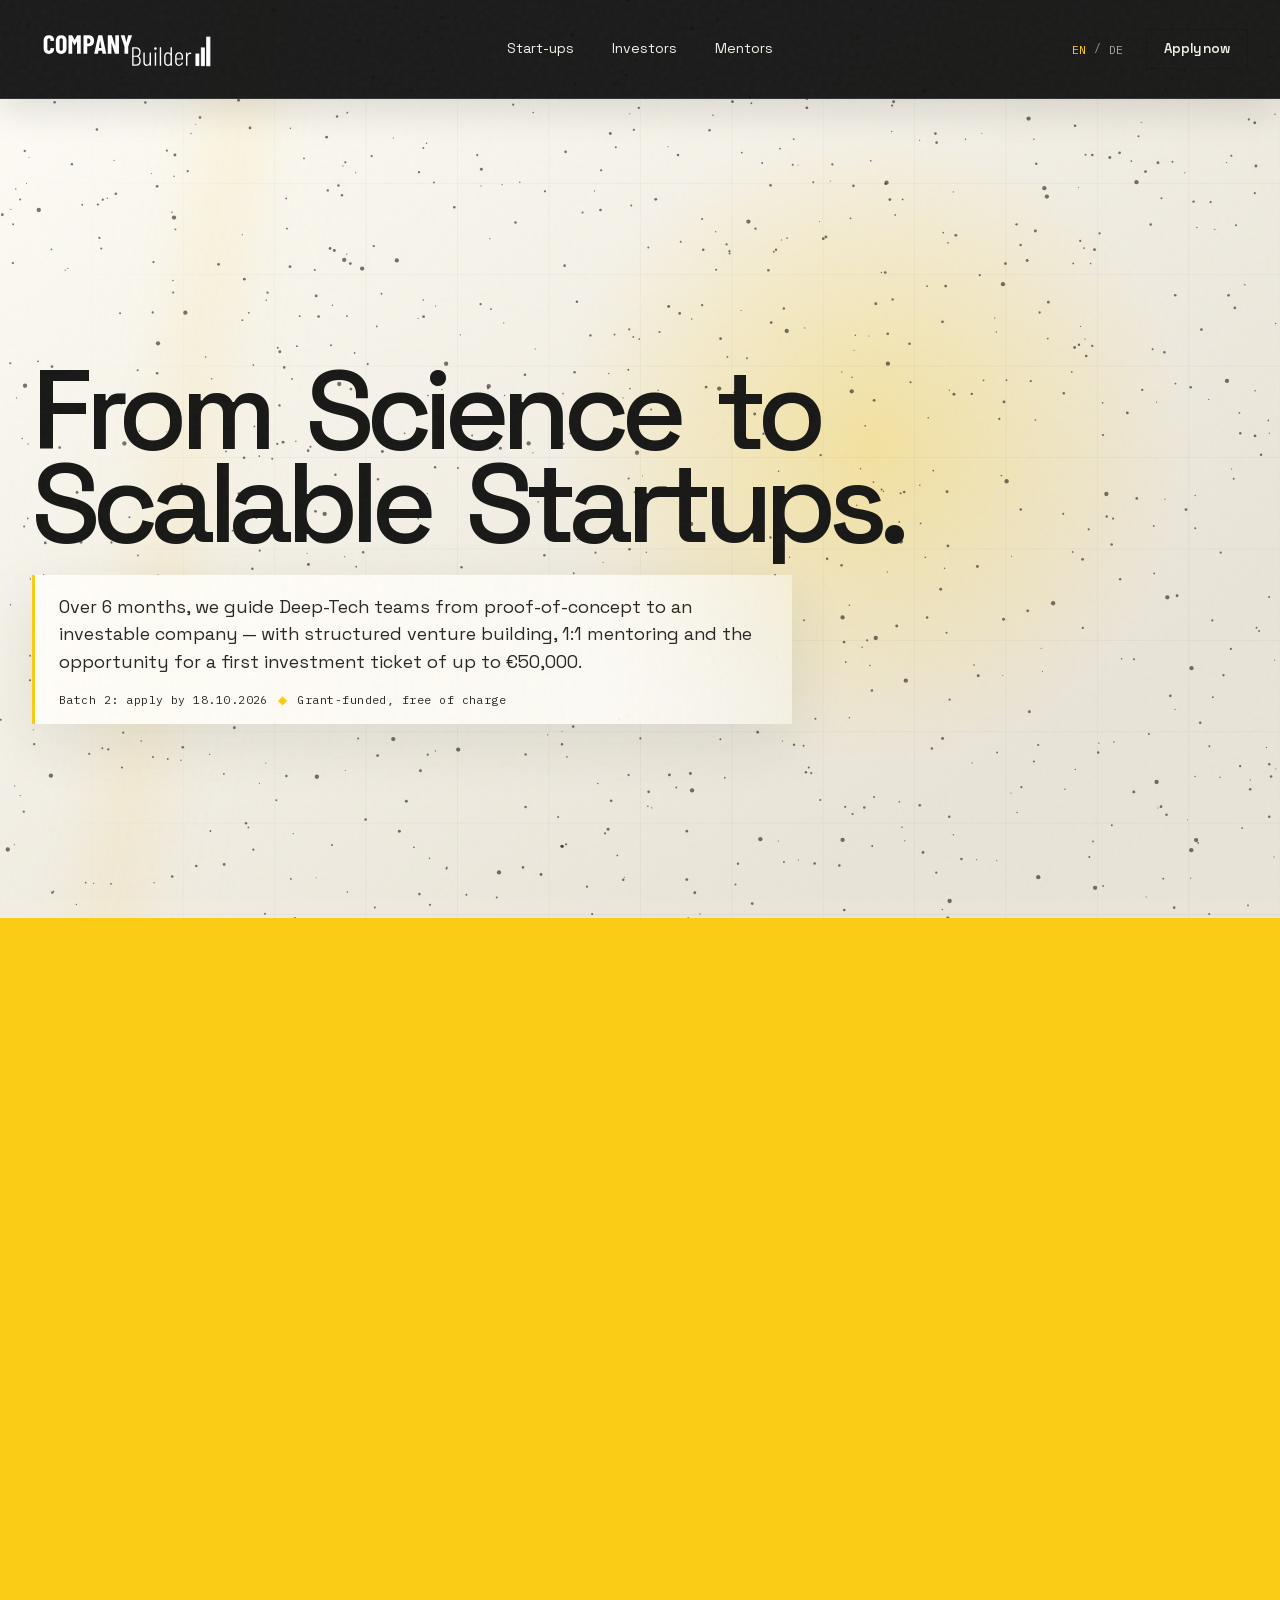
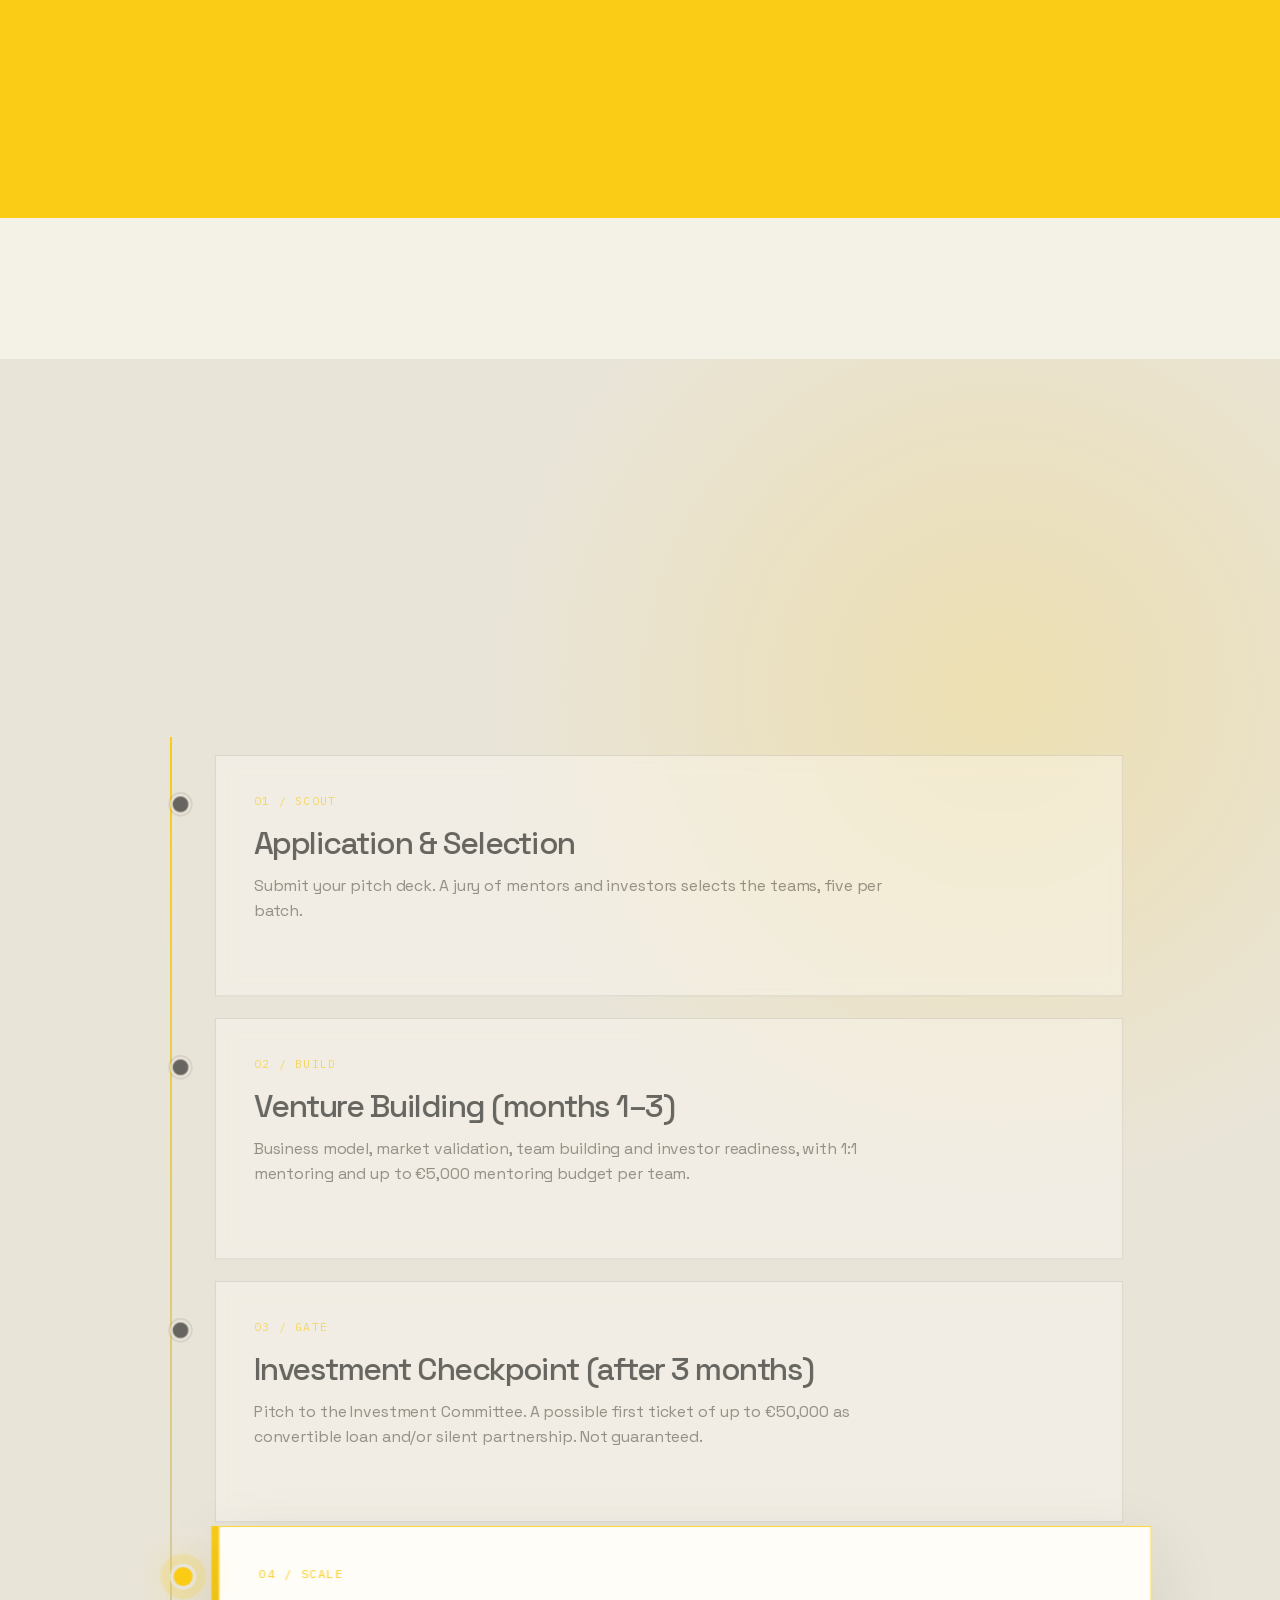
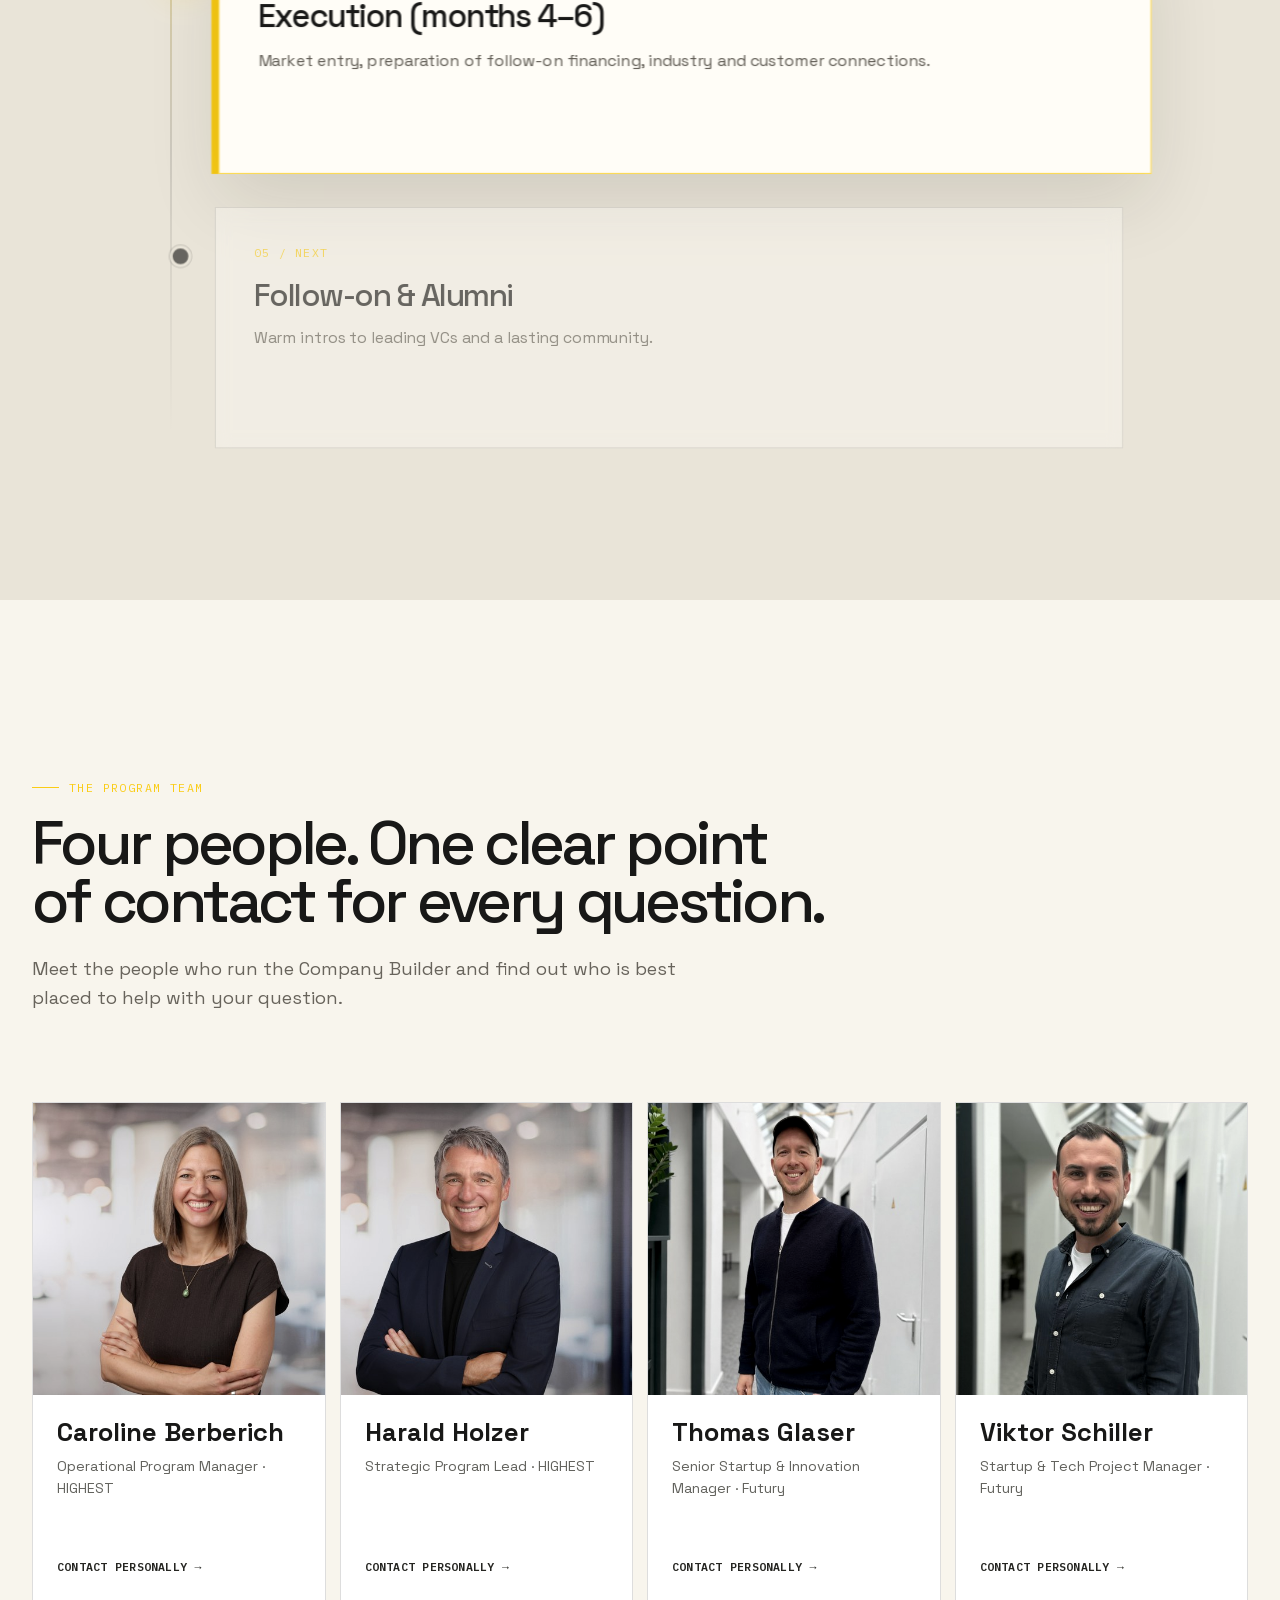
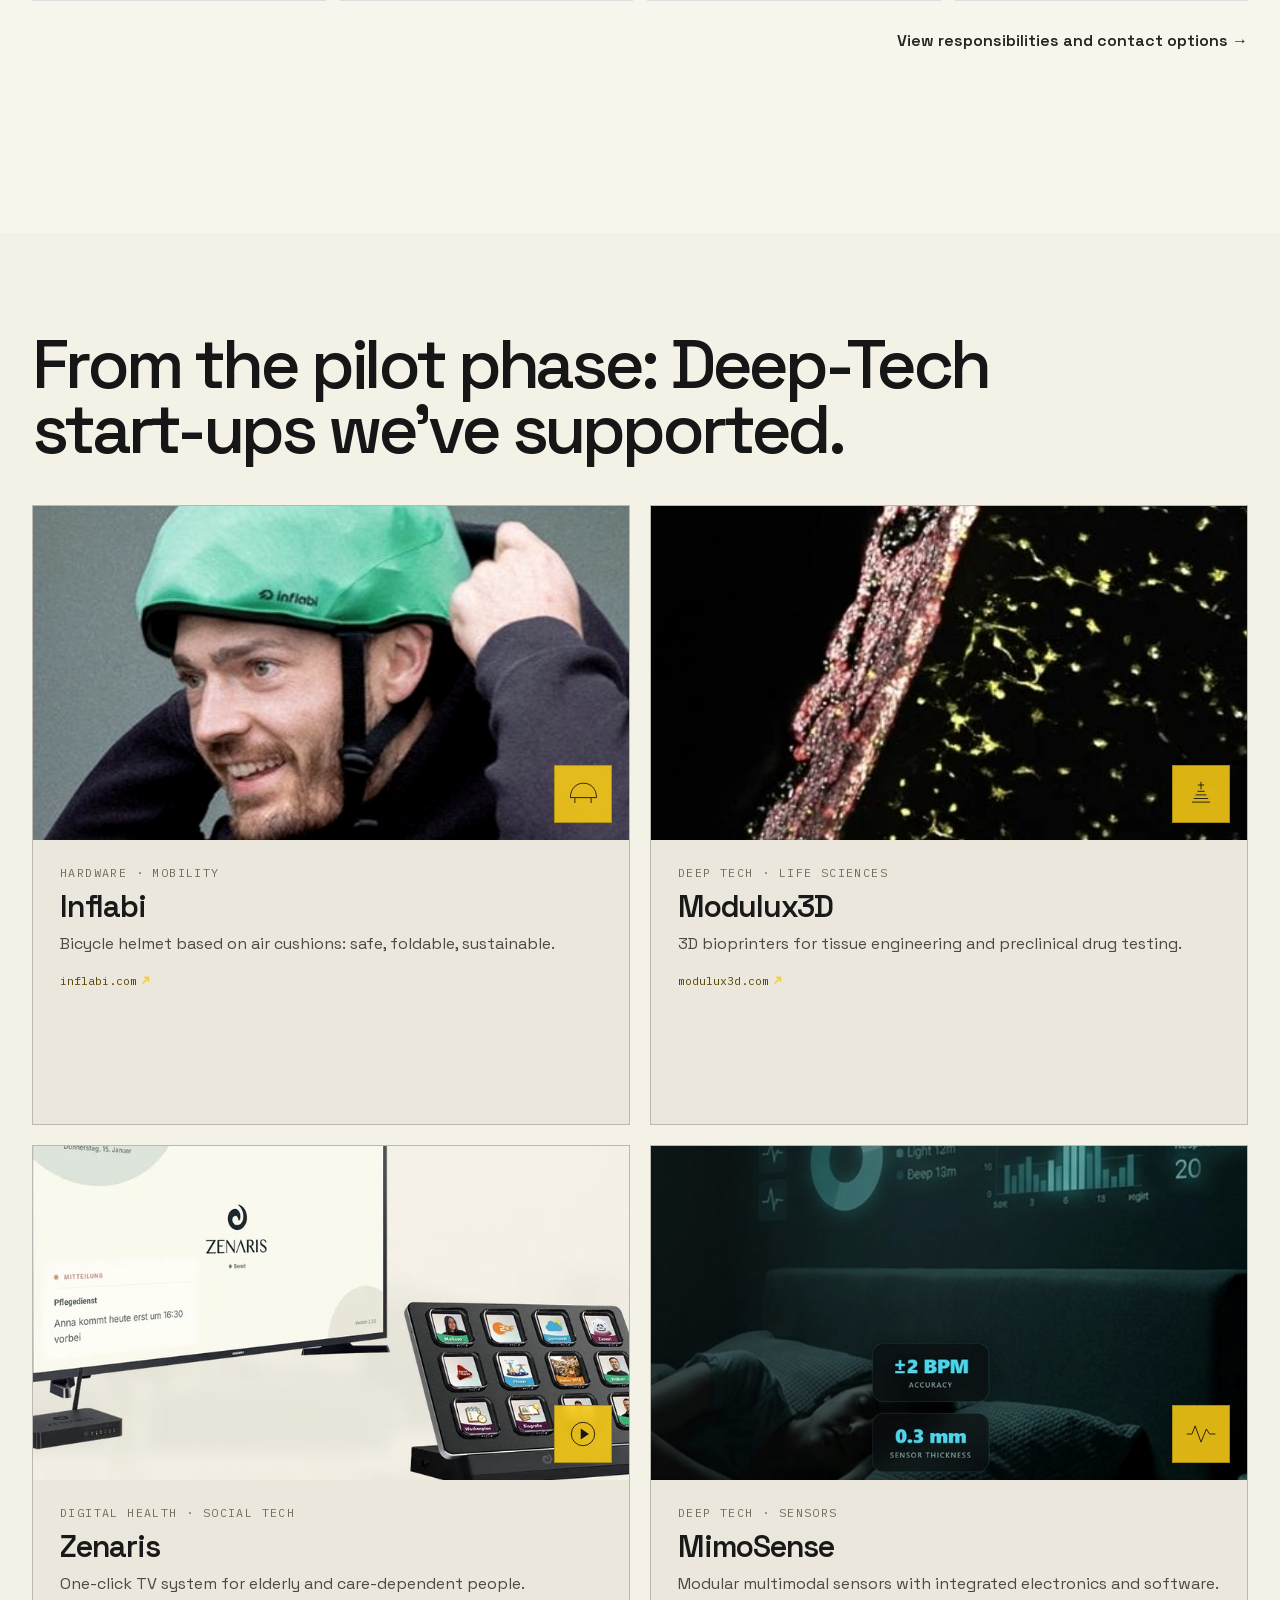
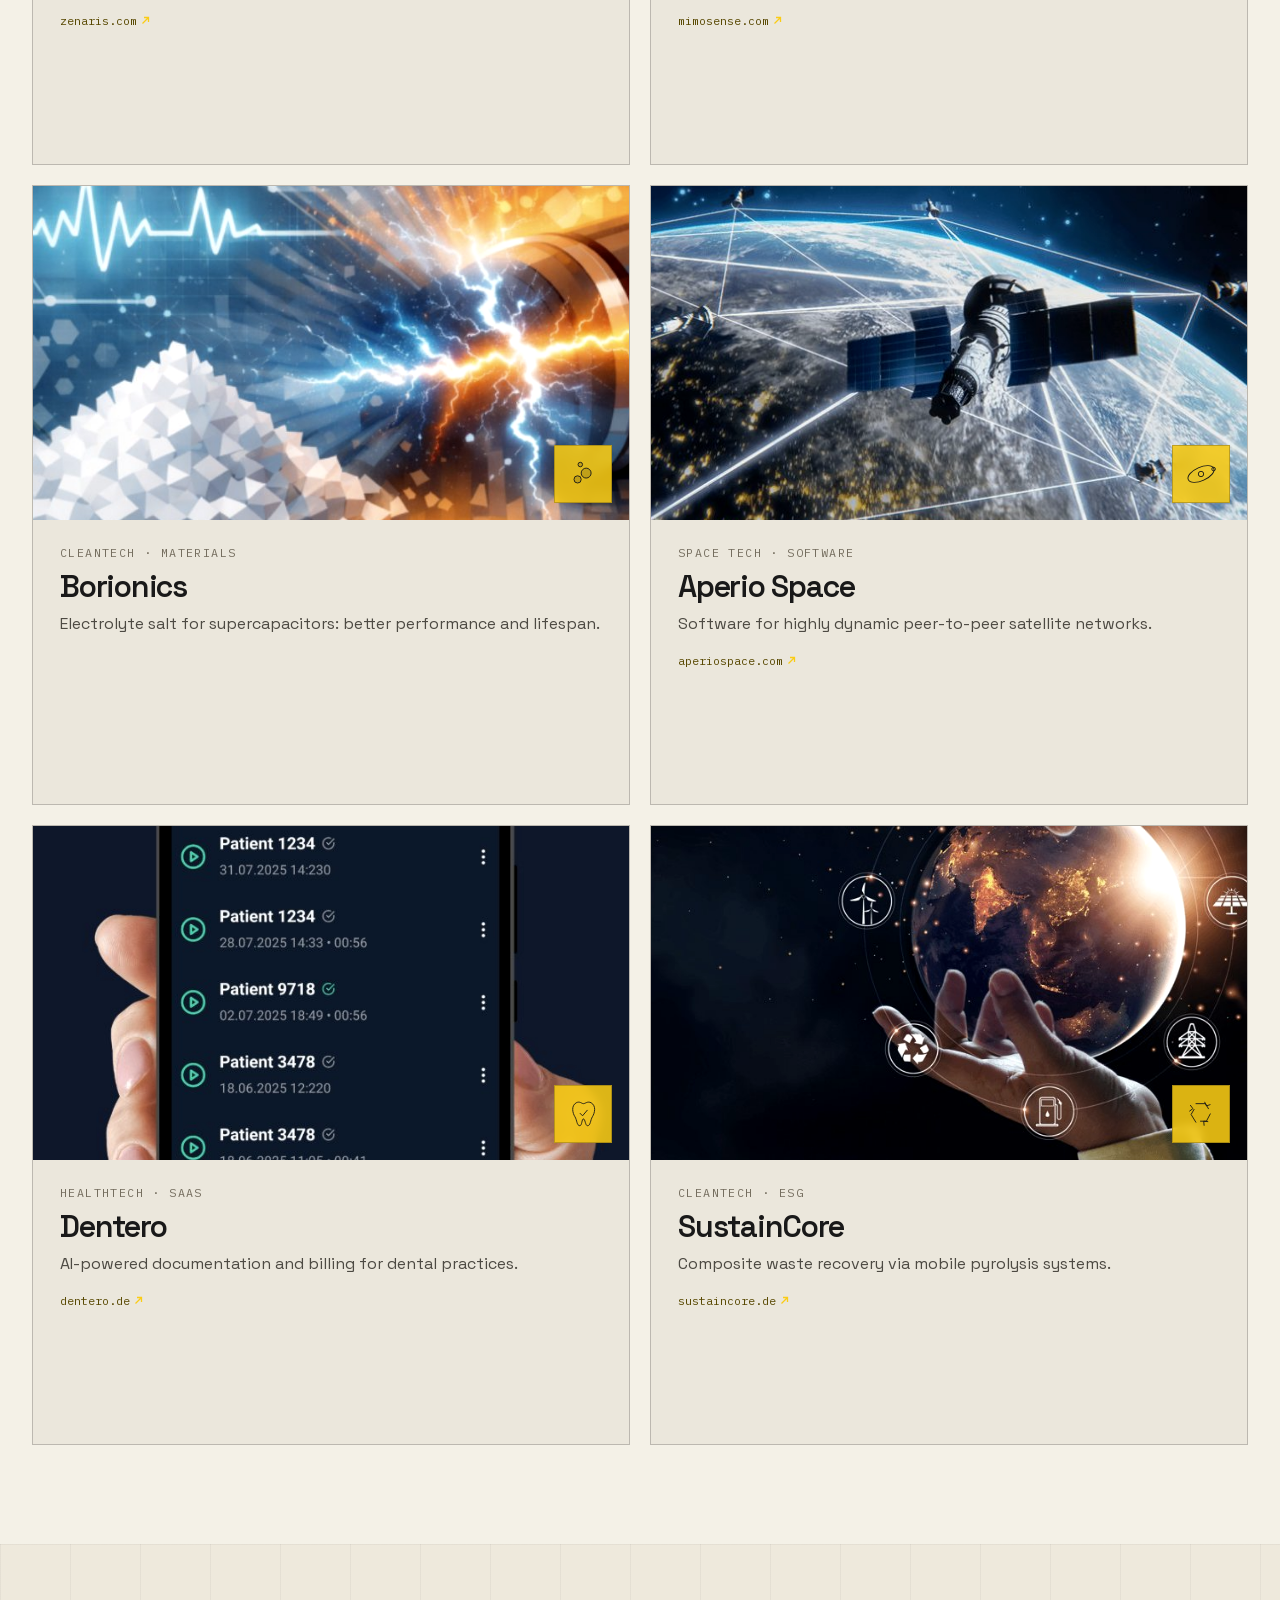
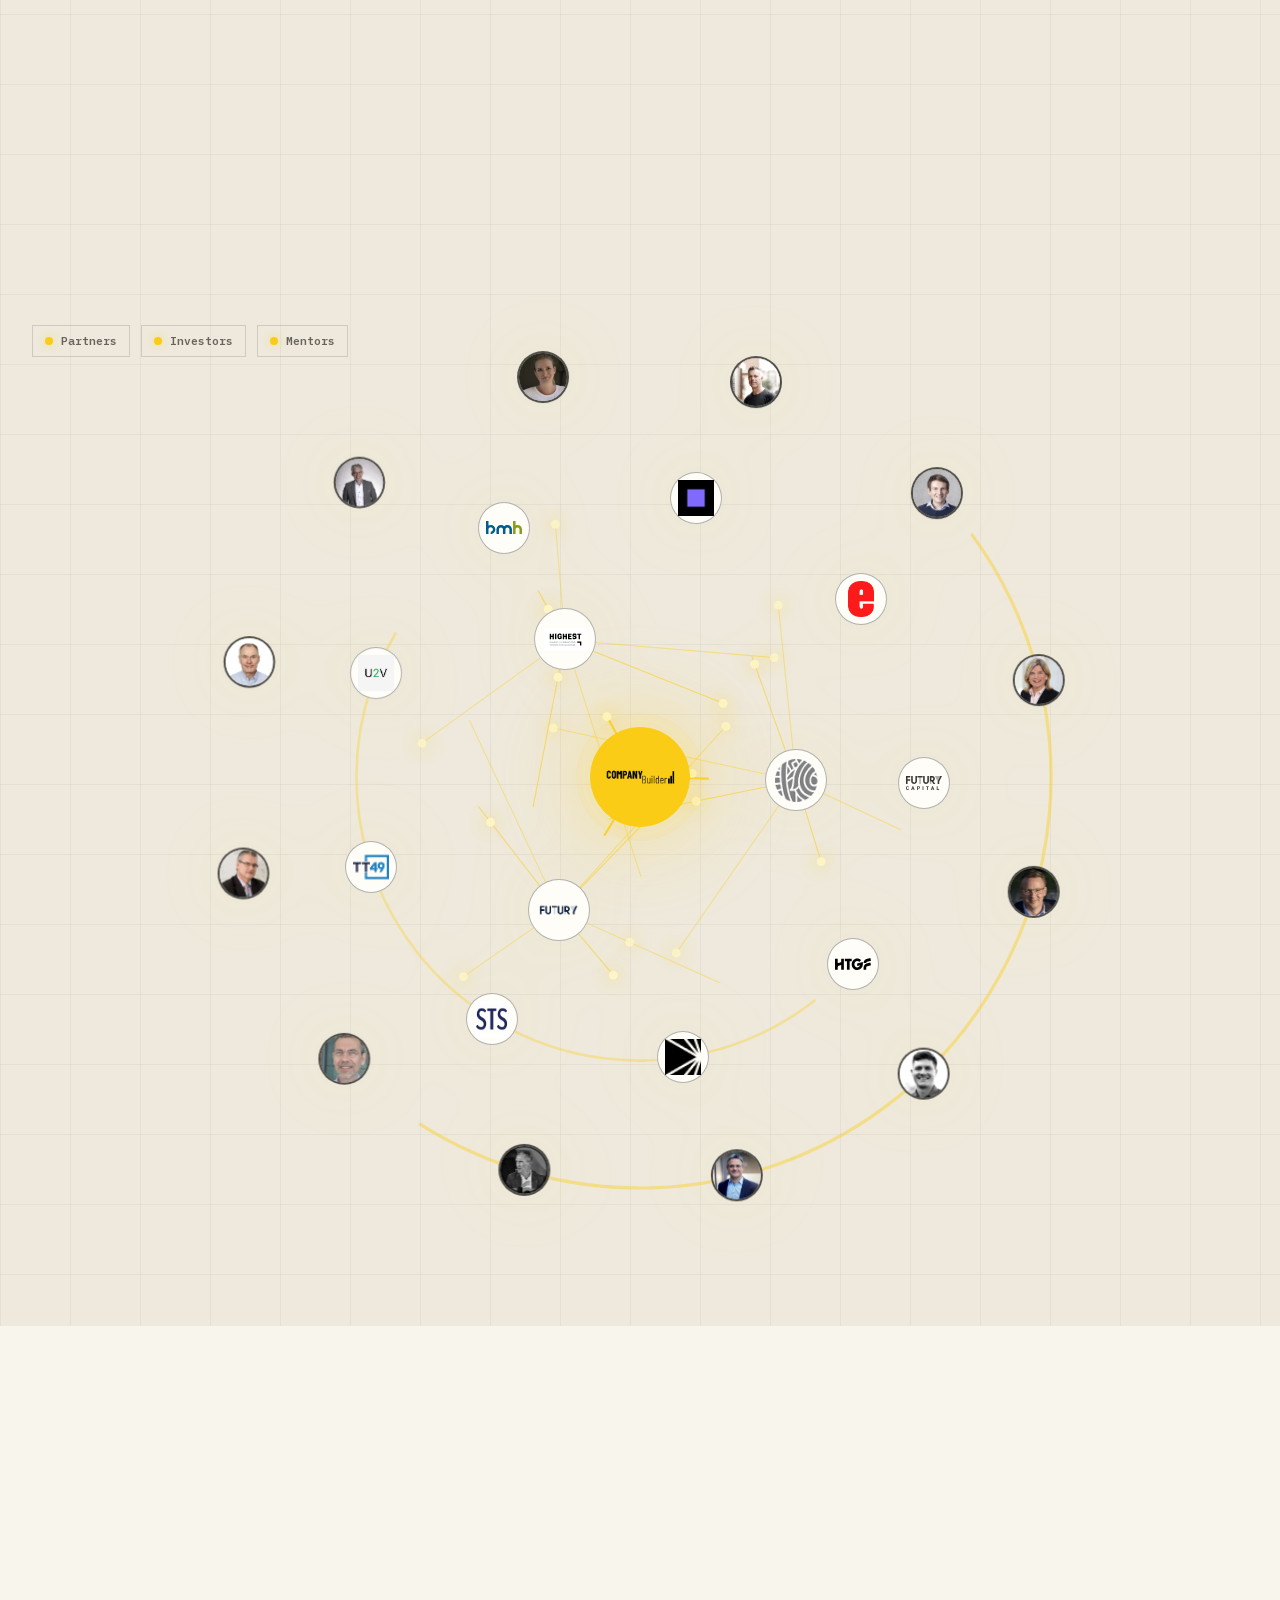
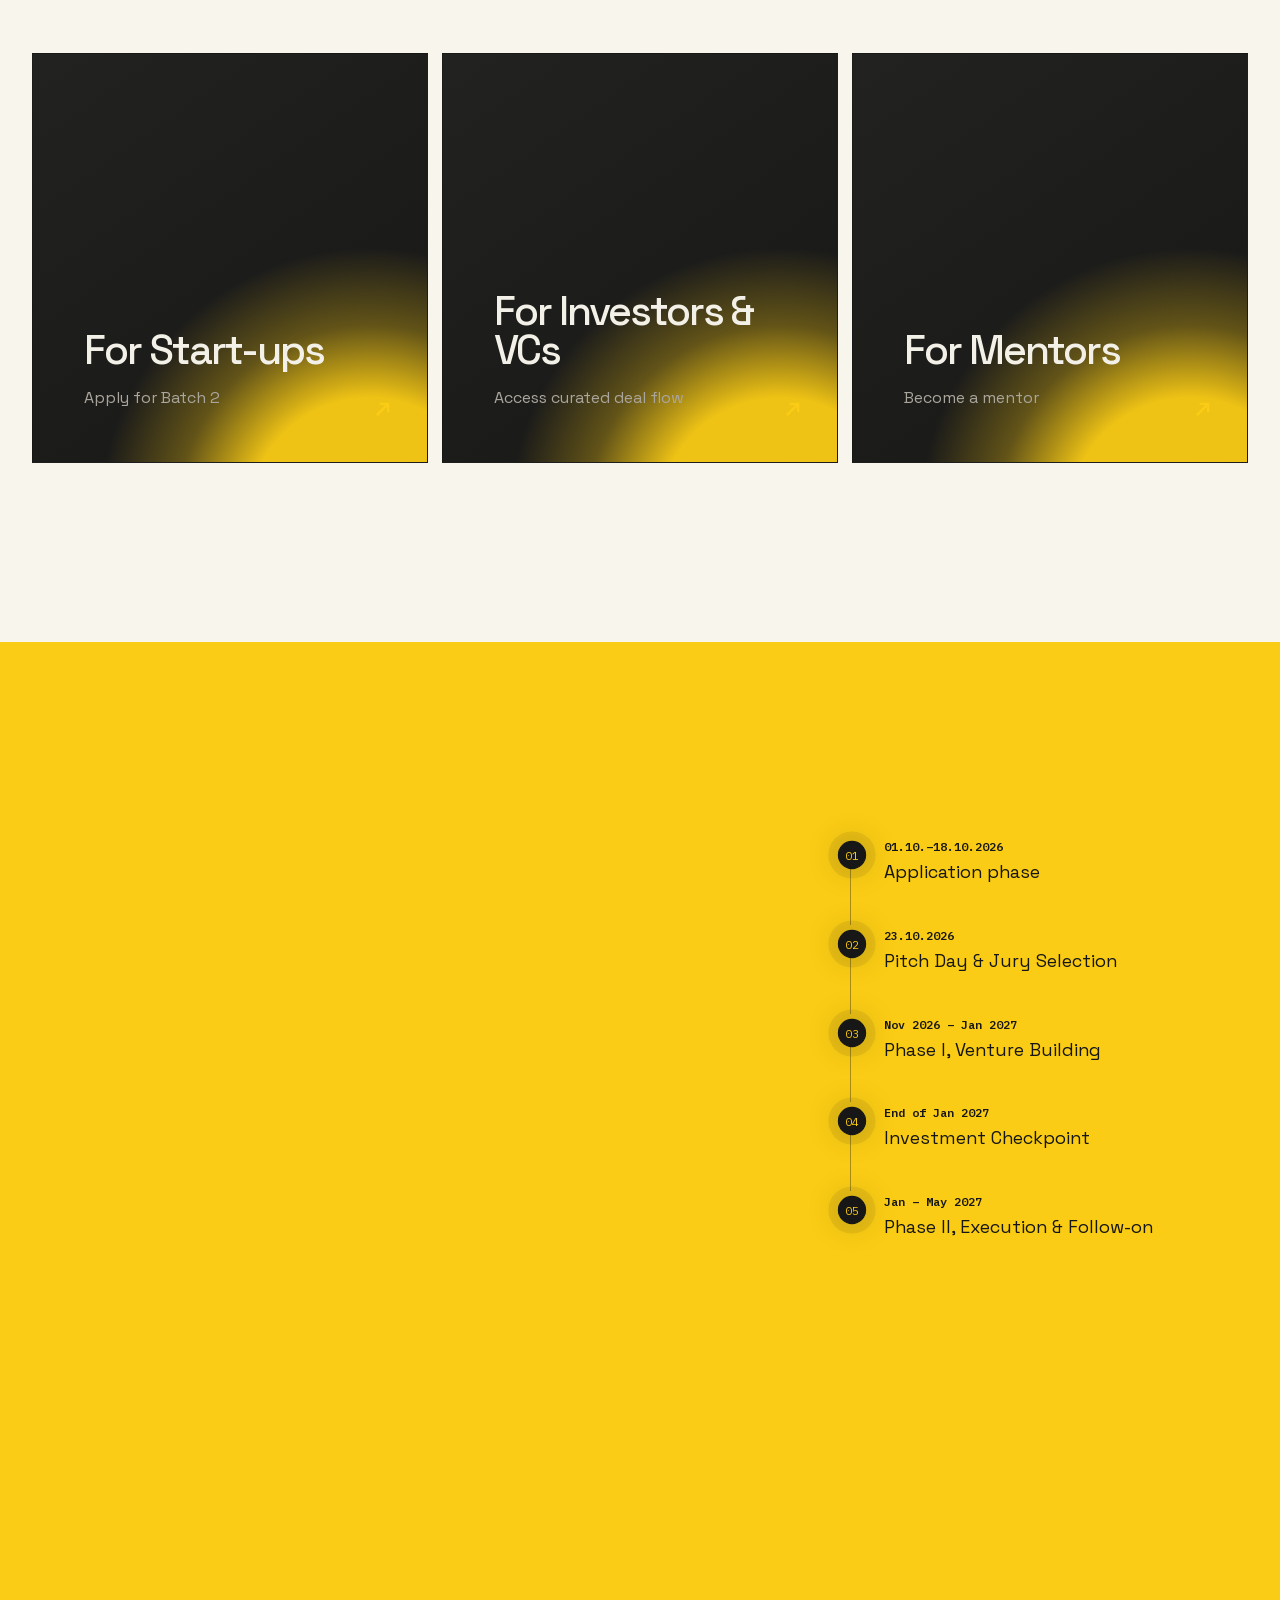
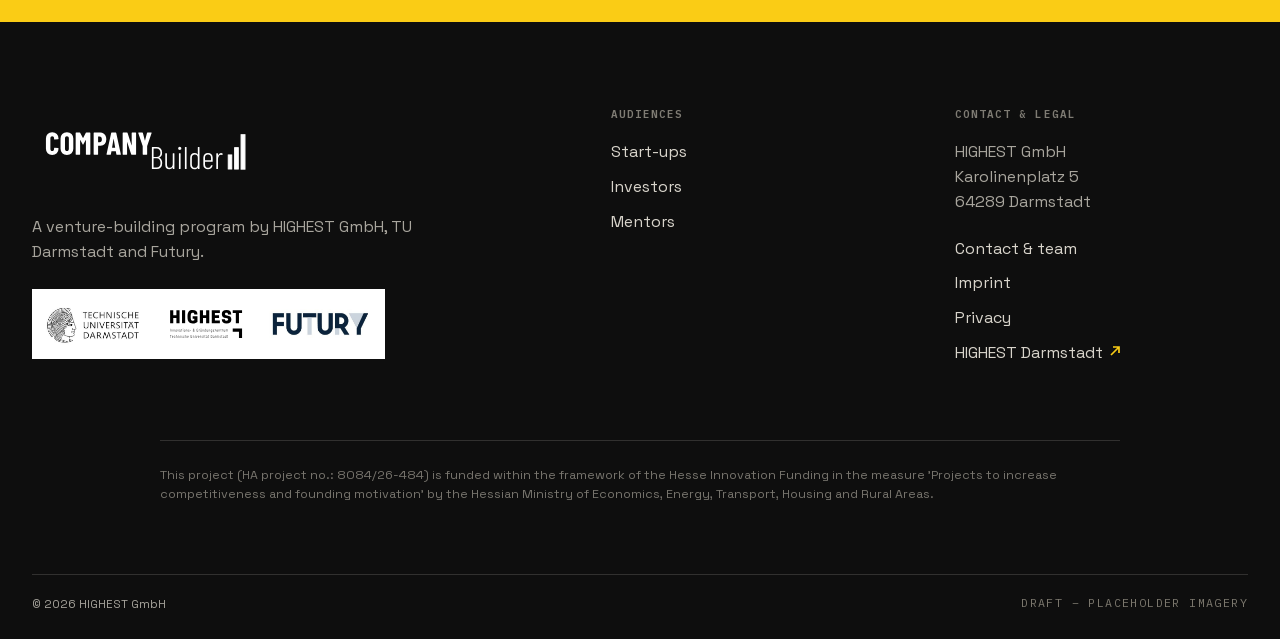
<file: index.html>
<!doctype html>
<html lang="en">
<head>
  <meta charset="utf-8">
  <meta name="viewport" content="width=device-width, initial-scale=1">
  <meta name="description" content="HIGHEST &amp; FUTURY Company Builder: a six-month venture-building program for Deep-Tech teams from science.">
  <meta name="theme-color" content="#1c1c1c">
  <title>HIGHEST &amp; FUTURY Company Builder</title>
  <script>document.documentElement.classList.add('js');</script>
  <link rel="stylesheet" href="assets/css/homepage.css">
</head>
<body>

  <div class="intro" data-intro aria-hidden="true">
    <button class="intro-skip" type="button" data-intro-skip data-i18n="introSkip">Skip intro</button>
    <div class="intro-particles" data-intro-particles></div>
    <p class="intro-wordmark" aria-label="HIGHEST and FUTURY Company Builder" data-intro-wordmark>HIGHEST × FUTURY</p>
  </div>

  <div class="page-wipe" aria-hidden="true"></div>

  <!-- Globale Navigation der animierten Startseite -->
  <header class="site-header" data-header>
    <a class="brand" href="#top" aria-label="Company Builder home">
      <img src="assets/img/company-builder-logo-white.svg" alt="HIGHEST and FUTURY Company Builder" width="300" height="112">
    </a>
    <nav class="main-nav" aria-label="Primary navigation">
      <a href="startups.html" data-i18n="navStartups">Start-ups</a>
      <a href="investoren.html" data-i18n="navInvestors">Investors</a>
      <a href="mentorinnen.html" data-i18n="navMentors">Mentors</a>
    </nav>
    <div class="header-actions">
      <div class="language-switch" aria-label="Language">
        <button type="button" data-language="en" aria-pressed="true">EN</button>
        <span aria-hidden="true">/</span>
        <button type="button" data-language="de" aria-pressed="false">DE</button>
      </div>
      <a class="button button-small magnetic" href="https://form.typeform.com/to/P17u3cuQ" target="_blank" rel="noreferrer" data-i18n="applyNow">Apply now</a>
    </div>
  </header>

  <!-- Programmgeschichte, Referenzen, Netzwerk und Bewerbung -->
  <main id="main">
    <section class="hero" id="top" aria-labelledby="hero-title" data-hero>
      <div class="hero-stage">
        <!-- Ruhiger Realfilm-Hintergrund; Text und Partikelsystem bleiben klar im Vordergrund. -->
        <video class="hero-video" data-hero-video autoplay muted loop playsinline preload="metadata" aria-hidden="true">
          <source src="assets/video/hero-circuit-board.mp4" type="video/mp4">
        </video>
        <canvas class="hero-canvas" data-hero-canvas aria-hidden="true"></canvas>
        <div class="hero-grid" aria-hidden="true"></div>
        <div class="hero-content shell">
          <div class="hero-copy">
            <h1 id="hero-title" data-split data-i18n="heroTitle">From Science to Scalable Startups.</h1>
            <div class="hero-info-panel">
              <p class="hero-lead" data-i18n="heroLead">Over 6 months, we guide Deep-Tech teams from proof-of-concept to an investable company — with structured venture building, 1:1 mentoring and the opportunity for a first investment ticket of up to €50,000.</p>
              <div class="hero-chips" aria-label="Batch information">
                <span data-i18n="batchChip">Batch 2: apply by 18.10.2026</span>
                <span data-i18n="freeChip">Grant-funded, free of charge</span>
              </div>
            </div>
          </div>
        </div>
      </div>
    </section>

    <section class="marquee" aria-label="Deep Tech focus areas" data-marquee>
      <div class="marquee-track" data-marquee-track>
        <div class="marquee-set"><span>AI &amp; Machine Learning</span><i>◆</i><span>Cybersecurity</span><i>◆</i><span>Climate Tech</span><i>◆</i><span>Biotech &amp; Life Sciences</span><i>◆</i><span>Materials Science</span><i>◆</i><span>Hardware</span><i>◆</i><span>SaaS</span><i>◆</i></div>
        <div class="marquee-set" aria-hidden="true"><span>AI &amp; Machine Learning</span><i>◆</i><span>Cybersecurity</span><i>◆</i><span>Climate Tech</span><i>◆</i><span>Biotech &amp; Life Sciences</span><i>◆</i><span>Materials Science</span><i>◆</i><span>Hardware</span><i>◆</i><span>SaaS</span><i>◆</i></div>
      </div>
    </section>

    <section class="section overview" id="glance" aria-labelledby="glance-title">
      <div class="shell">
        <div class="section-heading reveal"><p class="eyebrow" data-i18n="glanceEyebrow">At a glance</p><h2 id="glance-title" data-i18n="glanceTitle">A focused path from proof-of-concept to investment readiness.</h2></div>
        <div class="stats-grid">
          <article class="stat-card reveal" data-stat><svg class="stat-icon ring-icon" viewBox="0 0 80 80" aria-hidden="true"><g></g></svg><strong><span data-count="6" data-count-kind="number">6</span> <small data-i18n="months">months</small></strong><p data-i18n="statMonths">structured venture building per batch</p></article>
          <article class="stat-card reveal" data-stat><svg class="stat-icon coin-icon" viewBox="0 0 80 80" aria-hidden="true"><ellipse cx="40" cy="62" rx="24" ry="7"/><ellipse cx="40" cy="50" rx="24" ry="7"/><ellipse cx="40" cy="38" rx="24" ry="7"/></svg><strong><span data-count="50000" data-count-kind="currency">€50,000</span></strong><p data-i18n="statFirstTicket">possible investment ticket after 3 months</p></article>
          <article class="stat-card reveal" data-stat><svg class="stat-icon speech-icon" viewBox="0 0 80 80" aria-hidden="true"><path d="M14 18h52v34H39L25 64V52H14z"/></svg><strong><span data-count="5000" data-count-kind="currency">€5,000</span></strong><p data-i18n="statMentoring">budget for top-level mentoring per team</p></article>
          <article class="stat-card reveal" data-stat><svg class="stat-icon dots-icon" viewBox="0 0 80 80" aria-hidden="true"><circle cx="14" cy="40" r="6"/><circle cx="27" cy="40" r="6"/><circle cx="40" cy="40" r="6"/><circle cx="53" cy="40" r="6"/><circle cx="66" cy="40" r="6"/></svg><strong><span data-count="5" data-count-kind="number">5</span> <small data-i18n="teams">teams</small></strong><p data-i18n="statTeams">per batch, curated</p></article>
          <article class="stat-card reveal" data-stat><svg class="stat-icon bar-icon" viewBox="0 0 80 80" aria-hidden="true"><path d="M14 66h52"/><rect x="18" y="48" width="9" height="18"/><rect x="35" y="34" width="9" height="32"/><rect x="52" y="16" width="9" height="50"/></svg><strong><span data-count="500000" data-count-kind="currency">€500,000</span></strong><p data-i18n="statPreseed">possible Pre-Seed ticket from FUTURY CAPITAL after 6 months</p></article>
        </div>
        <p class="investment-note reveal"><strong data-i18n="investmentStrong">Investment is not guaranteed</strong><span data-i18n="investmentRest"> — private investors decide independently.</span></p>
      </div>
    </section>

    <section class="program-section" id="program" aria-labelledby="program-title" data-program>
      <div class="program-stage shell">
        <div class="section-heading compact reveal"><p class="eyebrow" data-i18n="programEyebrow">How the program works</p><h2 id="program-title" data-i18n="programTitle">Five checkpoints. One investable trajectory.</h2></div>
        <div class="timeline-visual">
          <svg class="timeline-path" viewBox="0 0 1200 120" preserveAspectRatio="none" aria-hidden="true"><path class="path-base" d="M40 62 C190 10 280 112 410 62 S650 10 790 62 S1010 112 1160 62"/><path class="path-progress" data-timeline-path d="M40 62 C190 10 280 112 410 62 S650 10 790 62 S1010 112 1160 62"/></svg>
          <div class="timeline-nodes" role="tablist" aria-label="Program phases">
            <button class="timeline-node active" type="button" role="tab" aria-selected="true" data-step="0"><span>01</span><b>SCOUT</b></button>
            <button class="timeline-node" type="button" role="tab" aria-selected="false" data-step="1"><span>02</span><b>BUILD</b></button>
            <button class="timeline-node gate-node" type="button" role="tab" aria-selected="false" data-step="2"><span class="gate-left"></span><span>03</span><b>GATE</b><span class="gate-right"></span><em data-i18n="gateBadge">up to €50,000</em></button>
            <button class="timeline-node" type="button" role="tab" aria-selected="false" data-step="3"><span>04</span><b>SCALE</b></button>
            <button class="timeline-node next-node" type="button" role="tab" aria-selected="false" data-step="4"><span>05</span><b>NEXT</b></button>
          </div>
        </div>
        <div class="timeline-cards">
          <article class="timeline-card active" data-timeline-card="0"><span class="timeline-number">01 / SCOUT</span><h3 data-i18n="step1Title">Application &amp; Selection</h3><p data-timeline-copy="0">Submit your pitch deck. A jury of mentors and investors selects the teams, five per batch.</p></article>
          <article class="timeline-card" data-timeline-card="1"><span class="timeline-number">02 / BUILD</span><h3 data-i18n="step2Title">Venture Building (months 1–3)</h3><p data-timeline-copy="1">Business model, market validation, team building and investor readiness, with 1:1 mentoring and up to €5,000 mentoring budget per team.</p></article>
          <article class="timeline-card" data-timeline-card="2"><span class="timeline-number">03 / GATE</span><h3 data-i18n="step3Title">Investment Checkpoint (after 3 months)</h3><p data-timeline-copy="2">Pitch to the Investment Committee. A possible first ticket of up to €50,000 as convertible loan and/or silent partnership. Not guaranteed.</p></article>
          <article class="timeline-card" data-timeline-card="3"><span class="timeline-number">04 / SCALE</span><h3 data-i18n="step4Title">Execution (months 4–6)</h3><p data-timeline-copy="3">Market entry, preparation of follow-on financing, industry and customer connections.</p></article>
          <article class="timeline-card" data-timeline-card="4"><span class="timeline-number">05 / NEXT</span><h3 data-i18n="step5Title">Follow-on &amp; Alumni</h3><p data-timeline-copy="4">Warm intros to leading VCs and a lasting community.</p><div class="next-investors" aria-label="Investor network" data-next-investors><span>BMH</span><span>D11Z</span><span>earlybird</span><span>FUTURY Capital</span><span>HTGF</span><span>First Momentum Ventures</span><span>STS Ventures</span><span>TT49</span><span>U2V</span></div></article>
        </div>
      </div>
    </section>

    <section class="section home-team-section" id="team" aria-labelledby="team-title">
      <div class="shell">
        <div class="section-heading">
          <p class="eyebrow" data-i18n="teamEyebrow">The program team</p>
          <h2 id="team-title" data-i18n="teamTitle">Four people. One clear point of contact for every question.</h2>
          <p class="section-lead" data-i18n="teamIntro">Meet the people who run the Company Builder and find out who is best placed to help with your question.</p>
        </div>
        <div class="home-team-grid">
          <a class="home-team-card" href="contact.html#caroline" data-transition-link>
            <div class="home-team-image"><img src="assets/img/team/caroline-berberich.jpg" alt="Caroline Berberich" width="500" height="500" loading="lazy"></div>
            <div class="home-team-copy"><h3>Caroline Berberich</h3><p data-i18n="teamCarolineRole">Operational Program Manager · HIGHEST</p><span data-i18n="teamContact">Contact personally →</span></div>
          </a>
          <a class="home-team-card" href="contact.html#harald" data-transition-link>
            <div class="home-team-image"><img src="assets/img/team/harald-holzer.jpg" alt="Harald Holzer" width="500" height="500" loading="lazy"></div>
            <div class="home-team-copy"><h3>Harald Holzer</h3><p data-i18n="teamHaraldRole">Strategic Program Lead · HIGHEST</p><span data-i18n="teamContact">Contact personally →</span></div>
          </a>
          <a class="home-team-card" href="contact.html#thomas" data-transition-link>
            <div class="home-team-image"><img src="assets/img/team/thomas-glaser.jpg" alt="Thomas Glaser" width="500" height="500" loading="lazy"></div>
            <div class="home-team-copy"><h3>Thomas Glaser</h3><p data-i18n="teamThomasRole">Senior Startup &amp; Innovation Manager · Futury</p><span data-i18n="teamContact">Contact personally →</span></div>
          </a>
          <a class="home-team-card" href="contact.html#viktor" data-transition-link>
            <div class="home-team-image"><img src="assets/img/team/viktor-schiller.jpg" alt="Viktor Schiller" width="500" height="500" loading="lazy"></div>
            <div class="home-team-copy"><h3>Viktor Schiller</h3><p data-i18n="teamViktorRole">Startup &amp; Tech Project Manager · Futury</p><span data-i18n="teamContact">Contact personally →</span></div>
          </a>
        </div>
        <div class="home-team-footer"><a class="text-link" href="contact.html" data-transition-link data-i18n="teamAllContacts">View responsibilities and contact options →</a></div>
      </div>
    </section>

    <section class="proof-section" id="proof" aria-labelledby="proof-title" data-proof>
      <div class="proof-stage">
        <div class="proof-heading shell"><p class="eyebrow" data-i18n="proofEyebrow">Proof</p><h2 id="proof-title" data-i18n="proofTitle">From the pilot phase: Deep-Tech start-ups we've supported.</h2></div>
        <div class="proof-viewport"><div class="proof-track" data-proof-track>
          <a class="venture-card" href="https://inflabi.com" target="_blank" rel="noreferrer"><div class="venture-image"><img src="assets/img/ref-inflabi.jpg" alt="Inflabi foldable bicycle helmet" width="477" height="391" loading="lazy"><svg class="micro helmet" viewBox="0 0 80 80" aria-hidden="true"><path d="M12 48c0-19 12-32 29-32s29 13 29 32H12Z"/><path d="M22 49v11m36-11v11"/></svg></div><div><small>Hardware · Mobility</small><h3>Inflabi</h3><p data-i18n="inflabiText">Bicycle helmet based on air cushions: safe, foldable, sustainable.</p><span class="with-arrow">inflabi.com</span></div></a>
          <a class="venture-card" href="https://modulux3d.com" target="_blank" rel="noreferrer"><div class="venture-image"><img src="assets/img/ref-modulux3d.jpg" alt="Modulux3D tissue bioprinting" width="733" height="612" loading="lazy"><svg class="micro print" viewBox="0 0 80 80" aria-hidden="true"><path d="M20 58h40M24 50h32M28 42h24M32 34h16"/><path d="M40 13v17m-7-10h14"/></svg></div><div><small>Deep Tech · Life Sciences</small><h3>Modulux3D</h3><p data-i18n="moduluxText">3D bioprinters for tissue engineering and preclinical drug testing.</p><span class="with-arrow">modulux3d.com</span></div></a>
          <a class="venture-card" href="https://zenaris.com" target="_blank" rel="noreferrer"><div class="venture-image"><img src="assets/img/ref-zenaris.jpg" alt="Zenaris one-click television system" width="900" height="718" loading="lazy"><svg class="micro play" viewBox="0 0 80 80" aria-hidden="true"><circle cx="40" cy="40" r="26"/><path d="m35 28 18 12-18 12Z"/></svg></div><div><small>Digital Health · Social Tech</small><h3>Zenaris</h3><p data-i18n="zenarisText">One-click TV system for elderly and care-dependent people.</p><span class="with-arrow">zenaris.com</span></div></a>
          <a class="venture-card" href="https://mimosense.com" target="_blank" rel="noreferrer"><div class="venture-image"><img src="assets/img/ref-mimosense.jpg" alt="MimoSense sensor electronics" width="900" height="738" loading="lazy"><svg class="micro wave" viewBox="0 0 80 80" aria-hidden="true"><path d="M8 40h12l7-18 13 36 12-29 7 11h13"/></svg></div><div><small>Deep Tech · Sensors</small><h3>MimoSense</h3><p data-i18n="mimosenseText">Modular multimodal sensors with integrated electronics and software.</p><span class="with-arrow">mimosense.com</span></div></a>
          <article class="venture-card"><div class="venture-image"><img src="assets/img/ref-borionics.jpg" alt="Borionics material research" width="798" height="715" loading="lazy"><svg class="micro bubbles" viewBox="0 0 80 80" aria-hidden="true"><circle cx="28" cy="52" r="8"/><circle cx="47" cy="38" r="11"/><circle cx="34" cy="19" r="5"/></svg></div><div><small>Cleantech · Materials</small><h3>Borionics</h3><p data-i18n="borionicsText">Electrolyte salt for supercapacitors: better performance and lifespan.</p></div></article>
          <a class="venture-card" href="https://aperiospace.com" target="_blank" rel="noreferrer"><div class="venture-image"><img src="assets/img/ref-aperio-space.jpg" alt="Aperio Space satellite network" width="676" height="467" loading="lazy"><svg class="micro orbit" viewBox="0 0 80 80" aria-hidden="true"><ellipse cx="40" cy="40" rx="31" ry="15" transform="rotate(-24 40 40)"/><circle cx="40" cy="40" r="6"/><circle cx="68" cy="29" r="4"/></svg></div><div><small>Space Tech · Software</small><h3>Aperio Space</h3><p data-i18n="aperioText">Software for highly dynamic peer-to-peer satellite networks.</p><span class="with-arrow">aperiospace.com</span></div></a>
          <a class="venture-card" href="https://dentero.de" target="_blank" rel="noreferrer"><div class="venture-image"><img src="assets/img/ref-dentero.jpg" alt="Dentero dental practice software" width="751" height="637" loading="lazy"><svg class="micro tooth" viewBox="0 0 80 80" aria-hidden="true"><path d="M25 15c-12 7-8 23-3 31 5 8 4 20 11 20 5 0 4-15 8-15s4 15 9 15c7 0 6-12 11-20 5-8 9-24-3-31-8-4-13 2-17 2s-8-6-16-2Z"/><path d="m33 38 6 6 11-13"/></svg></div><div><small>HealthTech · SaaS</small><h3>Dentero</h3><p data-i18n="denteroText">AI-powered documentation and billing for dental practices.</p><span class="with-arrow">dentero.de</span></div></a>
          <a class="venture-card" href="https://sustaincore.de" target="_blank" rel="noreferrer"><div class="venture-image"><img src="assets/img/ref-sustaincore.jpg" alt="SustainCore composite material recovery" width="820" height="439" loading="lazy"><svg class="micro recycle" viewBox="0 0 80 80" aria-hidden="true"><path d="M28 17h22l7 12M61 39l-9 17H38M29 59 18 41l7-12"/><path d="m48 13 4 9 9-3M56 57l-10-1 1 10M14 34l8-6-6-8"/></svg></div><div><small>Cleantech · ESG</small><h3>SustainCore</h3><p data-i18n="sustaincoreText">Composite waste recovery via mobile pyrolysis systems.</p><span class="with-arrow">sustaincore.de</span></div></a>
        </div></div>
      </div>
    </section>

    <section class="section network-section" id="network" aria-labelledby="network-title" data-network><div class="shell">
      <div class="section-heading reveal"><p class="eyebrow" data-i18n="networkEyebrow">Network effect</p><h2 id="network-title" data-i18n="networkTitle">A company is never built alone.</h2><p class="section-lead" data-i18n="networkIntro">Partners and investors expand the path around your team.</p></div>
      <div class="network-legend" aria-label="Network filters"><label><input type="checkbox" checked data-network-filter="partner"><span></span><b data-i18n="partners">Partners</b></label><label><input type="checkbox" checked data-network-filter="investor"><span></span><b data-i18n="investors">Investors</b></label><label><input type="checkbox" checked data-network-filter="mentor"><span></span><b data-i18n="mentors">Mentors</b></label></div>
      <div class="network-map" data-network-map><canvas data-network-canvas aria-hidden="true"></canvas><div class="network-nodes" data-network-nodes>
        <button class="network-node center" type="button" data-network-node data-group="center" data-name="Company Builder" aria-label="Company Builder"><img src="assets/img/logo-company-builder.png" alt="" width="400" height="149"><b>Company Builder</b></button>

        <a class="network-node is-logo is-link" href="https://highest.gmbh/" target="_blank" rel="noreferrer" data-network-node data-group="partner" data-name="HIGHEST GmbH" aria-label="Website von HIGHEST GmbH öffnen"><img src="assets/img/logo-highest.svg" alt="" loading="lazy"><b>HIGHEST GmbH</b></a>
        <a class="network-node is-logo is-link" href="https://www.tu-darmstadt.de/" target="_blank" rel="noreferrer" data-network-node data-group="partner" data-name="TU Darmstadt" aria-label="Website der TU Darmstadt öffnen"><img src="assets/img/network/logo-tu-darmstadt.png" alt="" width="80" height="80" loading="lazy"><b>TU Darmstadt</b></a>
        <a class="network-node is-logo is-link" href="https://www.futury.eu/" target="_blank" rel="noreferrer" data-network-node data-group="partner" data-name="Futury" aria-label="Website von Futury öffnen"><img src="assets/img/network/logo-futury.png" alt="" width="1459" height="625" loading="lazy"><b>Futury</b></a>

        <a class="network-node is-logo is-link" href="https://www.bmh-hessen.de/" target="_blank" rel="noreferrer" data-network-node data-group="investor" data-name="BMH" aria-label="Website von BMH öffnen"><img src="assets/img/network/logo-bmh.svg" alt="" loading="lazy"><b>BMH</b></a>
        <a class="network-node is-logo is-link" href="https://d11z.com/" target="_blank" rel="noreferrer" data-network-node data-group="investor" data-name="D11Z" aria-label="Website von D11Z öffnen"><img src="assets/img/network/logo-d11z.png" alt="" width="300" height="300" loading="lazy"><b>D11Z</b></a>
        <a class="network-node is-logo is-link" href="https://earlybird.com/" target="_blank" rel="noreferrer" data-network-node data-group="investor" data-name="earlybird" aria-label="Website von earlybird öffnen"><img src="assets/img/network/logo-earlybird.png" alt="" width="64" height="64" loading="lazy"><b>earlybird</b></a>
        <a class="network-node is-logo is-link" href="https://futurycapital.vc/" target="_blank" rel="noreferrer" data-network-node data-group="investor" data-name="FUTURY Capital" aria-label="Website von FUTURY Capital öffnen"><img src="assets/img/network/logo-futury-capital.svg" alt="" loading="lazy"><b>FUTURY Capital</b></a>
        <a class="network-node is-logo is-link" href="https://www.htgf.de/" target="_blank" rel="noreferrer" data-network-node data-group="investor" data-name="HTGF" aria-label="Website des HTGF öffnen"><img src="assets/img/network/logo-htgf.svg" alt="" loading="lazy"><b>HTGF</b></a>
        <a class="network-node is-logo is-link" href="https://www.firstmomentum.vc/" target="_blank" rel="noreferrer" data-network-node data-group="investor" data-name="First Momentum Ventures" aria-label="Website von First Momentum Ventures öffnen"><img src="assets/img/network/logo-first-momentum.png" alt="" width="32" height="32" loading="lazy"><b>First Momentum Ventures</b></a>
        <a class="network-node is-logo is-link" href="https://sts-ventures.de/" target="_blank" rel="noreferrer" data-network-node data-group="investor" data-name="STS Ventures" aria-label="Website von STS Ventures öffnen"><img src="assets/img/network/logo-sts.png" alt="" width="192" height="192" loading="lazy"><b>STS Ventures</b></a>
        <a class="network-node is-logo is-link" href="https://tt49.de/" target="_blank" rel="noreferrer" data-network-node data-group="investor" data-name="TT49" aria-label="Website von TT49 öffnen"><img src="assets/img/network/logo-tt49.png" alt="" width="32" height="32" loading="lazy"><b>TT49</b></a>
        <a class="network-node is-logo is-link" href="https://u2v.vc/" target="_blank" rel="noreferrer" data-network-node data-group="investor" data-name="U2V" aria-label="Website von U2V öffnen"><img src="assets/img/network/logo-u2v.png" alt="" width="465" height="456" loading="lazy"><b>U2V</b></a>

        <button class="network-node is-portrait" type="button" data-network-node data-group="mentor" data-name="Florine von Caprivi" aria-label="Florine von Caprivi"><img src="assets/img/network/mentor-florine-von-caprivi.jpg" alt="" width="500" height="500" loading="lazy"><b>Florine von Caprivi</b></button>
        <button class="network-node is-portrait" type="button" data-network-node data-group="mentor" data-name="Thomas Biermann" aria-label="Thomas Biermann"><img src="assets/img/network/mentor-thomas-biermann.jpg" alt="" width="500" height="500" loading="lazy"><b>Thomas Biermann</b></button>
        <button class="network-node is-portrait" type="button" data-network-node data-group="mentor" data-name="Martin Krech" aria-label="Dr.-Ing. Martin Krech"><img src="assets/img/network/mentor-martin-krech.jpg" alt="" width="500" height="500" loading="lazy"><b>Dr.-Ing. Martin Krech</b></button>
        <button class="network-node is-portrait" type="button" data-network-node data-group="mentor" data-name="Bettina Laurick" aria-label="Bettina Laurick"><img src="assets/img/network/mentor-bettina-laurick.jpg" alt="" width="500" height="500" loading="lazy"><b>Bettina Laurick</b></button>
        <button class="network-node is-portrait" type="button" data-network-node data-group="mentor" data-name="Michael Gaenzler" aria-label="Michael Gaenzler"><img src="assets/img/network/mentor-michael-gaenzler.jpg" alt="" width="500" height="500" loading="lazy"><b>Michael Gaenzler</b></button>
        <button class="network-node is-portrait" type="button" data-network-node data-group="mentor" data-name="Yannic Ambach" aria-label="Yannic Ambach"><img src="assets/img/network/mentor-yannic-ambach.jpg" alt="" width="500" height="500" loading="lazy"><b>Yannic Ambach</b></button>
        <button class="network-node is-portrait" type="button" data-network-node data-group="mentor" data-name="Bernd Hetterscheidt" aria-label="Bernd Hetterscheidt"><img src="assets/img/network/mentor-bernd-hetterscheidt.jpg" alt="" width="500" height="500" loading="lazy"><b>Bernd Hetterscheidt</b></button>
        <button class="network-node is-portrait" type="button" data-network-node data-group="mentor" data-name="Rainer Hetzer" aria-label="Rainer Hetzer"><img src="assets/img/network/mentor-rainer-hetzer.jpg" alt="" width="500" height="500" loading="lazy"><b>Rainer Hetzer</b></button>
        <button class="network-node is-portrait" type="button" data-network-node data-group="mentor" data-name="Laurent Guyard" aria-label="Laurent Guyard"><img src="assets/img/network/mentor-laurent-guyard.jpg" alt="" width="500" height="500" loading="lazy"><b>Laurent Guyard</b></button>
        <button class="network-node is-portrait" type="button" data-network-node data-group="mentor" data-name="Elmar Goetz" aria-label="Elmar Goetz"><img src="assets/img/network/mentor-elmar-goetz.jpg" alt="" width="500" height="500" loading="lazy"><b>Elmar Goetz</b></button>
        <button class="network-node is-portrait" type="button" data-network-node data-group="mentor" data-name="Albrecht Krey" aria-label="Albrecht Krey"><img src="assets/img/network/mentor-albrecht-krey.jpg" alt="" width="500" height="500" loading="lazy"><b>Albrecht Krey</b></button>
        <button class="network-node is-portrait" type="button" data-network-node data-group="mentor" data-name="Peter Scherer" aria-label="Peter Scherer"><img src="assets/img/network/mentor-peter-scherer.jpg" alt="" width="500" height="500" loading="lazy"><b>Peter Scherer</b></button>
      </div></div>
    </div></section>

    <section class="section portals" aria-labelledby="portals-title"><div class="shell">
      <div class="section-heading reveal"><p class="eyebrow" data-i18n="doorsEyebrow">Choose your door</p><h2 id="portals-title" data-i18n="doorsTitle">Enter from your perspective.</h2></div>
      <div class="portal-grid"><a class="portal-card" href="startups.html" data-portal="startup" data-transition-link><span>01</span><h3 data-i18n="portalStartup">For Start-ups</h3><p data-i18n="portalStartupCta">Apply for Batch 2</p><b class="with-arrow" aria-hidden="true"></b></a><a class="portal-card" href="investoren.html" data-portal="investor" data-transition-link><span>02</span><h3 data-i18n="portalInvestor">For Investors &amp; VCs</h3><p data-i18n="portalInvestorCta">Access curated deal flow</p><b class="with-arrow" aria-hidden="true"></b></a><a class="portal-card" href="mentorinnen.html" data-portal="mentor" data-transition-link><span>03</span><h3 data-i18n="portalMentor">For Mentors</h3><p data-i18n="portalMentorCta">Become a mentor</p><b class="with-arrow" aria-hidden="true"></b></a></div>
    </div></section>

    <section class="apply-section" id="apply" aria-labelledby="apply-title"><div class="shell apply-grid">
      <div class="apply-copy reveal"><p class="eyebrow" data-i18n="scheduleEyebrow">Batch 2 · 2026/27</p><h2 id="apply-title" data-i18n="scheduleTitle">Your next six months can change the trajectory.</h2><div class="countdown" data-countdown aria-label="Countdown to application deadline"><div><strong data-countdown-days>00</strong><span data-i18n="days">Days</span></div><div><strong data-countdown-hours>00</strong><span data-i18n="hours">Hours</span></div><div><strong data-countdown-minutes>00</strong><span data-i18n="minutes">Minutes</span></div><div><strong data-countdown-seconds>00</strong><span data-i18n="seconds">Seconds</span></div></div><p class="countdown-closed" data-countdown-closed hidden data-i18n="closed">Applications for Batch 2 are closed. Contact us for the next opportunity.</p><a class="button button-primary button-large magnetic" href="https://form.typeform.com/to/P17u3cuQ" target="_blank" rel="noreferrer" data-apply-button><span data-i18n="applyArrow">Apply now →</span></a><a class="privacy-link with-arrow" href="https://highestbuilder.com/privacy-applications/" target="_blank" rel="noreferrer" data-i18n="applicationPrivacy">Privacy information for applications</a><p class="apply-meta" data-i18n="applyMeta">Free of charge (de-minimis aid approx. €8,400) · Hesse, Rhine-Main &amp; Germany-wide · No finished product required</p></div>
      <ol class="schedule" data-schedule><li class="reveal"><time>01.10.–18.10.2026</time><span data-i18n="date1">Application phase</span></li><li class="reveal"><time>23.10.2026</time><span data-i18n="date2">Pitch Day &amp; Jury Selection</span></li><li class="reveal"><time>Nov 2026 – Jan 2027</time><span data-i18n="date3">Phase I, Venture Building</span></li><li class="reveal"><time data-i18n="date4Time">End of Jan 2027</time><span data-i18n="date4">Investment Checkpoint</span></li><li class="reveal"><time>Jan – May 2027</time><span data-i18n="date5">Phase II, Execution &amp; Follow-on</span></li></ol>
    </div></section>
  </main>

  <!-- Einheitlicher Footer auf allen Seiten -->
  <footer class="site-footer">
    <div class="footer-main">
      <div class="footer-brand"><img class="footer-logo" src="assets/img/company-builder-logo-white.svg" alt="HIGHEST &amp; FUTURY Company Builder" width="300" height="112"><p data-i18n="footerProgram">A venture-building program by HIGHEST GmbH, TU Darmstadt and Futury.</p><div class="partner-logos" role="group" aria-label="TU Darmstadt, HIGHEST and Futury"><span class="partner-logo-crop partner-logo-tu"><img src="assets/img/partners-tud-highest-futury.jpg" alt="TU Darmstadt" width="1238" height="210" loading="lazy"></span><img class="partner-logo-highest" src="assets/img/logo-highest.svg" alt="HIGHEST" width="328" height="180" loading="lazy"><span class="partner-logo-crop partner-logo-futury"><img src="assets/img/partners-tud-highest-futury.jpg" alt="Futury" width="1238" height="210" loading="lazy"></span></div></div>
      <nav class="footer-col" aria-label="Audiences"><h2 data-i18n="footerAudiences">Audiences</h2><a href="startups.html" data-i18n="navStartups">Start-ups</a><a href="investoren.html" data-i18n="navInvestors">Investors</a><a href="mentorinnen.html" data-i18n="navMentors">Mentors</a></nav>
      <div class="footer-col"><h2 data-i18n="footerContactLegal">Contact &amp; legal</h2><address>HIGHEST GmbH<br>Karolinenplatz 5<br>64289 Darmstadt</address><a href="contact.html" data-i18n="footerContact">Contact</a><a href="impressum.html" data-i18n="imprint">Imprint</a><a href="datenschutz.html" data-i18n="privacy">Privacy</a><a class="with-arrow" href="https://highest-darmstadt.de/de/" target="_blank" rel="noreferrer">HIGHEST Darmstadt</a></div>
    </div>
    <p class="footer-funding" data-i18n="funding">This project (HA project no.: 8084/26-484) is funded within the framework of the Hesse Innovation Funding in the measure 'Projects to increase competitiveness and founding motivation' by the Hessian Ministry of Economics, Energy, Transport, Housing and Rural Areas.</p>
    <div class="footer-bottom"><span>© 2026 HIGHEST GmbH</span><span class="draft-label">DRAFT – placeholder imagery</span></div>
  </footer>

  <script src="assets/js/vendor/gsap.min.js"></script>
  <script src="assets/js/vendor/ScrollTrigger.min.js"></script>
  <script src="assets/js/vendor/lenis.min.js"></script>
  <script src="assets/js/i18n.js"></script>
  <script src="assets/js/hero.js"></script>
  <script src="assets/js/timeline.js"></script>
  <script src="assets/js/network.js"></script>
  <script src="assets/js/main.js"></script>
</body>
</html>
</file>
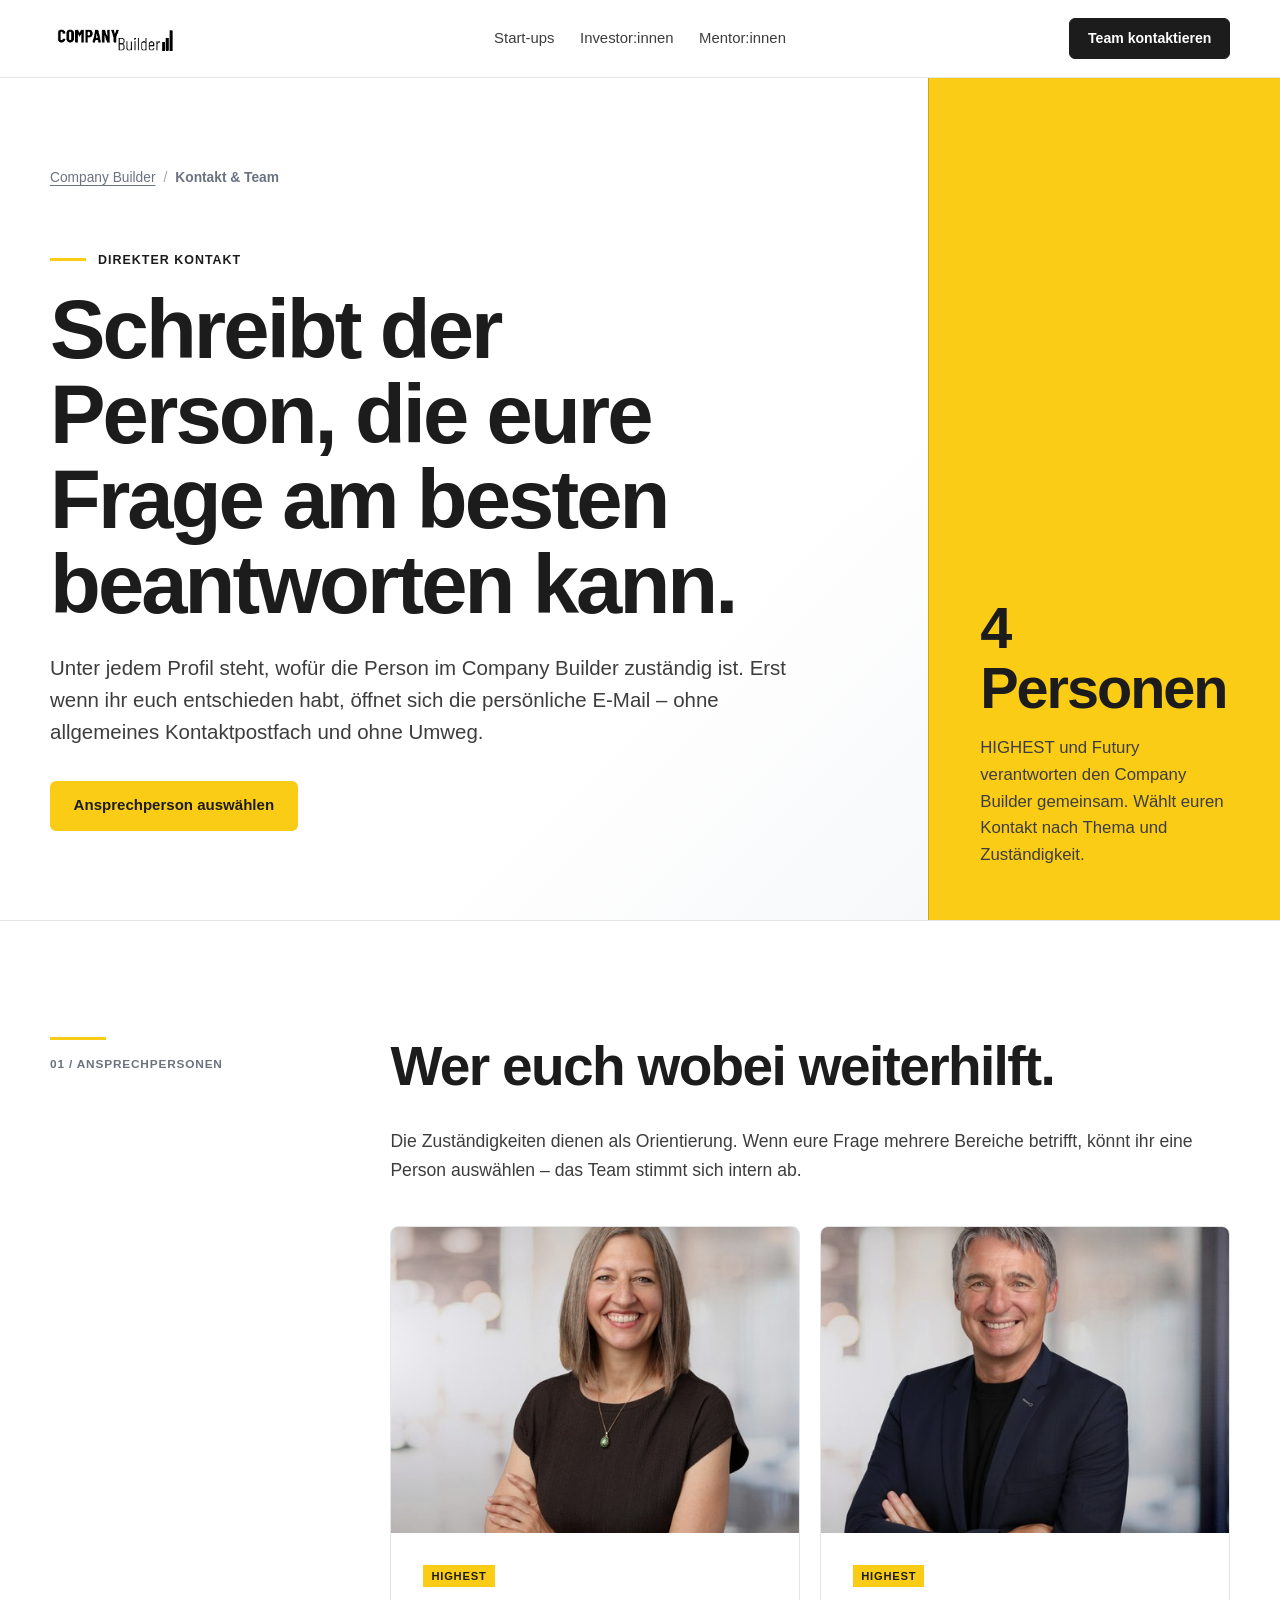
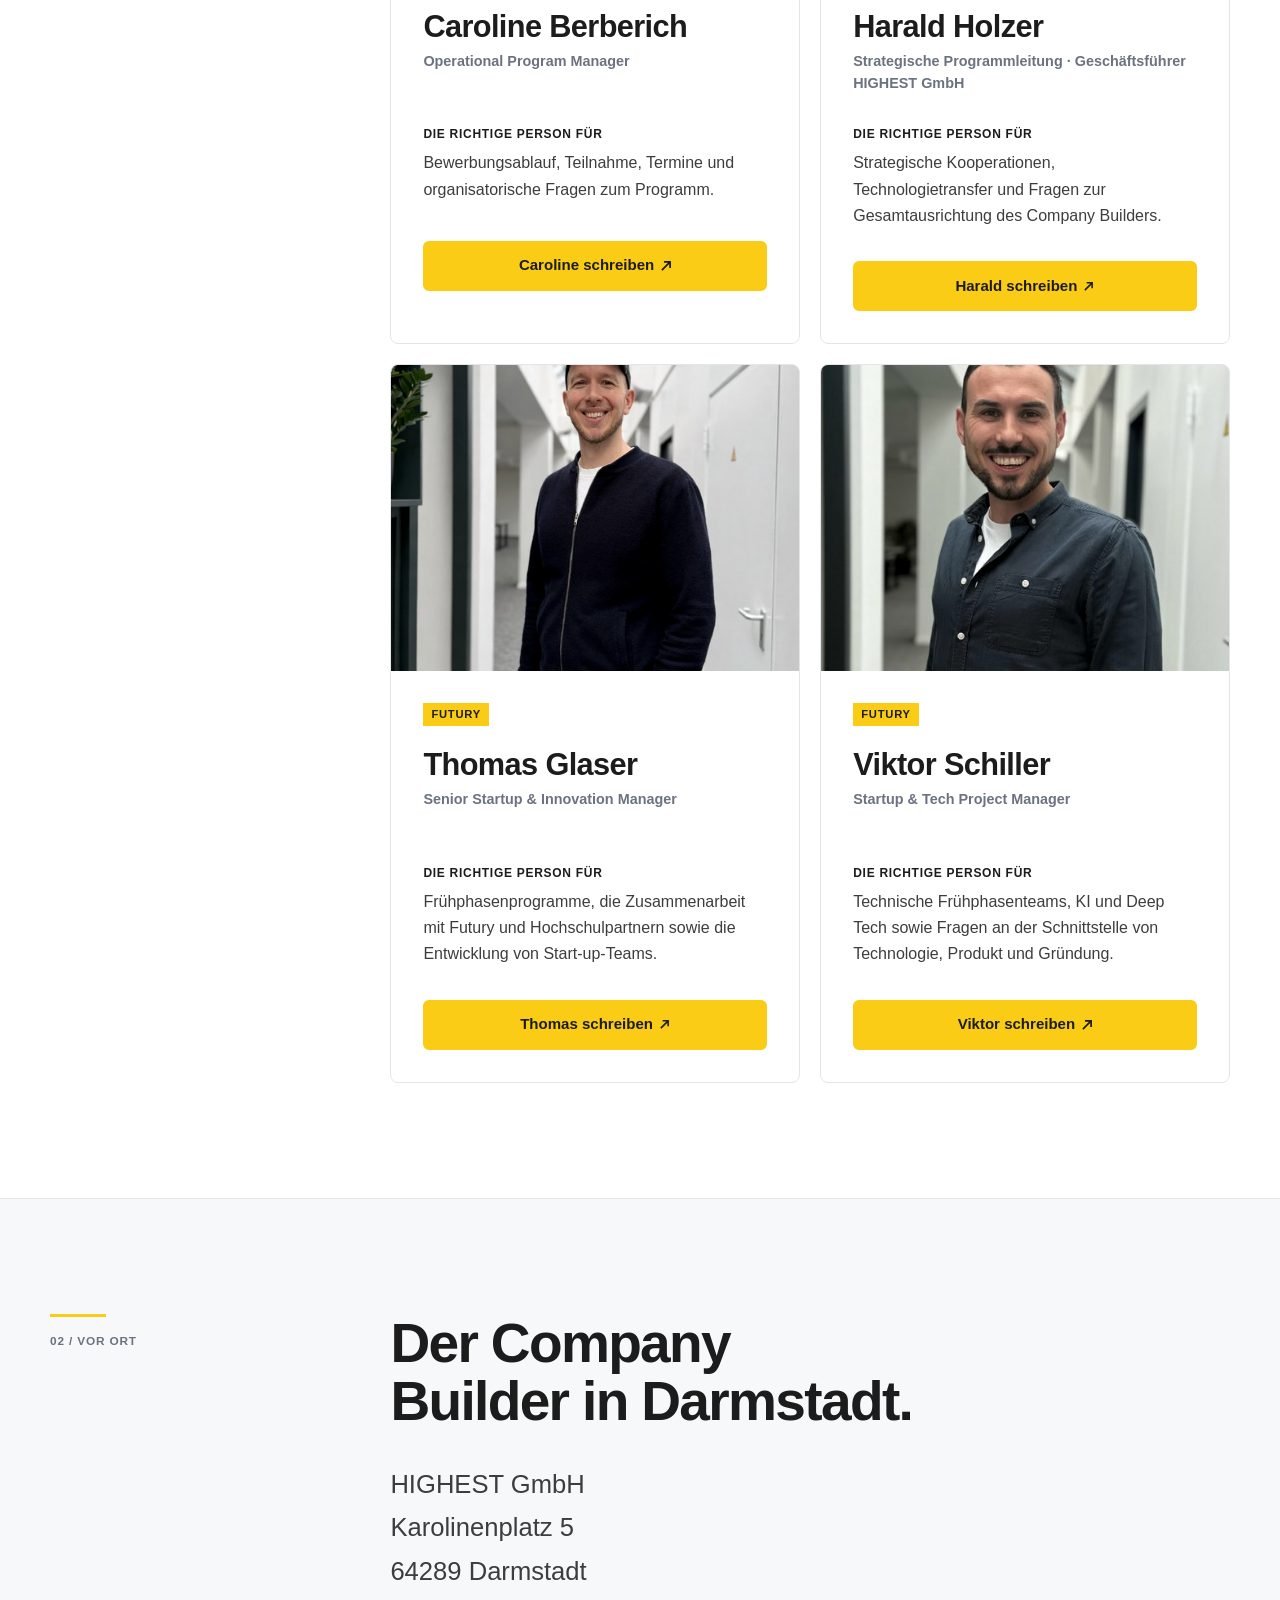
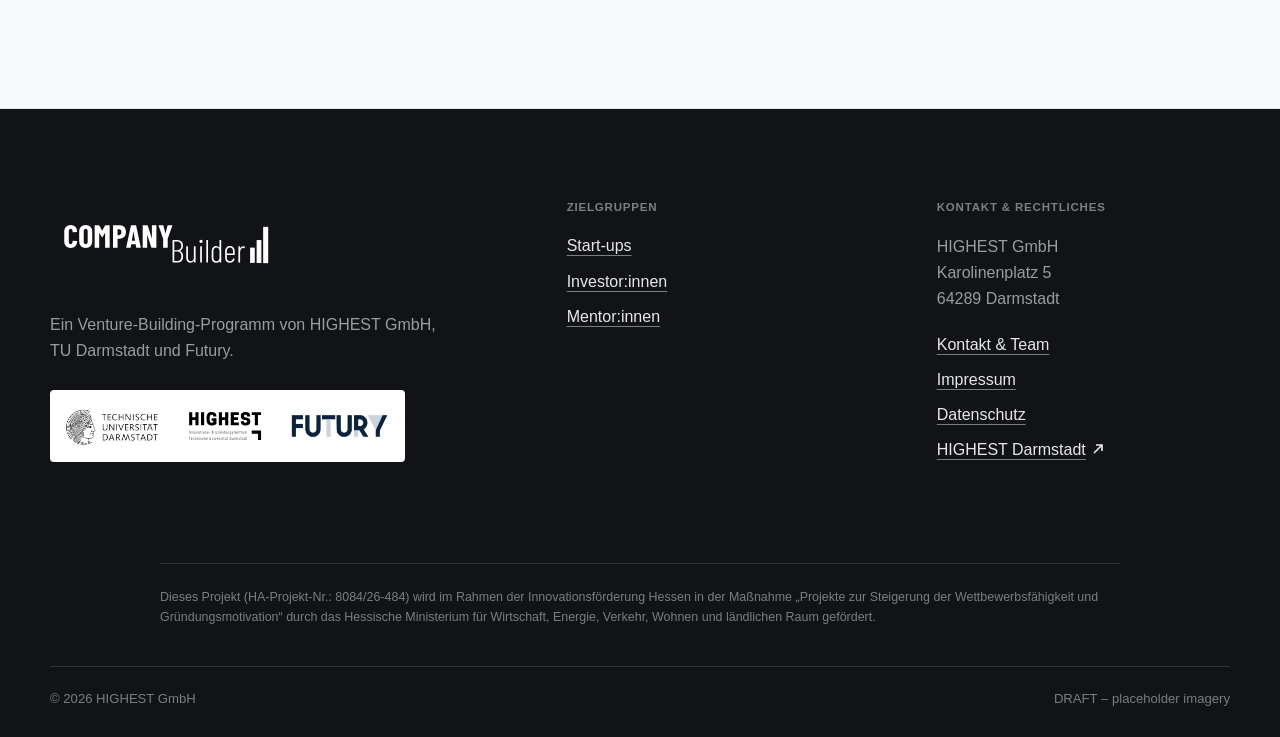
<file: contact.html>
<!doctype html>
<html lang="de">
<head>
  <meta charset="utf-8">
  <meta name="viewport" content="width=device-width, initial-scale=1">
  <meta name="description" content="Die vier persönlichen Ansprechpartner:innen des HIGHEST & FUTURY Company Builders mit Zuständigkeiten und direkter Kontaktmöglichkeit.">
  <meta name="theme-color" content="#f5f4ef">
  <title>Kontakt & Team · HIGHEST & FUTURY Company Builder</title>
  <link rel="icon" type="image/svg+xml" href="data:image/svg+xml,%3Csvg xmlns='http://www.w3.org/2000/svg' viewBox='0 0 64 64'%3E%3Crect width='64' height='64' fill='%230b1020'/%3E%3Ccircle cx='32' cy='32' r='11' fill='%23ffd500'/%3E%3Ccircle cx='32' cy='32' r='22' fill='none' stroke='%23ffd500' stroke-width='3'/%3E%3C/svg%3E">
  <link rel="stylesheet" href="assets/css/subpages.css">
  <script src="assets/js/subpages.js" defer></script>
</head>
<body class="inner-page contact-page">
  <!-- Globale Navigation der Unterseiten -->
  <header class="site-header" data-header>
    <a class="brand" href="index.html" aria-label="Company Builder Startseite"><img src="assets/img/logo-company-builder.png" alt="HIGHEST & FUTURY Company Builder"></a>
    <nav class="main-nav" id="main-nav" aria-label="Hauptnavigation"><a href="startups.html">Start-ups</a><a href="investoren.html">Investor:innen</a><a href="mentorinnen.html">Mentor:innen</a></nav>
    <a class="header-contact" href="#team">Team kontaktieren</a>
    <button class="menu-toggle" type="button" aria-expanded="false" aria-controls="main-nav"><span></span><span></span><span></span><span class="sr-only">Menü öffnen</span></button>
  </header>

  <!-- Persönliche Ansprechpersonen und allgemeine Kontaktdaten -->
  <main class="inner-main" id="inhalt">
    <section class="inner-hero contact-hero">
      <div class="inner-hero-copy">
        <nav class="breadcrumb" aria-label="Brotkrumen"><a href="index.html">Company Builder</a><span>/</span><strong>Kontakt & Team</strong></nav>
        <p class="eyebrow">Direkter Kontakt</p>
        <h1>Schreibt der Person, die eure Frage am besten beantworten kann.</h1>
        <p class="inner-lead">Unter jedem Profil steht, wofür die Person im Company Builder zuständig ist. Erst wenn ihr euch entschieden habt, öffnet sich die persönliche E-Mail – ohne allgemeines Kontaktpostfach und ohne Umweg.</p>
        <div class="button-row" style="justify-content:flex-start"><a class="button" href="#team">Ansprechperson auswählen</a></div>
      </div>
      <aside class="inner-hero-aside"><strong>4 Personen</strong><p>HIGHEST und Futury verantworten den Company Builder gemeinsam. Wählt euren Kontakt nach Thema und Zuständigkeit.</p></aside>
    </section>

    <section class="inner-section contact-team-section" id="team">
      <div class="section-label"><span></span>01 / Ansprechpersonen</div>
      <div class="inner-content">
        <h2>Wer euch wobei weiterhilft.</h2>
        <p>Die Zuständigkeiten dienen als Orientierung. Wenn eure Frage mehrere Bereiche betrifft, könnt ihr eine Person auswählen – das Team stimmt sich intern ab.</p>
        <div class="contact-team-grid">
          <article class="contact-person" id="caroline">
            <div class="contact-person-image"><img src="assets/img/team/caroline-berberich.jpg" alt="Caroline Berberich" width="500" height="500"></div>
            <div class="contact-person-copy">
              <p class="contact-person-org">HIGHEST</p>
              <h3>Caroline Berberich</h3>
              <p class="contact-person-role">Operational Program Manager</p>
              <h4>Die richtige Person für</h4>
              <p>Bewerbungsablauf, Teilnahme, Termine und organisatorische Fragen zum Programm.</p>
              <a class="button contact-person-button with-arrow" href="mailto:caroline.berberich@highest.gmbh?subject=Company%20Builder%20%E2%80%93%20Anfrage">Caroline schreiben</a>
            </div>
          </article>

          <article class="contact-person" id="harald">
            <div class="contact-person-image"><img src="assets/img/team/harald-holzer.jpg" alt="Harald Holzer" width="500" height="500"></div>
            <div class="contact-person-copy">
              <p class="contact-person-org">HIGHEST</p>
              <h3>Harald Holzer</h3>
              <p class="contact-person-role">Strategische Programmleitung · Geschäftsführer HIGHEST GmbH</p>
              <h4>Die richtige Person für</h4>
              <p>Strategische Kooperationen, Technologietransfer und Fragen zur Gesamtausrichtung des Company Builders.</p>
              <a class="button contact-person-button with-arrow" href="mailto:harald.holzer@highest.gmbh?subject=Company%20Builder%20%E2%80%93%20Strategische%20Anfrage">Harald schreiben</a>
            </div>
          </article>

          <article class="contact-person" id="thomas">
            <div class="contact-person-image"><img src="assets/img/team/thomas-glaser.jpg" alt="Thomas Glaser" width="500" height="500"></div>
            <div class="contact-person-copy">
              <p class="contact-person-org">Futury</p>
              <h3>Thomas Glaser</h3>
              <p class="contact-person-role">Senior Startup & Innovation Manager</p>
              <h4>Die richtige Person für</h4>
              <p>Frühphasenprogramme, die Zusammenarbeit mit Futury und Hochschulpartnern sowie die Entwicklung von Start-up-Teams.</p>
              <a class="button contact-person-button with-arrow" href="mailto:thomas.glaser@futury.eu?subject=Company%20Builder%20%E2%80%93%20Anfrage">Thomas schreiben</a>
            </div>
          </article>

          <article class="contact-person" id="viktor">
            <div class="contact-person-image"><img src="assets/img/team/viktor-schiller.jpg" alt="Viktor Schiller" width="500" height="500"></div>
            <div class="contact-person-copy">
              <p class="contact-person-org">Futury</p>
              <h3>Viktor Schiller</h3>
              <p class="contact-person-role">Startup & Tech Project Manager</p>
              <h4>Die richtige Person für</h4>
              <p>Technische Frühphasenteams, KI und Deep Tech sowie Fragen an der Schnittstelle von Technologie, Produkt und Gründung.</p>
              <a class="button contact-person-button with-arrow" href="mailto:viktor@futury.eu?subject=Company%20Builder%20%E2%80%93%20Anfrage">Viktor schreiben</a>
            </div>
          </article>
        </div>
      </div>
    </section>

    <section class="inner-section acid contact-address-section">
      <div class="section-label"><span></span>02 / Vor Ort</div>
      <div class="inner-content">
        <h2>Der Company Builder in Darmstadt.</h2>
        <p>HIGHEST GmbH<br>Karolinenplatz 5<br>64289 Darmstadt</p>
      </div>
    </section>
  </main>

  <!-- Einheitlicher Footer auf allen Seiten -->
  <footer class="site-footer">
    <div class="footer-main">
      <div class="footer-brand"><img class="footer-logo" src="assets/img/company-builder-logo-white.svg" alt="HIGHEST &amp; FUTURY Company Builder" width="300" height="112"><p>Ein Venture-Building-Programm von HIGHEST GmbH, TU Darmstadt und Futury.</p><div class="partner-logos" role="group" aria-label="TU Darmstadt, HIGHEST und Futury"><span class="partner-logo-crop partner-logo-tu"><img src="assets/img/partners-tud-highest-futury.jpg" alt="TU Darmstadt" width="1238" height="210" loading="lazy"></span><img class="partner-logo-highest" src="assets/img/logo-highest.svg" alt="HIGHEST" width="328" height="180" loading="lazy"><span class="partner-logo-crop partner-logo-futury"><img src="assets/img/partners-tud-highest-futury.jpg" alt="Futury" width="1238" height="210" loading="lazy"></span></div></div>
      <nav class="footer-col" aria-label="Zielgruppen"><h2>Zielgruppen</h2><a href="startups.html">Start-ups</a><a href="investoren.html">Investor:innen</a><a href="mentorinnen.html">Mentor:innen</a></nav>
      <div class="footer-col"><h2>Kontakt &amp; Rechtliches</h2><address>HIGHEST GmbH<br>Karolinenplatz 5<br>64289 Darmstadt</address><a href="contact.html" aria-current="page">Kontakt &amp; Team</a><a href="impressum.html">Impressum</a><a href="datenschutz.html">Datenschutz</a><a class="with-arrow" href="https://highest-darmstadt.de/de/" target="_blank" rel="noreferrer">HIGHEST Darmstadt</a></div>
    </div>
    <p class="footer-funding">Dieses Projekt (HA-Projekt-Nr.: 8084/26-484) wird im Rahmen der Innovationsförderung Hessen in der Maßnahme „Projekte zur Steigerung der Wettbewerbsfähigkeit und Gründungsmotivation“ durch das Hessische Ministerium für Wirtschaft, Energie, Verkehr, Wohnen und ländlichen Raum gefördert.</p>
    <div class="footer-bottom"><span>© 2026 HIGHEST GmbH</span><span>DRAFT – placeholder imagery</span></div>
  </footer>
</body>
</html>
</file>
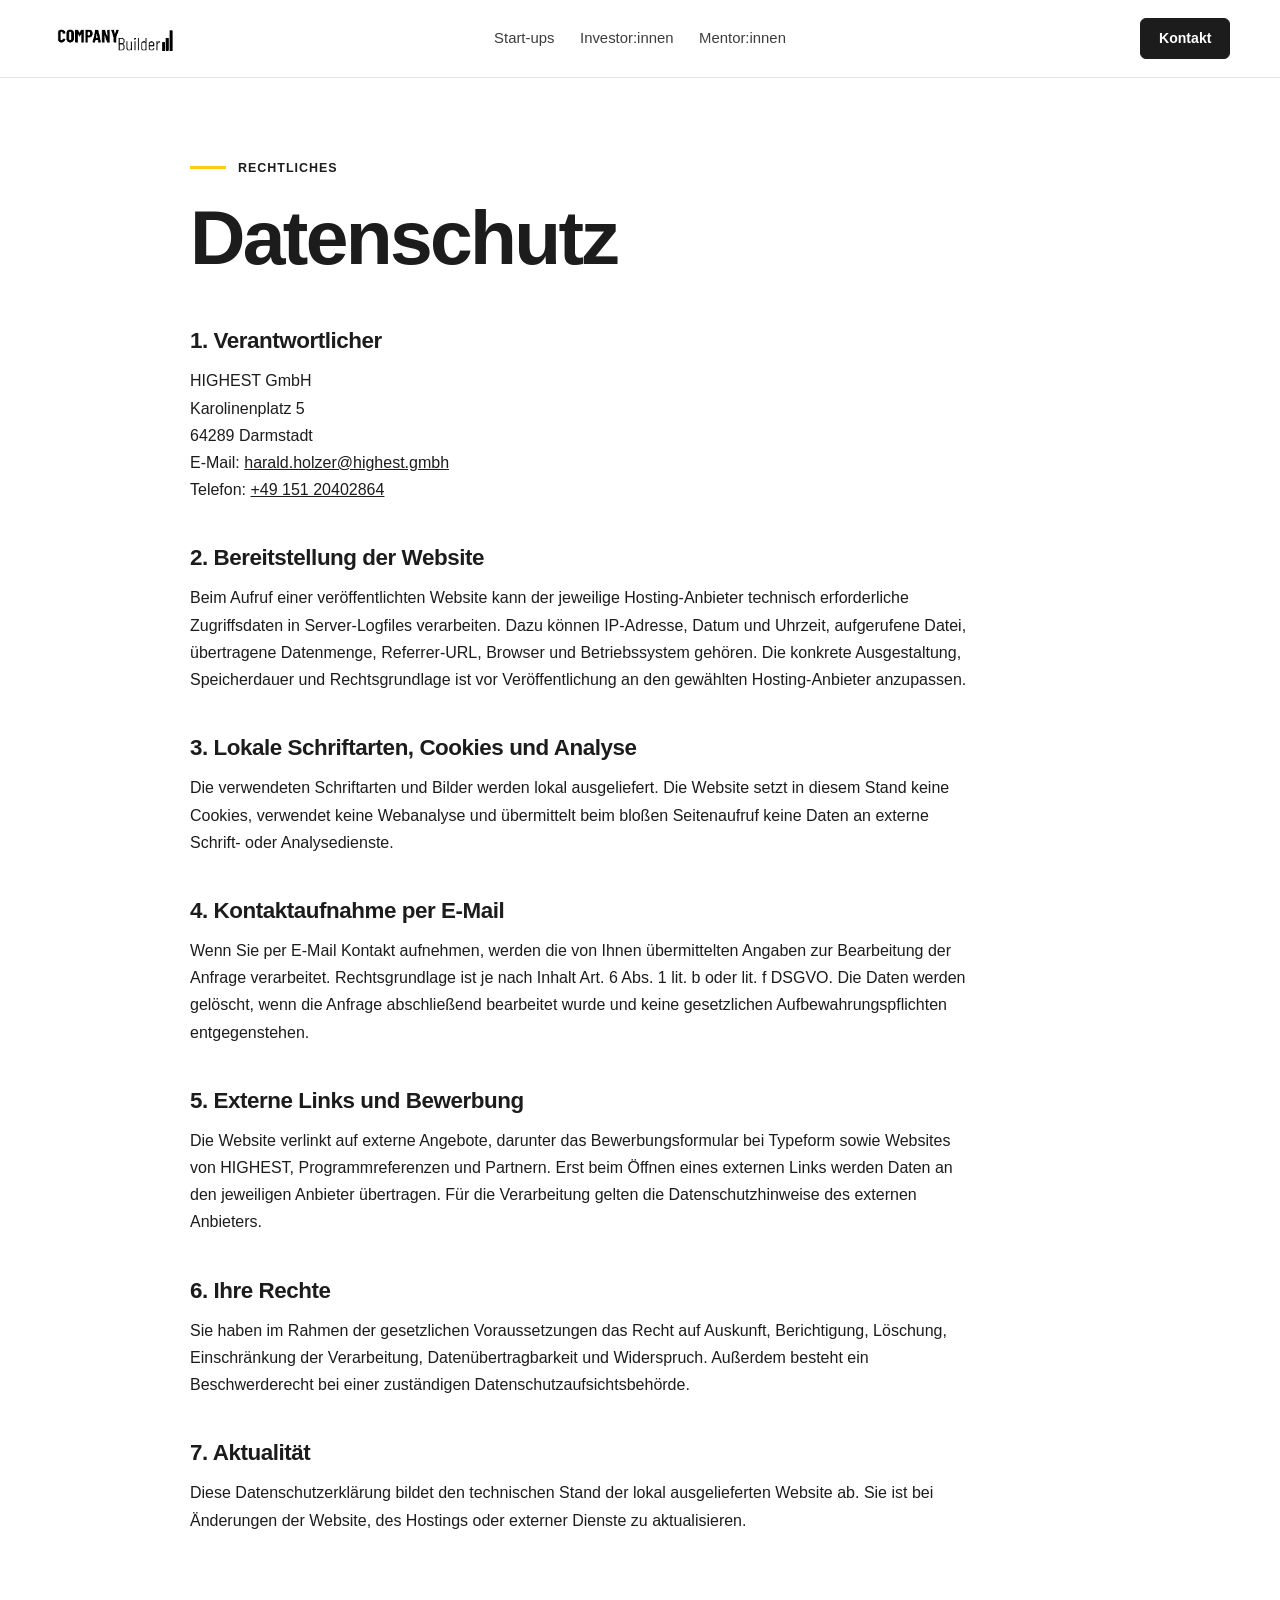
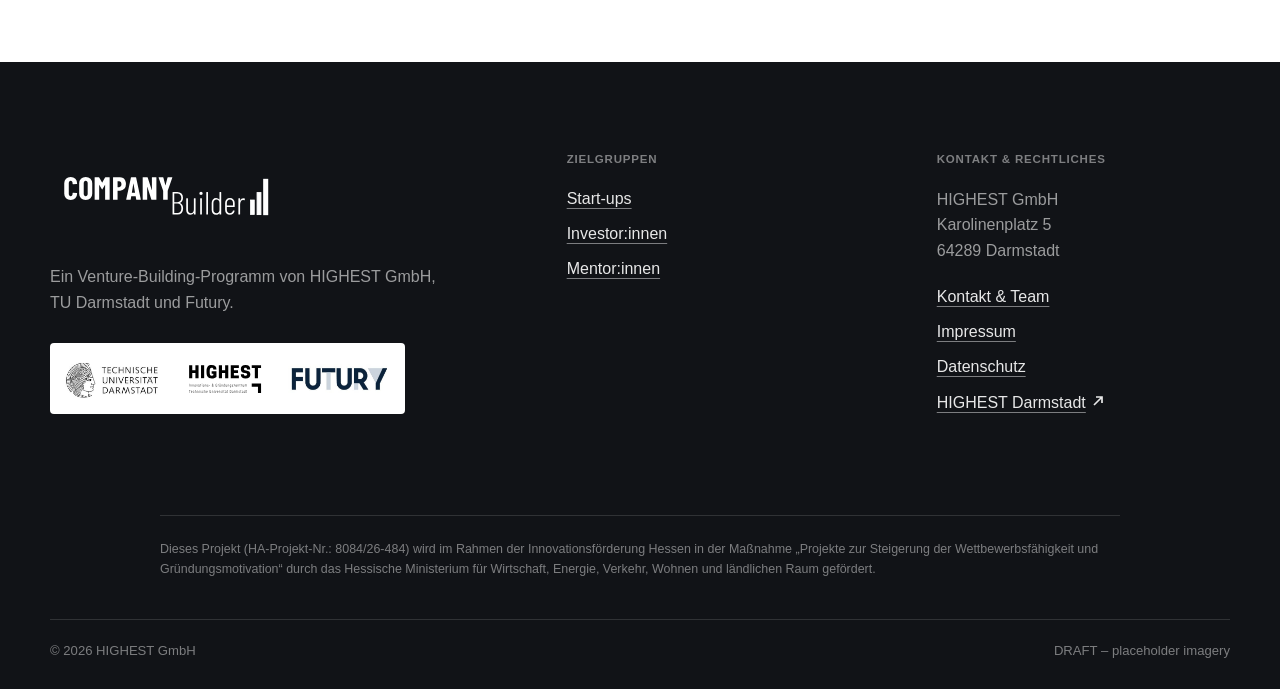
<file: datenschutz.html>
<!doctype html>
<html lang="de">
<head>
  <meta charset="utf-8"><meta name="viewport" content="width=device-width, initial-scale=1"><meta name="robots" content="noindex">
  <title>Datenschutz · HIGHEST & FUTURY Company Builder</title>
  <link rel="icon" type="image/svg+xml" href="data:image/svg+xml,%3Csvg xmlns='http://www.w3.org/2000/svg' viewBox='0 0 64 64'%3E%3Crect width='64' height='64' fill='%230b1020'/%3E%3Ccircle cx='32' cy='32' r='11' fill='%23ffd500'/%3E%3C/svg%3E"><link rel="stylesheet" href="assets/css/subpages.css"><script src="assets/js/subpages.js" defer></script>
</head>
<body class="inner-page">
  <!-- Globale Navigation der Unterseiten -->
  <header class="site-header" data-header><a class="brand" href="index.html" aria-label="Company Builder Startseite"><img src="assets/img/logo-company-builder.png" alt="HIGHEST & FUTURY Company Builder"></a><nav class="main-nav" id="main-nav" aria-label="Hauptnavigation"><a href="startups.html">Start-ups</a><a href="investoren.html">Investor:innen</a><a href="mentorinnen.html">Mentor:innen</a></nav><a class="header-contact" href="contact.html">Kontakt</a><button class="menu-toggle" type="button" aria-expanded="false" aria-controls="main-nav"><span></span><span></span><span></span><span class="sr-only">Menü öffnen</span></button></header>
  <!-- Datenschutzinformationen der statischen Website -->
  <main class="legal-page" id="inhalt">
    <p class="eyebrow">Rechtliches</p><h1>Datenschutz</h1>
    <h2>1. Verantwortlicher</h2><p>HIGHEST GmbH<br>Karolinenplatz 5<br>64289 Darmstadt<br>E-Mail: <a href="mailto:harald.holzer@highest.gmbh">harald.holzer@highest.gmbh</a><br>Telefon: <a href="tel:+4915120402864">+49 151 20402864</a></p>
    <h2>2. Bereitstellung der Website</h2><p>Beim Aufruf einer veröffentlichten Website kann der jeweilige Hosting-Anbieter technisch erforderliche Zugriffsdaten in Server-Logfiles verarbeiten. Dazu können IP-Adresse, Datum und Uhrzeit, aufgerufene Datei, übertragene Datenmenge, Referrer-URL, Browser und Betriebssystem gehören. Die konkrete Ausgestaltung, Speicherdauer und Rechtsgrundlage ist vor Veröffentlichung an den gewählten Hosting-Anbieter anzupassen.</p>
    <h2>3. Lokale Schriftarten, Cookies und Analyse</h2><p>Die verwendeten Schriftarten und Bilder werden lokal ausgeliefert. Die Website setzt in diesem Stand keine Cookies, verwendet keine Webanalyse und übermittelt beim bloßen Seitenaufruf keine Daten an externe Schrift- oder Analysedienste.</p>
    <h2>4. Kontaktaufnahme per E-Mail</h2><p>Wenn Sie per E-Mail Kontakt aufnehmen, werden die von Ihnen übermittelten Angaben zur Bearbeitung der Anfrage verarbeitet. Rechtsgrundlage ist je nach Inhalt Art. 6 Abs. 1 lit. b oder lit. f DSGVO. Die Daten werden gelöscht, wenn die Anfrage abschließend bearbeitet wurde und keine gesetzlichen Aufbewahrungspflichten entgegenstehen.</p>
    <h2>5. Externe Links und Bewerbung</h2><p>Die Website verlinkt auf externe Angebote, darunter das Bewerbungsformular bei Typeform sowie Websites von HIGHEST, Programmreferenzen und Partnern. Erst beim Öffnen eines externen Links werden Daten an den jeweiligen Anbieter übertragen. Für die Verarbeitung gelten die Datenschutzhinweise des externen Anbieters.</p>
    <h2>6. Ihre Rechte</h2><p>Sie haben im Rahmen der gesetzlichen Voraussetzungen das Recht auf Auskunft, Berichtigung, Löschung, Einschränkung der Verarbeitung, Datenübertragbarkeit und Widerspruch. Außerdem besteht ein Beschwerderecht bei einer zuständigen Datenschutzaufsichtsbehörde.</p>
    <h2>7. Aktualität</h2><p>Diese Datenschutzerklärung bildet den technischen Stand der lokal ausgelieferten Website ab. Sie ist bei Änderungen der Website, des Hostings oder externer Dienste zu aktualisieren.</p>
  </main>
  <!-- Einheitlicher Footer auf allen Seiten -->
  <footer class="site-footer">
    <div class="footer-main">
      <div class="footer-brand"><img class="footer-logo" src="assets/img/company-builder-logo-white.svg" alt="HIGHEST &amp; FUTURY Company Builder" width="300" height="112"><p>Ein Venture-Building-Programm von HIGHEST GmbH, TU Darmstadt und Futury.</p><div class="partner-logos" role="group" aria-label="TU Darmstadt, HIGHEST und Futury"><span class="partner-logo-crop partner-logo-tu"><img src="assets/img/partners-tud-highest-futury.jpg" alt="TU Darmstadt" width="1238" height="210" loading="lazy"></span><img class="partner-logo-highest" src="assets/img/logo-highest.svg" alt="HIGHEST" width="328" height="180" loading="lazy"><span class="partner-logo-crop partner-logo-futury"><img src="assets/img/partners-tud-highest-futury.jpg" alt="Futury" width="1238" height="210" loading="lazy"></span></div></div>
      <nav class="footer-col" aria-label="Zielgruppen"><h2>Zielgruppen</h2><a href="startups.html">Start-ups</a><a href="investoren.html">Investor:innen</a><a href="mentorinnen.html">Mentor:innen</a></nav>
      <div class="footer-col"><h2>Kontakt &amp; Rechtliches</h2><address>HIGHEST GmbH<br>Karolinenplatz 5<br>64289 Darmstadt</address><a href="contact.html">Kontakt &amp; Team</a><a href="impressum.html">Impressum</a><a href="datenschutz.html">Datenschutz</a><a class="with-arrow" href="https://highest-darmstadt.de/de/" target="_blank" rel="noreferrer">HIGHEST Darmstadt</a></div>
    </div>
    <p class="footer-funding">Dieses Projekt (HA-Projekt-Nr.: 8084/26-484) wird im Rahmen der Innovationsförderung Hessen in der Maßnahme „Projekte zur Steigerung der Wettbewerbsfähigkeit und Gründungsmotivation“ durch das Hessische Ministerium für Wirtschaft, Energie, Verkehr, Wohnen und ländlichen Raum gefördert.</p>
    <div class="footer-bottom"><span>© 2026 HIGHEST GmbH</span><span>DRAFT – placeholder imagery</span></div>
  </footer>
</body>
</html>
</file>
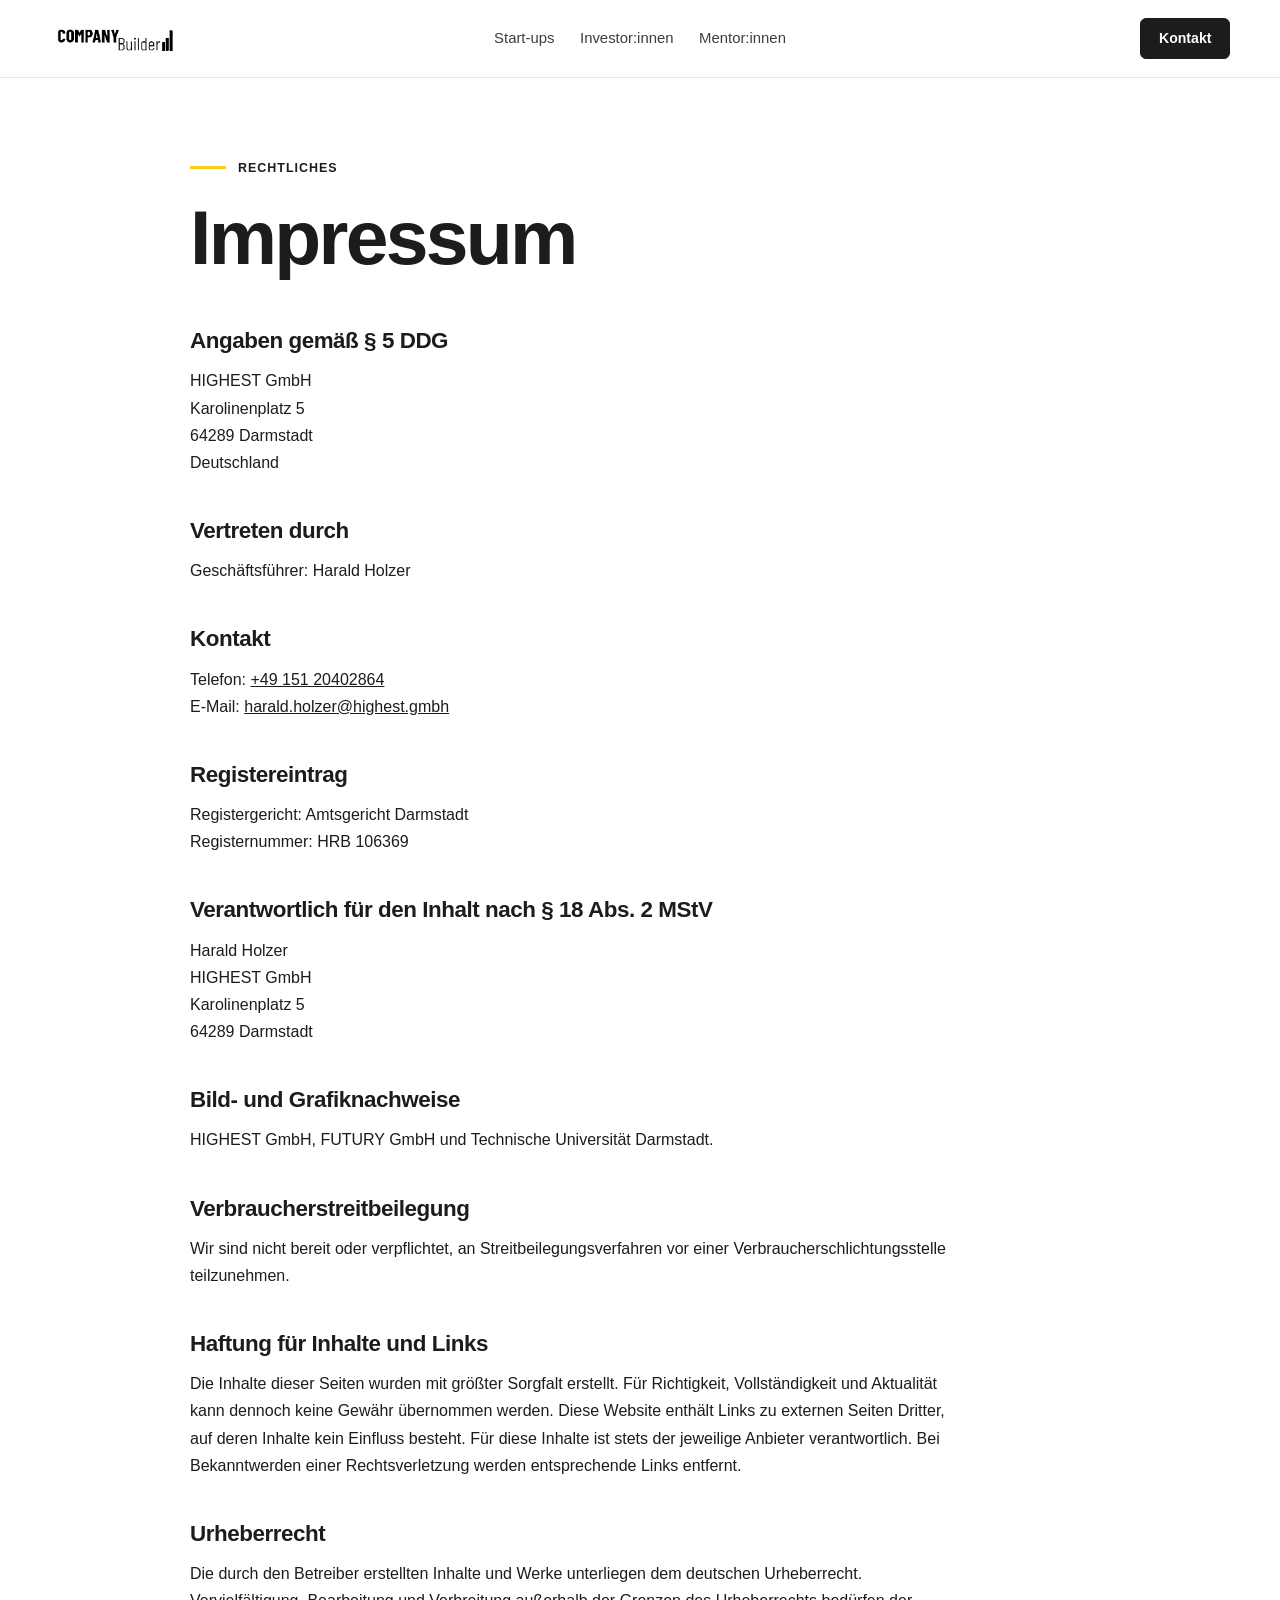
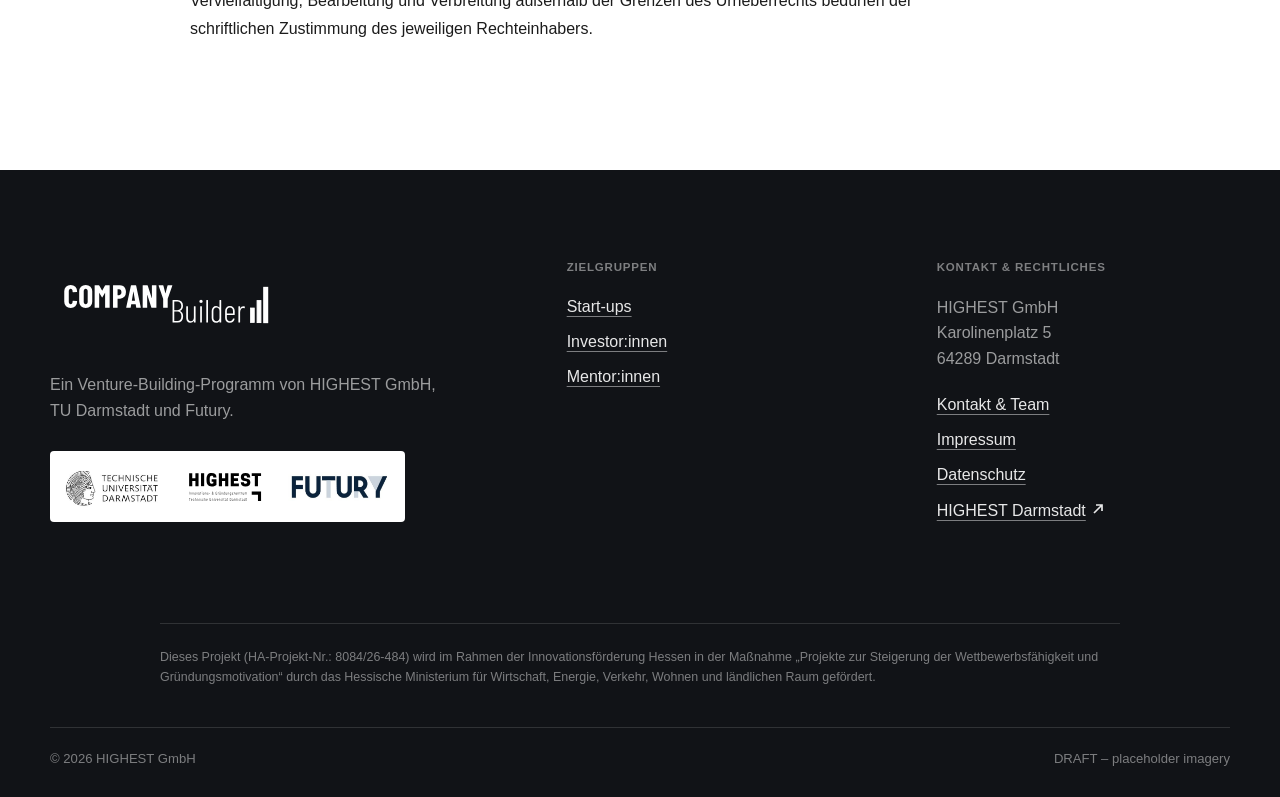
<file: impressum.html>
<!doctype html>
<html lang="de">
<head>
  <meta charset="utf-8"><meta name="viewport" content="width=device-width, initial-scale=1"><meta name="robots" content="noindex">
  <title>Impressum · HIGHEST & FUTURY Company Builder</title>
  <link rel="icon" type="image/svg+xml" href="data:image/svg+xml,%3Csvg xmlns='http://www.w3.org/2000/svg' viewBox='0 0 64 64'%3E%3Crect width='64' height='64' fill='%230b1020'/%3E%3Ccircle cx='32' cy='32' r='11' fill='%23ffd500'/%3E%3C/svg%3E"><link rel="stylesheet" href="assets/css/subpages.css"><script src="assets/js/subpages.js" defer></script>
</head>
<body class="inner-page">
  <!-- Globale Navigation der Unterseiten -->
  <header class="site-header" data-header><a class="brand" href="index.html" aria-label="Company Builder Startseite"><img src="assets/img/logo-company-builder.png" alt="HIGHEST & FUTURY Company Builder"></a><nav class="main-nav" id="main-nav" aria-label="Hauptnavigation"><a href="startups.html">Start-ups</a><a href="investoren.html">Investor:innen</a><a href="mentorinnen.html">Mentor:innen</a></nav><a class="header-contact" href="contact.html">Kontakt</a><button class="menu-toggle" type="button" aria-expanded="false" aria-controls="main-nav"><span></span><span></span><span></span><span class="sr-only">Menü öffnen</span></button></header>
  <!-- Rechtliche Anbieterinformationen -->
  <main class="legal-page" id="inhalt">
    <p class="eyebrow">Rechtliches</p><h1>Impressum</h1>
    <h2>Angaben gemäß § 5 DDG</h2><p>HIGHEST GmbH<br>Karolinenplatz 5<br>64289 Darmstadt<br>Deutschland</p>
    <h2>Vertreten durch</h2><p>Geschäftsführer: Harald Holzer</p>
    <h2>Kontakt</h2><p>Telefon: <a href="tel:+4915120402864">+49 151 20402864</a><br>E-Mail: <a href="mailto:harald.holzer@highest.gmbh">harald.holzer@highest.gmbh</a></p>
    <h2>Registereintrag</h2><p>Registergericht: Amtsgericht Darmstadt<br>Registernummer: HRB 106369</p>
    <h2>Verantwortlich für den Inhalt nach § 18 Abs. 2 MStV</h2><p>Harald Holzer<br>HIGHEST GmbH<br>Karolinenplatz 5<br>64289 Darmstadt</p>
    <h2>Bild- und Grafiknachweise</h2><p>HIGHEST GmbH, FUTURY GmbH und Technische Universität Darmstadt.</p>
    <h2>Verbraucherstreitbeilegung</h2><p>Wir sind nicht bereit oder verpflichtet, an Streitbeilegungsverfahren vor einer Verbraucherschlichtungsstelle teilzunehmen.</p>
    <h2>Haftung für Inhalte und Links</h2><p>Die Inhalte dieser Seiten wurden mit größter Sorgfalt erstellt. Für Richtigkeit, Vollständigkeit und Aktualität kann dennoch keine Gewähr übernommen werden. Diese Website enthält Links zu externen Seiten Dritter, auf deren Inhalte kein Einfluss besteht. Für diese Inhalte ist stets der jeweilige Anbieter verantwortlich. Bei Bekanntwerden einer Rechtsverletzung werden entsprechende Links entfernt.</p>
    <h2>Urheberrecht</h2><p>Die durch den Betreiber erstellten Inhalte und Werke unterliegen dem deutschen Urheberrecht. Vervielfältigung, Bearbeitung und Verbreitung außerhalb der Grenzen des Urheberrechts bedürfen der schriftlichen Zustimmung des jeweiligen Rechteinhabers.</p>
  </main>
  <!-- Einheitlicher Footer auf allen Seiten -->
  <footer class="site-footer">
    <div class="footer-main">
      <div class="footer-brand"><img class="footer-logo" src="assets/img/company-builder-logo-white.svg" alt="HIGHEST &amp; FUTURY Company Builder" width="300" height="112"><p>Ein Venture-Building-Programm von HIGHEST GmbH, TU Darmstadt und Futury.</p><div class="partner-logos" role="group" aria-label="TU Darmstadt, HIGHEST und Futury"><span class="partner-logo-crop partner-logo-tu"><img src="assets/img/partners-tud-highest-futury.jpg" alt="TU Darmstadt" width="1238" height="210" loading="lazy"></span><img class="partner-logo-highest" src="assets/img/logo-highest.svg" alt="HIGHEST" width="328" height="180" loading="lazy"><span class="partner-logo-crop partner-logo-futury"><img src="assets/img/partners-tud-highest-futury.jpg" alt="Futury" width="1238" height="210" loading="lazy"></span></div></div>
      <nav class="footer-col" aria-label="Zielgruppen"><h2>Zielgruppen</h2><a href="startups.html">Start-ups</a><a href="investoren.html">Investor:innen</a><a href="mentorinnen.html">Mentor:innen</a></nav>
      <div class="footer-col"><h2>Kontakt &amp; Rechtliches</h2><address>HIGHEST GmbH<br>Karolinenplatz 5<br>64289 Darmstadt</address><a href="contact.html">Kontakt &amp; Team</a><a href="impressum.html">Impressum</a><a href="datenschutz.html">Datenschutz</a><a class="with-arrow" href="https://highest-darmstadt.de/de/" target="_blank" rel="noreferrer">HIGHEST Darmstadt</a></div>
    </div>
    <p class="footer-funding">Dieses Projekt (HA-Projekt-Nr.: 8084/26-484) wird im Rahmen der Innovationsförderung Hessen in der Maßnahme „Projekte zur Steigerung der Wettbewerbsfähigkeit und Gründungsmotivation“ durch das Hessische Ministerium für Wirtschaft, Energie, Verkehr, Wohnen und ländlichen Raum gefördert.</p>
    <div class="footer-bottom"><span>© 2026 HIGHEST GmbH</span><span>DRAFT – placeholder imagery</span></div>
  </footer>
</body>
</html>
</file>
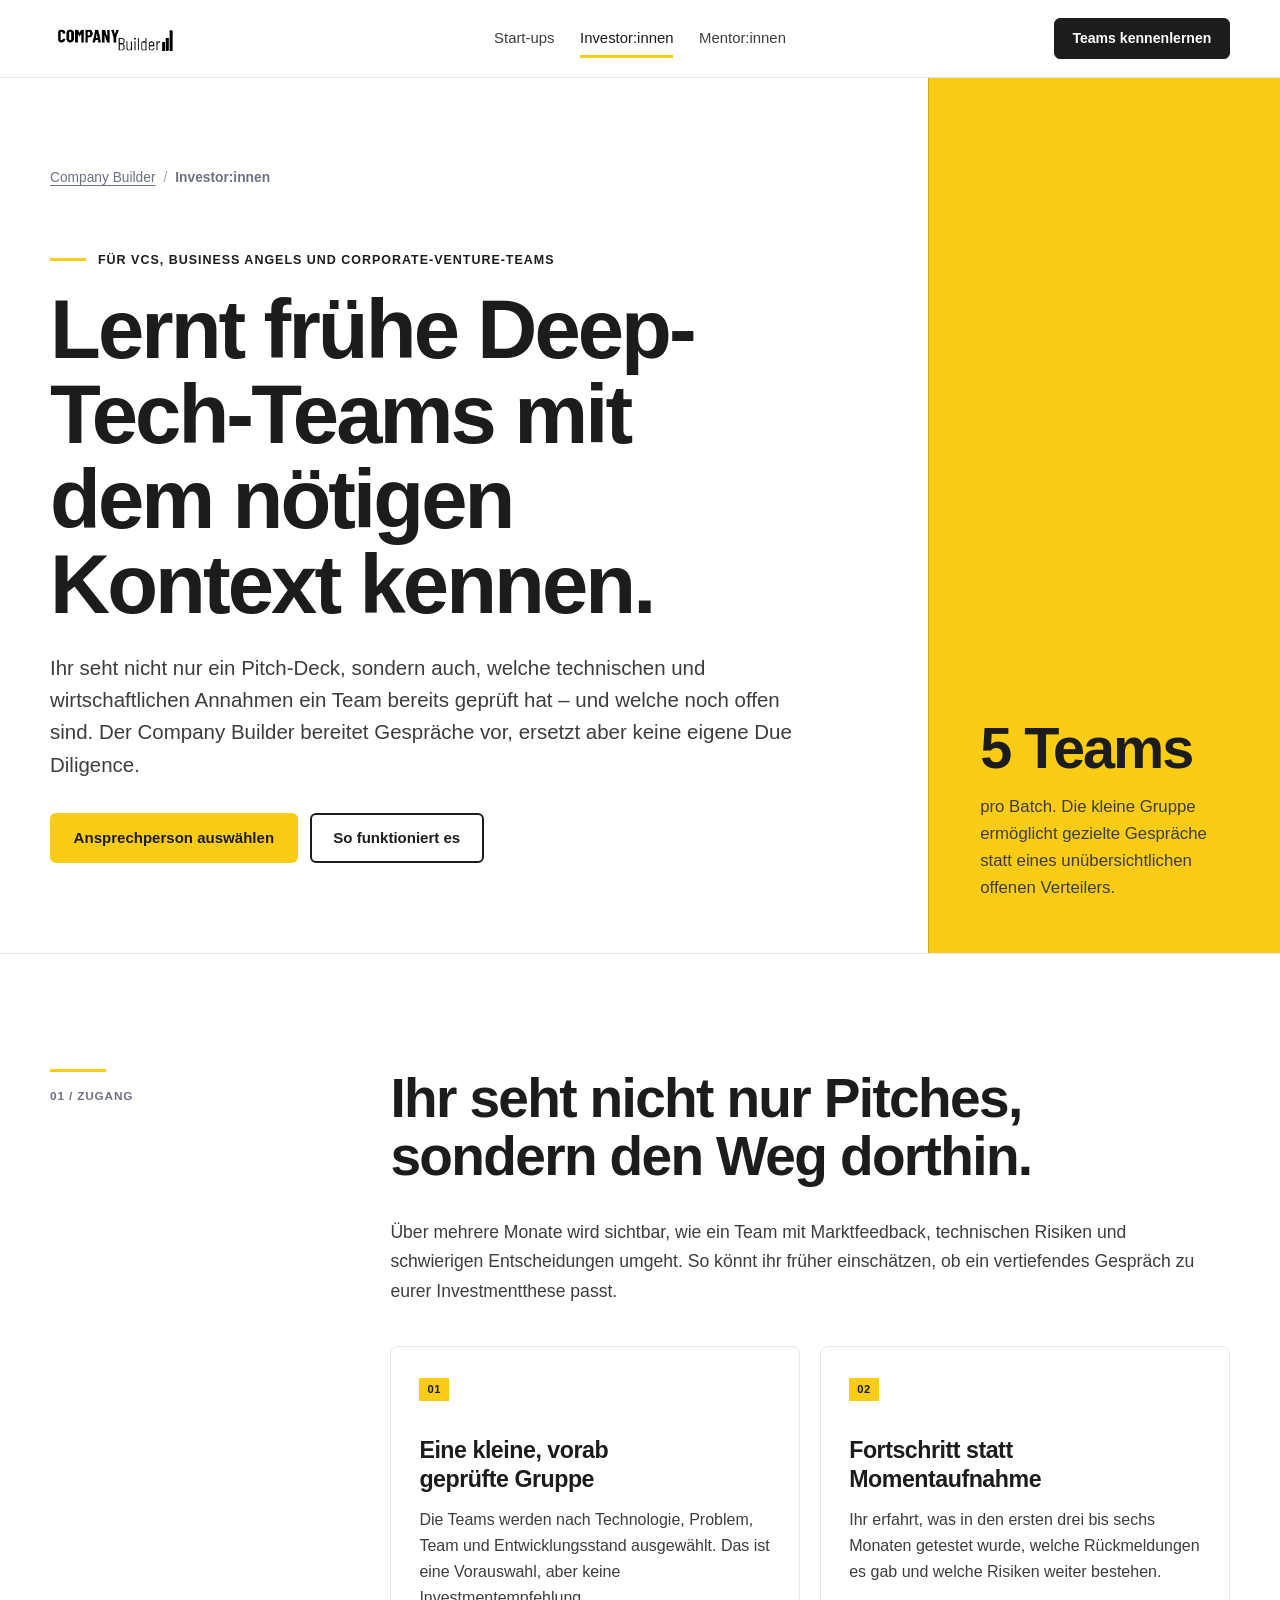
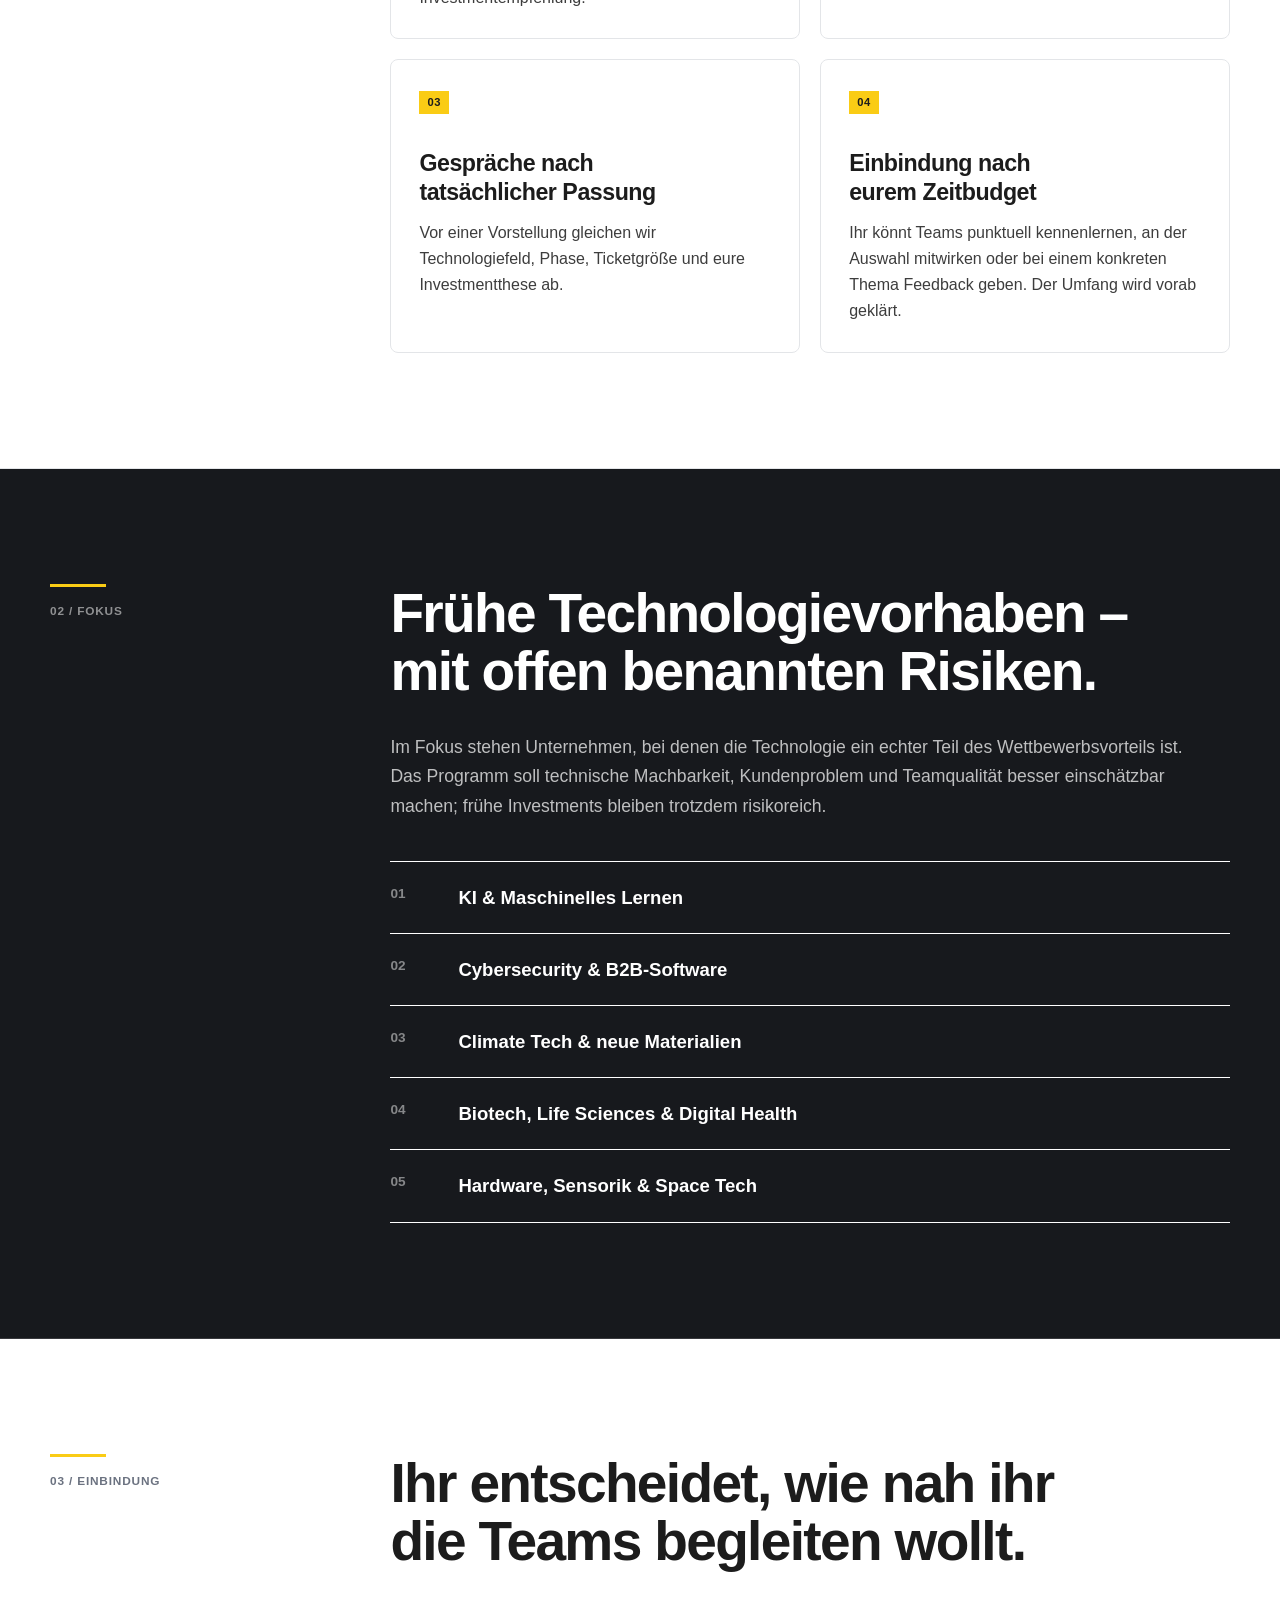
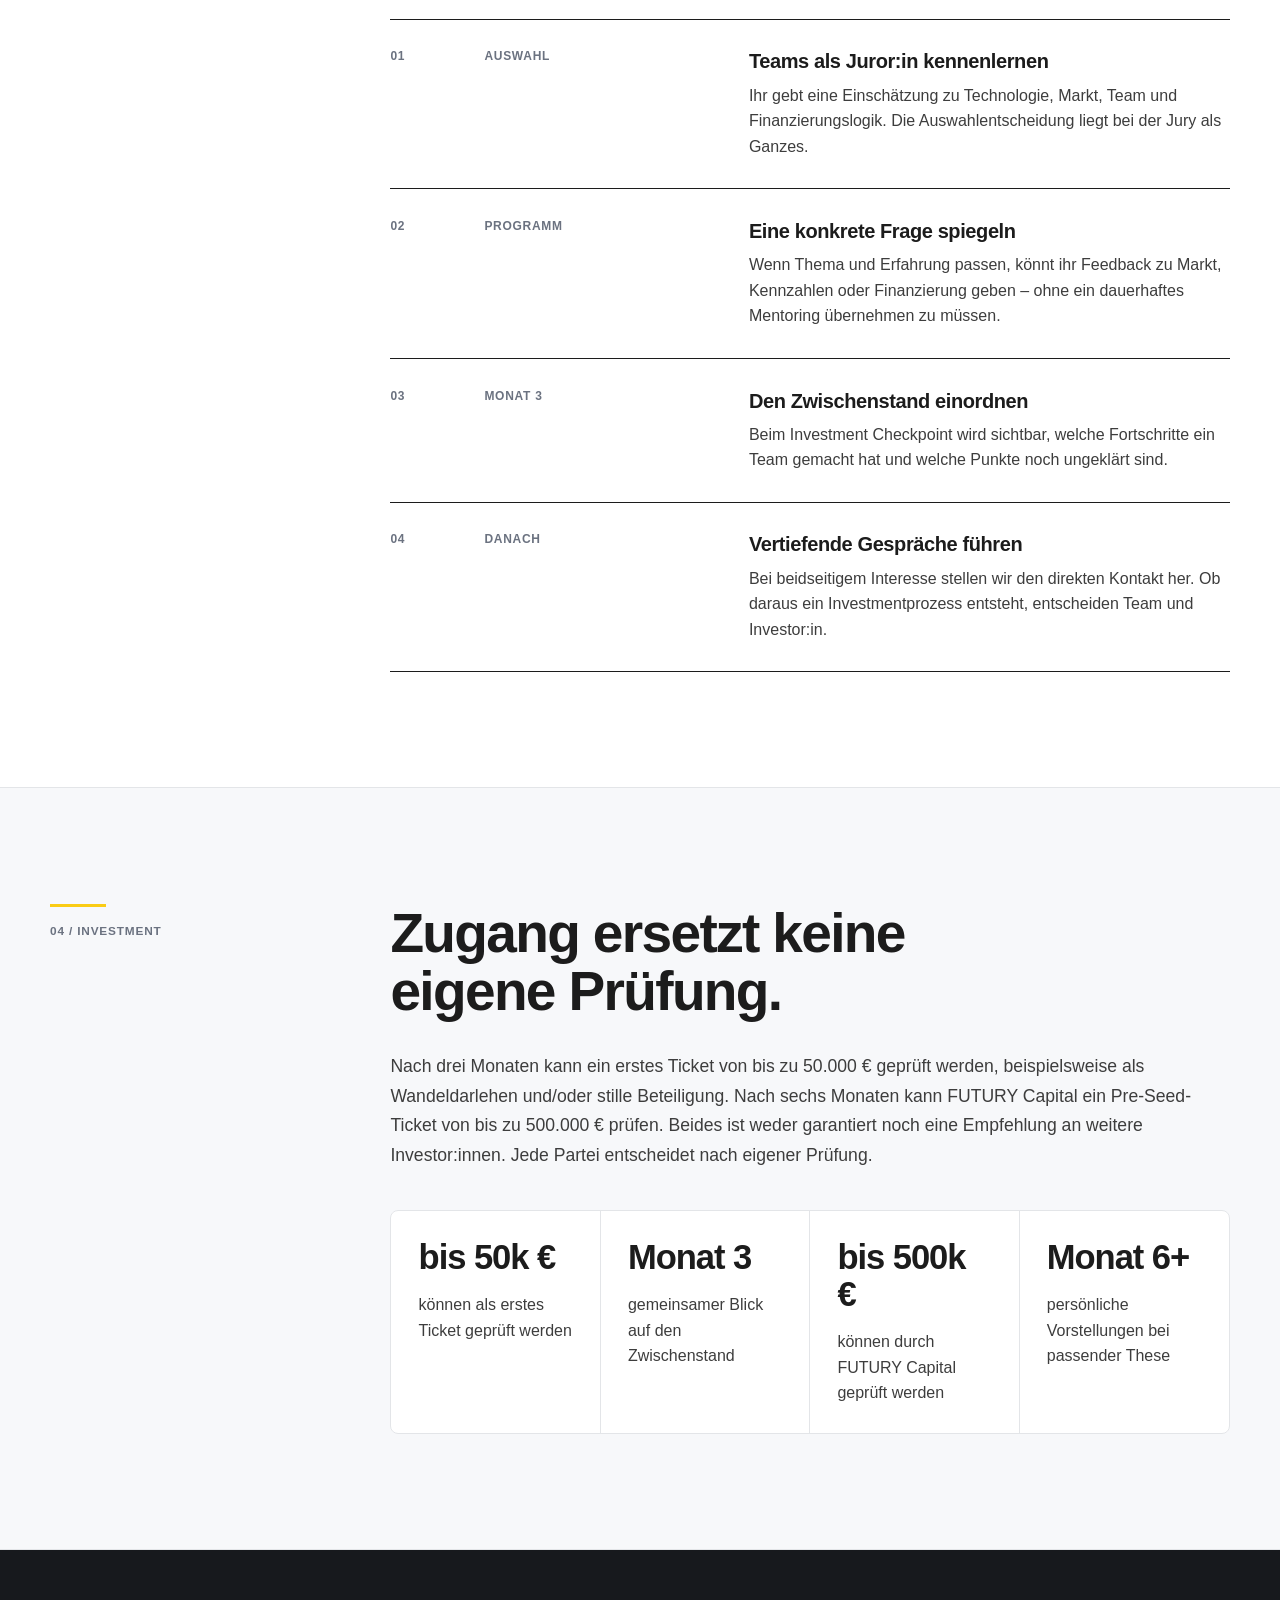
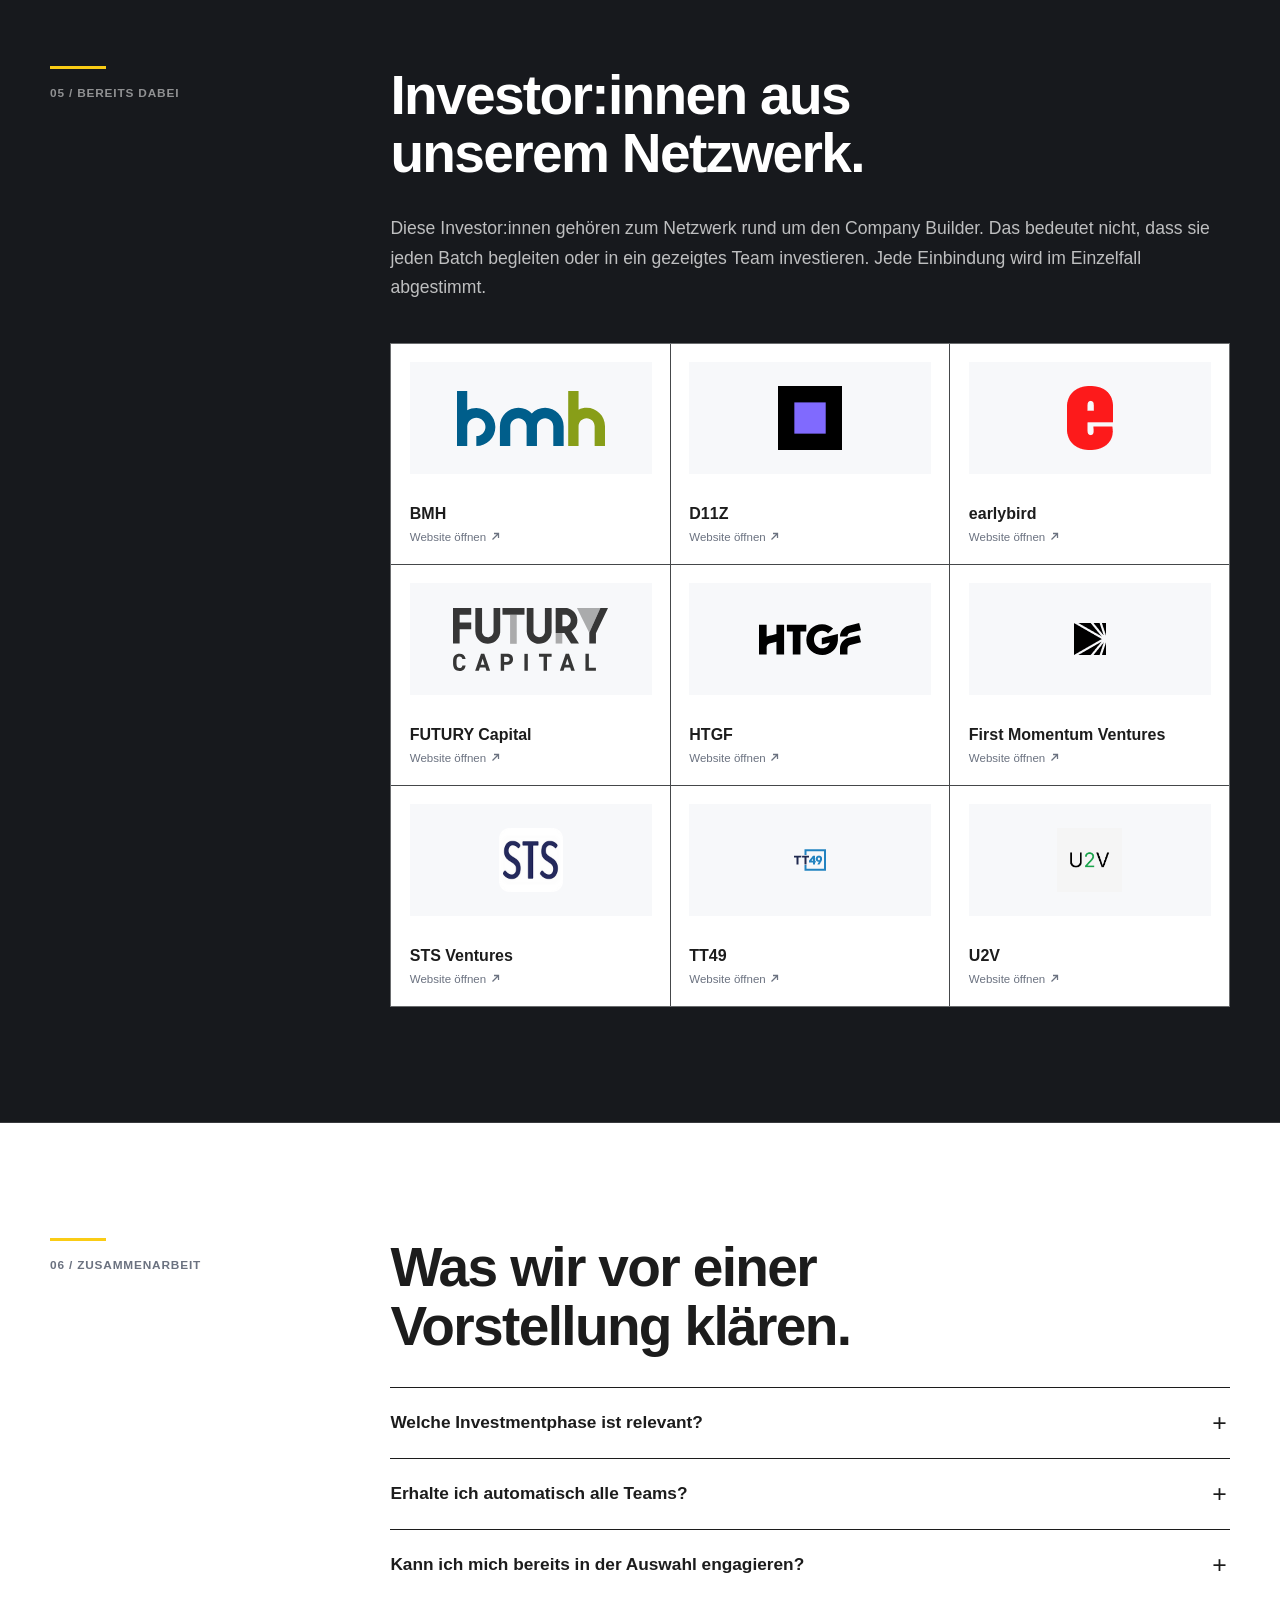
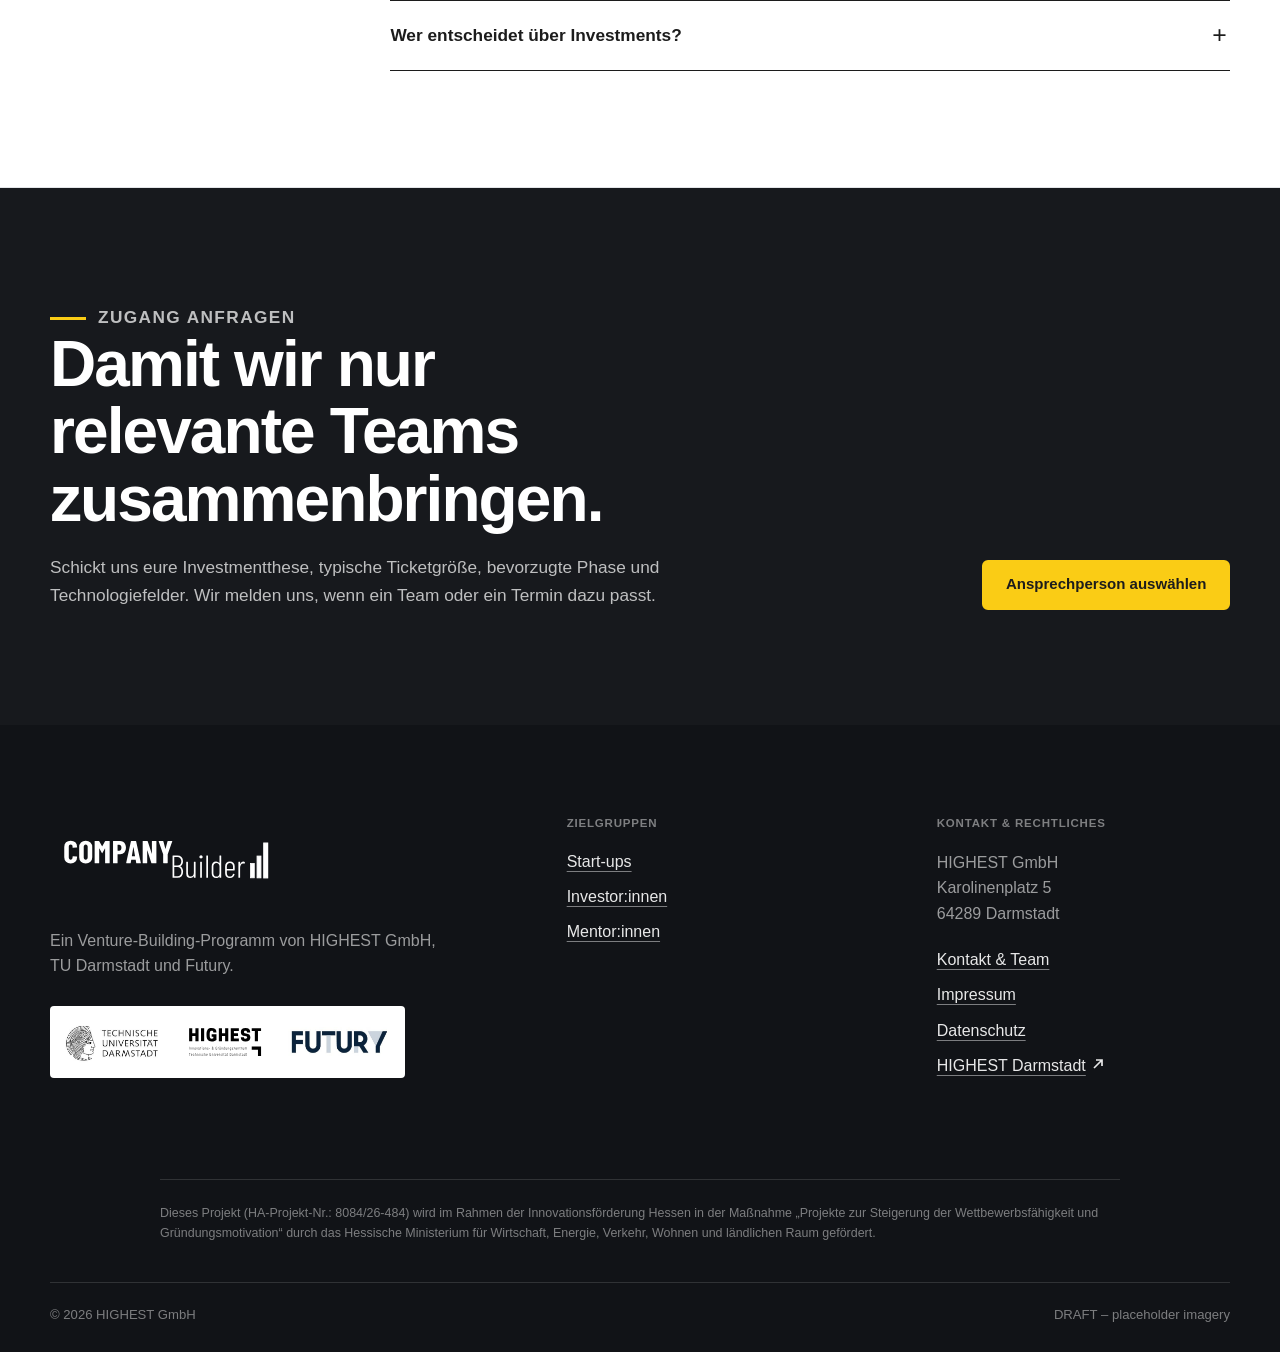
<file: investoren.html>
<!doctype html>
<html lang="de">
<head>
  <meta charset="utf-8">
  <meta name="viewport" content="width=device-width, initial-scale=1">
  <meta name="description" content="Wie Investor:innen frühe Deep-Tech-Teams im HIGHEST & FUTURY Company Builder kennenlernen und welche Einblicke sie dabei erhalten.">
  <meta name="theme-color" content="#f5f4ef">
  <title>Für Investor:innen · HIGHEST & FUTURY Company Builder</title>
  <link rel="icon" type="image/svg+xml" href="data:image/svg+xml,%3Csvg xmlns='http://www.w3.org/2000/svg' viewBox='0 0 64 64'%3E%3Crect width='64' height='64' fill='%230b1020'/%3E%3Ccircle cx='32' cy='32' r='11' fill='%23ffd500'/%3E%3Ccircle cx='32' cy='32' r='22' fill='none' stroke='%23ffd500' stroke-width='3'/%3E%3C/svg%3E">
  <link rel="stylesheet" href="assets/css/subpages.css">
  <script src="assets/js/subpages.js" defer></script>
</head>
<body class="inner-page">
  <!-- Globale Navigation der Unterseiten -->
  <header class="site-header" data-header>
    <a class="brand" href="index.html" aria-label="Company Builder Startseite"><img src="assets/img/logo-company-builder.png" alt="HIGHEST & FUTURY Company Builder"></a>
    <nav class="main-nav" id="main-nav" aria-label="Hauptnavigation"><a href="startups.html">Start-ups</a><a href="investoren.html" aria-current="page">Investor:innen</a><a href="mentorinnen.html">Mentor:innen</a></nav>
    <a class="header-contact" href="contact.html#team">Teams kennenlernen</a>
    <button class="menu-toggle" type="button" aria-expanded="false" aria-controls="main-nav"><span></span><span></span><span></span><span class="sr-only">Menü öffnen</span></button>
  </header>

  <!-- Inhalte und Beteiligungsmöglichkeiten für Investor:innen und VCs -->
  <main class="inner-main" id="inhalt">
    <section class="inner-hero">
      <div class="inner-hero-copy">
        <nav class="breadcrumb" aria-label="Brotkrumen"><a href="index.html">Company Builder</a><span>/</span><strong>Investor:innen</strong></nav>
        <p class="eyebrow">Für VCs, Business Angels und Corporate-Venture-Teams</p>
        <h1>Lernt frühe Deep-Tech-Teams mit dem nötigen Kontext kennen.</h1>
        <p class="inner-lead">Ihr seht nicht nur ein Pitch-Deck, sondern auch, welche technischen und wirtschaftlichen Annahmen ein Team bereits geprüft hat – und welche noch offen sind. Der Company Builder bereitet Gespräche vor, ersetzt aber keine eigene Due Diligence.</p>
        <div class="button-row" style="justify-content:flex-start"><a class="button" href="contact.html#team">Ansprechperson auswählen</a><a class="button secondary" href="#zugang">So funktioniert es</a></div>
      </div>
      <aside class="inner-hero-aside"><strong>5 Teams</strong><p>pro Batch. Die kleine Gruppe ermöglicht gezielte Gespräche statt eines unübersichtlichen offenen Verteilers.</p></aside>
    </section>

    <section class="inner-section" id="zugang">
      <div class="section-label"><span></span>01 / Zugang</div>
      <div class="inner-content">
        <h2>Ihr seht nicht nur Pitches, sondern den Weg dorthin.</h2>
        <p>Über mehrere Monate wird sichtbar, wie ein Team mit Marktfeedback, technischen Risiken und schwierigen Entscheidungen umgeht. So könnt ihr früher einschätzen, ob ein vertiefendes Gespräch zu eurer Investmentthese passt.</p>
        <div class="feature-grid">
          <article class="feature"><small>01</small><h3>Eine kleine, vorab geprüfte Gruppe</h3><p>Die Teams werden nach Technologie, Problem, Team und Entwicklungsstand ausgewählt. Das ist eine Vorauswahl, aber keine Investmentempfehlung.</p></article>
          <article class="feature"><small>02</small><h3>Fortschritt statt Momentaufnahme</h3><p>Ihr erfahrt, was in den ersten drei bis sechs Monaten getestet wurde, welche Rückmeldungen es gab und welche Risiken weiter bestehen.</p></article>
          <article class="feature"><small>03</small><h3>Gespräche nach tatsächlicher Passung</h3><p>Vor einer Vorstellung gleichen wir Technologiefeld, Phase, Ticketgröße und eure Investmentthese ab.</p></article>
          <article class="feature"><small>04</small><h3>Einbindung nach eurem Zeitbudget</h3><p>Ihr könnt Teams punktuell kennenlernen, an der Auswahl mitwirken oder bei einem konkreten Thema Feedback geben. Der Umfang wird vorab geklärt.</p></article>
        </div>
      </div>
    </section>

    <section class="inner-section dark">
      <div class="section-label"><span></span>02 / Fokus</div>
      <div class="inner-content">
        <h2>Frühe Technologievorhaben – mit offen benannten Risiken.</h2>
        <p>Im Fokus stehen Unternehmen, bei denen die Technologie ein echter Teil des Wettbewerbsvorteils ist. Das Programm soll technische Machbarkeit, Kundenproblem und Teamqualität besser einschätzbar machen; frühe Investments bleiben trotzdem risikoreich.</p>
        <ul class="criteria-list">
          <li><span>01</span><strong>KI & Maschinelles Lernen</strong></li>
          <li><span>02</span><strong>Cybersecurity & B2B-Software</strong></li>
          <li><span>03</span><strong>Climate Tech & neue Materialien</strong></li>
          <li><span>04</span><strong>Biotech, Life Sciences & Digital Health</strong></li>
          <li><span>05</span><strong>Hardware, Sensorik & Space Tech</strong></li>
        </ul>
      </div>
    </section>

    <section class="inner-section">
      <div class="section-label"><span></span>03 / Einbindung</div>
      <div class="inner-content">
        <h2>Ihr entscheidet, wie nah ihr die Teams begleiten wollt.</h2>
        <ol class="timeline">
          <li><span class="timeline-number">01</span><span class="timeline-phase">AUSWAHL</span><div><h3>Teams als Juror:in kennenlernen</h3><p>Ihr gebt eine Einschätzung zu Technologie, Markt, Team und Finanzierungslogik. Die Auswahlentscheidung liegt bei der Jury als Ganzes.</p></div></li>
          <li><span class="timeline-number">02</span><span class="timeline-phase">PROGRAMM</span><div><h3>Eine konkrete Frage spiegeln</h3><p>Wenn Thema und Erfahrung passen, könnt ihr Feedback zu Markt, Kennzahlen oder Finanzierung geben – ohne ein dauerhaftes Mentoring übernehmen zu müssen.</p></div></li>
          <li><span class="timeline-number">03</span><span class="timeline-phase">MONAT 3</span><div><h3>Den Zwischenstand einordnen</h3><p>Beim Investment Checkpoint wird sichtbar, welche Fortschritte ein Team gemacht hat und welche Punkte noch ungeklärt sind.</p></div></li>
          <li><span class="timeline-number">04</span><span class="timeline-phase">DANACH</span><div><h3>Vertiefende Gespräche führen</h3><p>Bei beidseitigem Interesse stellen wir den direkten Kontakt her. Ob daraus ein Investmentprozess entsteht, entscheiden Team und Investor:in.</p></div></li>
        </ol>
      </div>
    </section>

    <section class="inner-section acid">
      <div class="section-label"><span></span>04 / Investment</div>
      <div class="inner-content">
        <h2>Zugang ersetzt keine eigene Prüfung.</h2>
        <p>Nach drei Monaten kann ein erstes Ticket von bis zu 50.000 € geprüft werden, beispielsweise als Wandeldarlehen und/oder stille Beteiligung. Nach sechs Monaten kann FUTURY Capital ein Pre-Seed-Ticket von bis zu 500.000 € prüfen. Beides ist weder garantiert noch eine Empfehlung an weitere Investor:innen. Jede Partei entscheidet nach eigener Prüfung.</p>
        <div class="fact-box four">
          <div><strong>bis 50k €</strong><span>können als erstes Ticket geprüft werden</span></div>
          <div><strong>Monat 3</strong><span>gemeinsamer Blick auf den Zwischenstand</span></div>
          <div><strong>bis 500k €</strong><span>können durch FUTURY Capital geprüft werden</span></div>
          <div><strong>Monat 6+</strong><span>persönliche Vorstellungen bei passender These</span></div>
        </div>
      </div>
    </section>

    <section class="inner-section dark roster-section" aria-labelledby="investor-network-title">
      <div class="section-label"><span></span>05 / Bereits dabei</div>
      <div class="inner-content">
        <h2 id="investor-network-title">Investor:innen aus unserem Netzwerk.</h2>
        <p>Diese Investor:innen gehören zum Netzwerk rund um den Company Builder. Das bedeutet nicht, dass sie jeden Batch begleiten oder in ein gezeigtes Team investieren. Jede Einbindung wird im Einzelfall abgestimmt.</p>
        <div class="investor-roster" role="list" aria-label="Investor:innen im Netzwerk">
          <a class="investor-roster-card" href="https://www.bmh-hessen.de/" target="_blank" rel="noreferrer" role="listitem"><span><img src="assets/img/network/logo-bmh.svg" alt="BMH" loading="lazy"></span><strong>BMH</strong><small class="with-arrow">Website öffnen</small></a>
          <a class="investor-roster-card" href="https://d11z.com/" target="_blank" rel="noreferrer" role="listitem"><span><img src="assets/img/network/logo-d11z.png" alt="D11Z" width="300" height="300" loading="lazy"></span><strong>D11Z</strong><small class="with-arrow">Website öffnen</small></a>
          <a class="investor-roster-card" href="https://earlybird.com/" target="_blank" rel="noreferrer" role="listitem"><span><img src="assets/img/network/logo-earlybird.png" alt="earlybird" width="64" height="64" loading="lazy"></span><strong>earlybird</strong><small class="with-arrow">Website öffnen</small></a>
          <a class="investor-roster-card" href="https://futurycapital.vc/" target="_blank" rel="noreferrer" role="listitem"><span><img src="assets/img/network/logo-futury-capital.svg" alt="FUTURY Capital" loading="lazy"></span><strong>FUTURY Capital</strong><small class="with-arrow">Website öffnen</small></a>
          <a class="investor-roster-card" href="https://www.htgf.de/" target="_blank" rel="noreferrer" role="listitem"><span><img src="assets/img/network/logo-htgf.svg" alt="HTGF" loading="lazy"></span><strong>HTGF</strong><small class="with-arrow">Website öffnen</small></a>
          <a class="investor-roster-card" href="https://www.firstmomentum.vc/" target="_blank" rel="noreferrer" role="listitem"><span><img src="assets/img/network/logo-first-momentum.png" alt="First Momentum Ventures" width="32" height="32" loading="lazy"></span><strong>First Momentum Ventures</strong><small class="with-arrow">Website öffnen</small></a>
          <a class="investor-roster-card" href="https://sts-ventures.de/" target="_blank" rel="noreferrer" role="listitem"><span><img src="assets/img/network/logo-sts.png" alt="STS Ventures" width="192" height="192" loading="lazy"></span><strong>STS Ventures</strong><small class="with-arrow">Website öffnen</small></a>
          <a class="investor-roster-card" href="https://tt49.de/" target="_blank" rel="noreferrer" role="listitem"><span><img src="assets/img/network/logo-tt49.png" alt="TT49" width="32" height="32" loading="lazy"></span><strong>TT49</strong><small class="with-arrow">Website öffnen</small></a>
          <a class="investor-roster-card" href="https://u2v.vc/" target="_blank" rel="noreferrer" role="listitem"><span><img src="assets/img/network/logo-u2v.png" alt="U2V" width="465" height="456" loading="lazy"></span><strong>U2V</strong><small class="with-arrow">Website öffnen</small></a>
        </div>
      </div>
    </section>

    <section class="inner-section">
      <div class="section-label"><span></span>06 / Zusammenarbeit</div>
      <div class="inner-content">
        <h2>Was wir vor einer Vorstellung klären.</h2>
        <div class="faq-list">
          <details><summary>Welche Investmentphase ist relevant?</summary><p>Der Company Builder arbeitet mit sehr frühen Deep-Tech-Ventures. Relevante Gespräche liegen typischerweise im Pre-Seed- und frühen Seed-Bereich.</p></details>
          <details><summary>Erhalte ich automatisch alle Teams?</summary><p>Nein. Wir stellen Teams nur dann persönlich vor, wenn Investmentthese, Technologie, Phase und Ticketgröße grundsätzlich zusammenpassen.</p></details>
          <details><summary>Kann ich mich bereits in der Auswahl engagieren?</summary><p>Ja. Je nach Expertise und Verfügbarkeit ist eine Beteiligung an Jury, Fachsessions oder gezieltem Sparring möglich.</p></details>
          <details><summary>Wer entscheidet über Investments?</summary><p>Private Investor:innen entscheiden eigenständig. Der Company Builder strukturiert Vorbereitung und Kontakt, ersetzt aber weder Due Diligence noch individuelle Investmententscheidungen.</p></details>
        </div>
      </div>
    </section>

    <section class="inner-closing">
      <div><p class="eyebrow">Zugang anfragen</p><h2>Damit wir nur relevante Teams zusammenbringen.</h2><p>Schickt uns eure Investmentthese, typische Ticketgröße, bevorzugte Phase und Technologiefelder. Wir melden uns, wenn ein Team oder ein Termin dazu passt.</p></div>
      <div class="button-row"><a class="button" href="contact.html#team">Ansprechperson auswählen</a></div>
    </section>
  </main>

  <!-- Einheitlicher Footer auf allen Seiten -->
  <footer class="site-footer">
    <div class="footer-main">
      <div class="footer-brand"><img class="footer-logo" src="assets/img/company-builder-logo-white.svg" alt="HIGHEST &amp; FUTURY Company Builder" width="300" height="112"><p>Ein Venture-Building-Programm von HIGHEST GmbH, TU Darmstadt und Futury.</p><div class="partner-logos" role="group" aria-label="TU Darmstadt, HIGHEST und Futury"><span class="partner-logo-crop partner-logo-tu"><img src="assets/img/partners-tud-highest-futury.jpg" alt="TU Darmstadt" width="1238" height="210" loading="lazy"></span><img class="partner-logo-highest" src="assets/img/logo-highest.svg" alt="HIGHEST" width="328" height="180" loading="lazy"><span class="partner-logo-crop partner-logo-futury"><img src="assets/img/partners-tud-highest-futury.jpg" alt="Futury" width="1238" height="210" loading="lazy"></span></div></div>
      <nav class="footer-col" aria-label="Zielgruppen"><h2>Zielgruppen</h2><a href="startups.html">Start-ups</a><a href="investoren.html">Investor:innen</a><a href="mentorinnen.html">Mentor:innen</a></nav>
      <div class="footer-col"><h2>Kontakt &amp; Rechtliches</h2><address>HIGHEST GmbH<br>Karolinenplatz 5<br>64289 Darmstadt</address><a href="contact.html">Kontakt &amp; Team</a><a href="impressum.html">Impressum</a><a href="datenschutz.html">Datenschutz</a><a class="with-arrow" href="https://highest-darmstadt.de/de/" target="_blank" rel="noreferrer">HIGHEST Darmstadt</a></div>
    </div>
    <p class="footer-funding">Dieses Projekt (HA-Projekt-Nr.: 8084/26-484) wird im Rahmen der Innovationsförderung Hessen in der Maßnahme „Projekte zur Steigerung der Wettbewerbsfähigkeit und Gründungsmotivation“ durch das Hessische Ministerium für Wirtschaft, Energie, Verkehr, Wohnen und ländlichen Raum gefördert.</p>
    <div class="footer-bottom"><span>© 2026 HIGHEST GmbH</span><span>DRAFT – placeholder imagery</span></div>
  </footer>
</body>
</html>
</file>
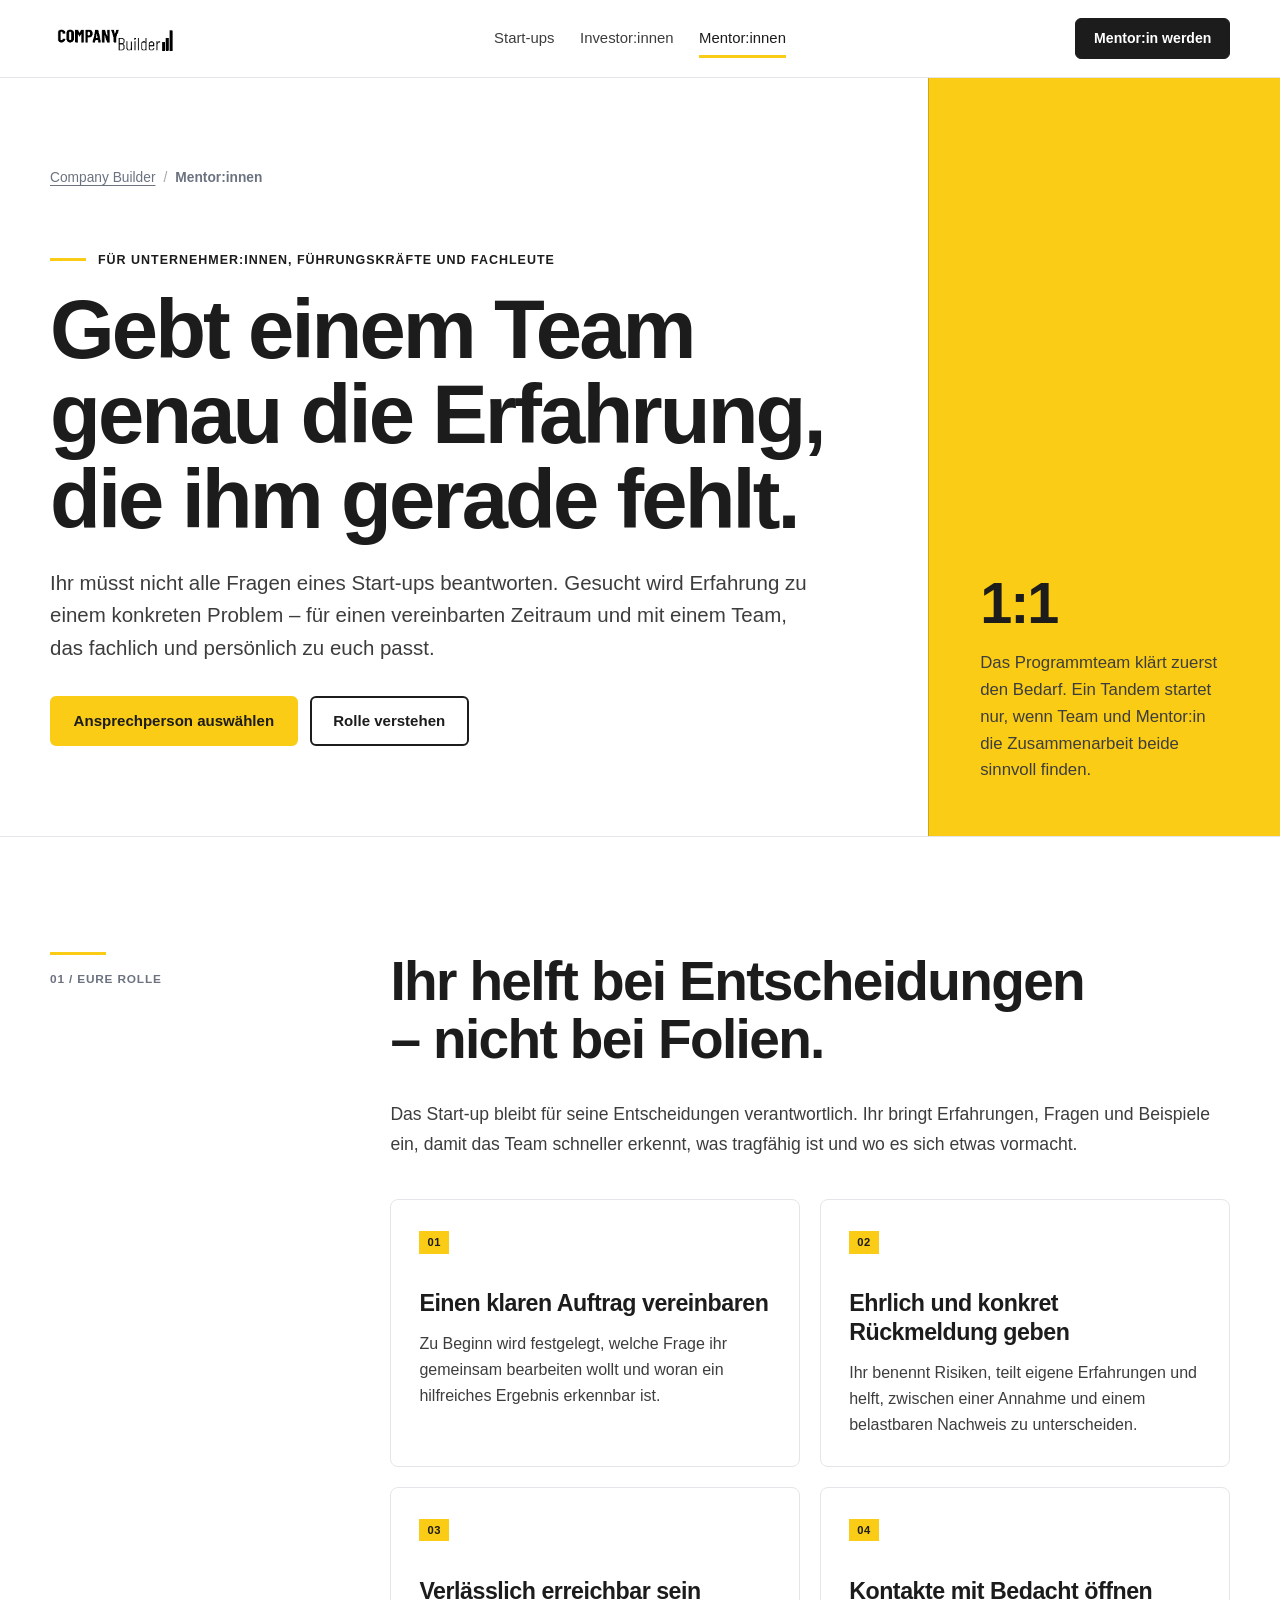
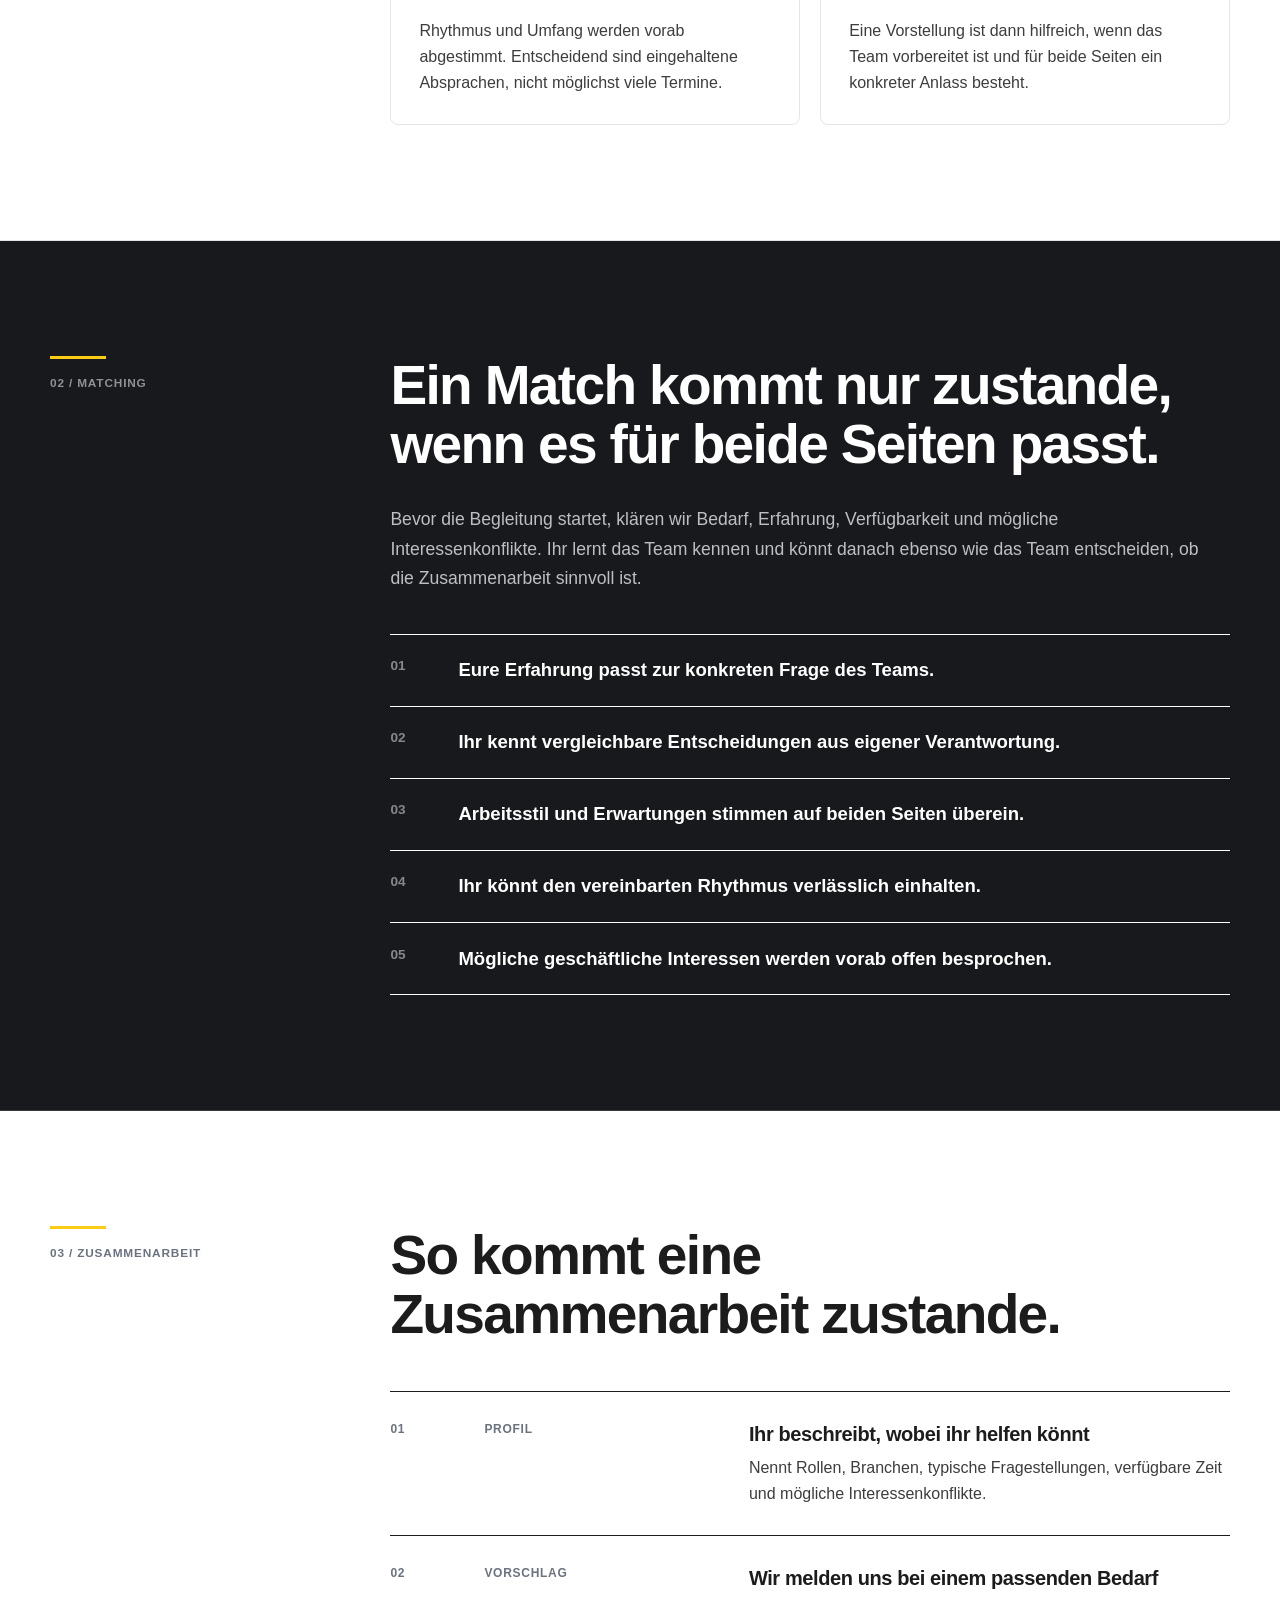
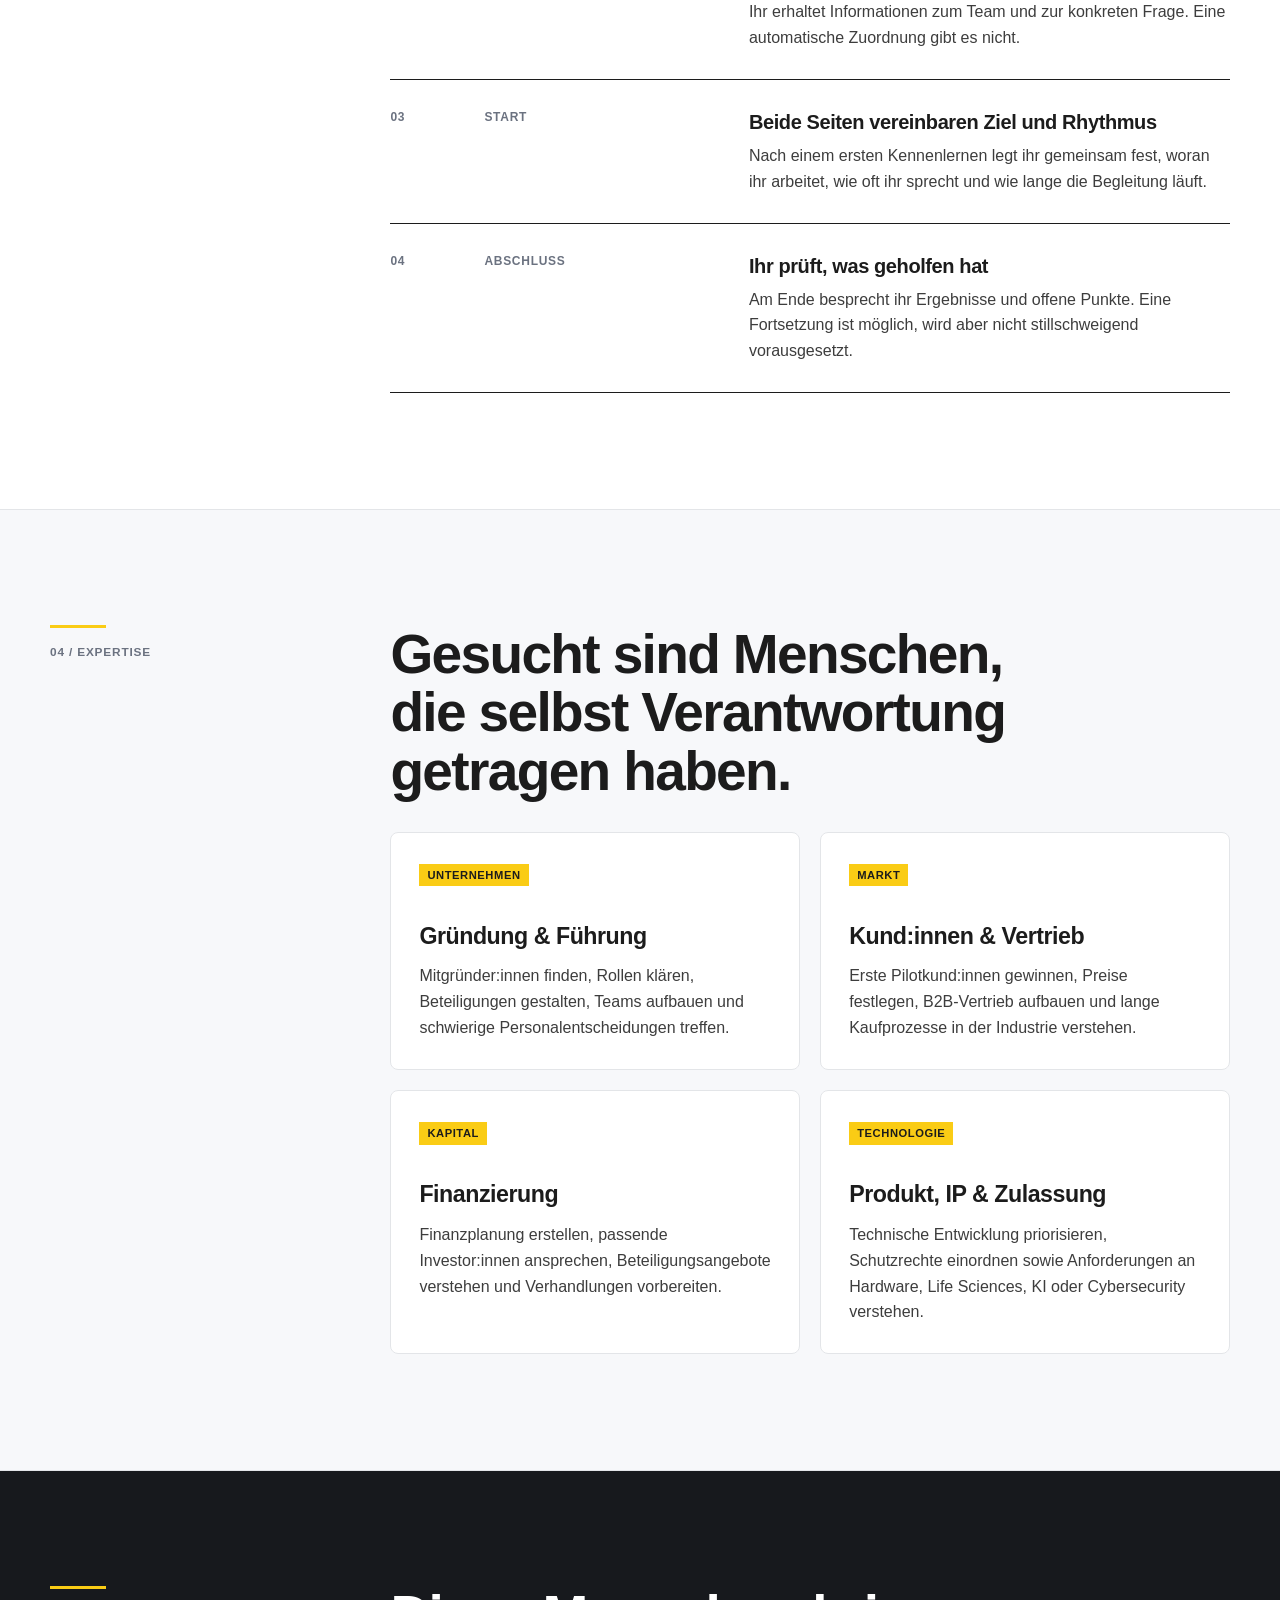
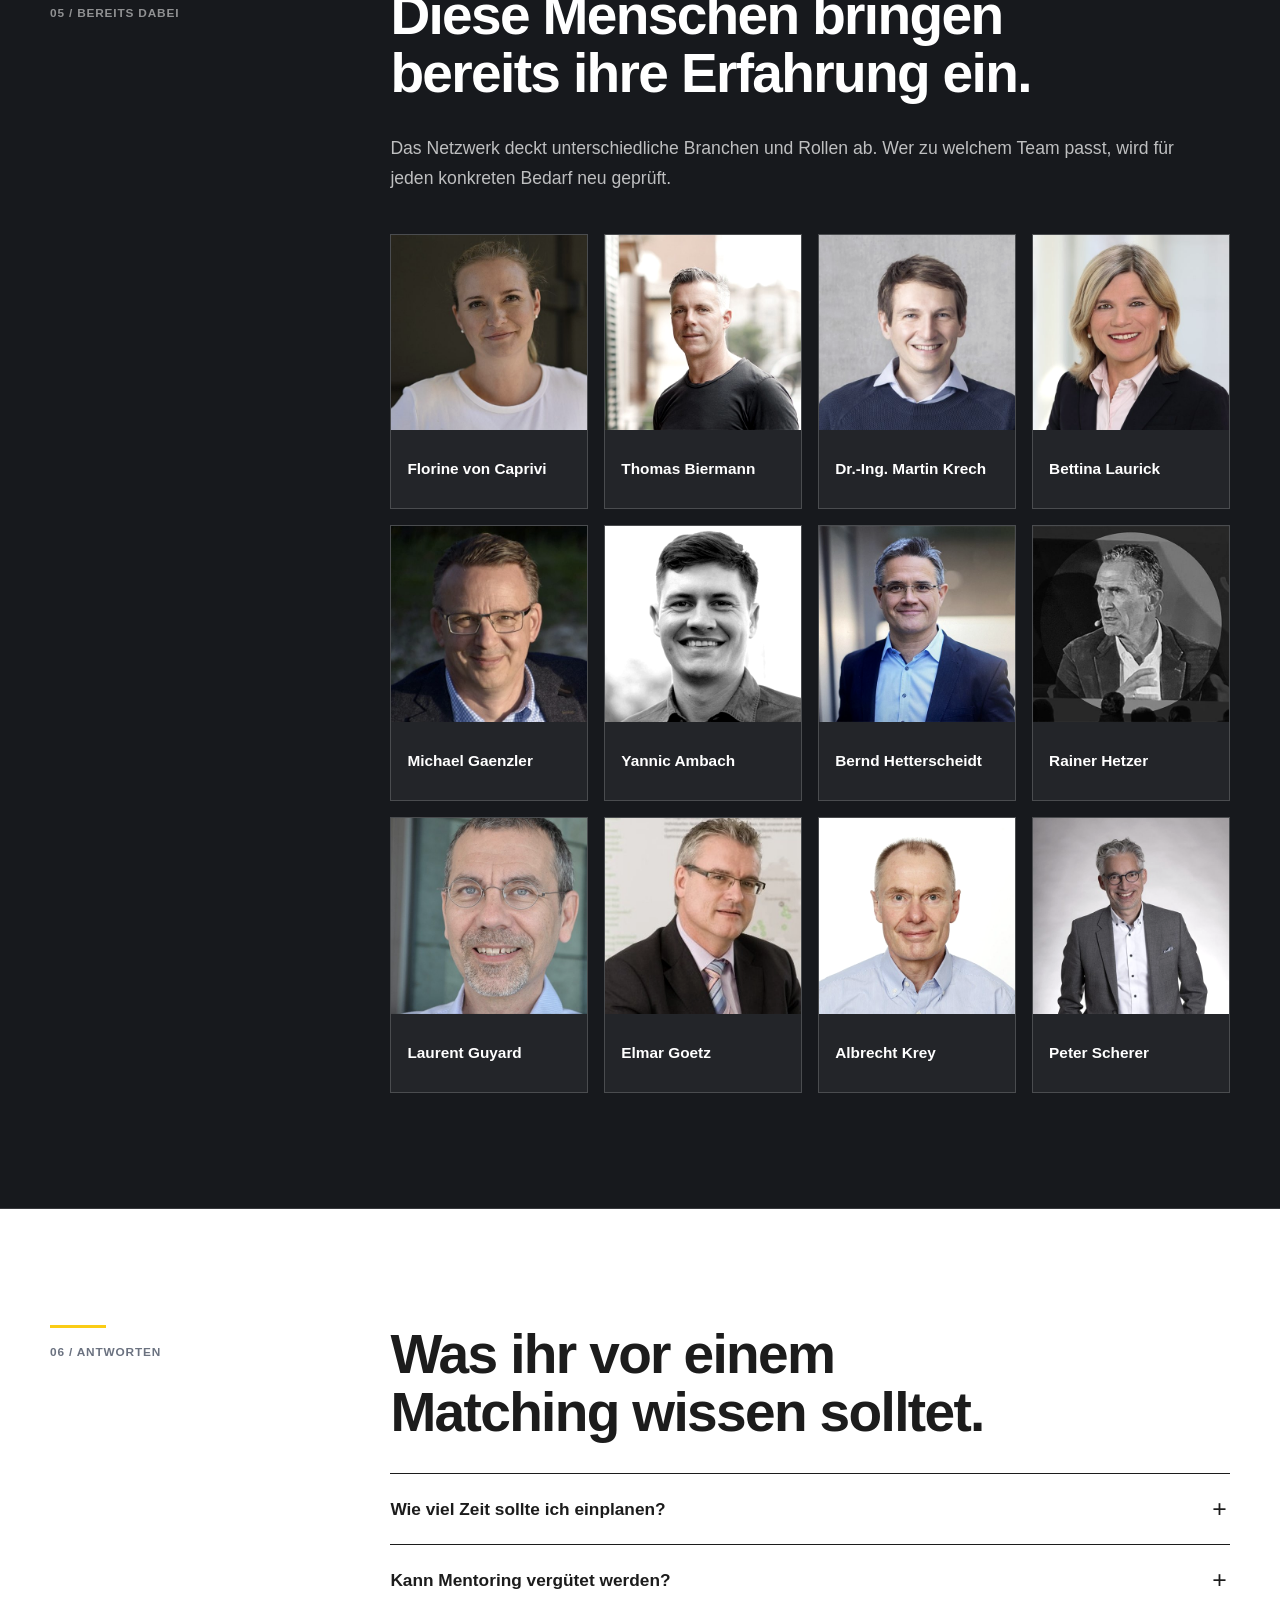
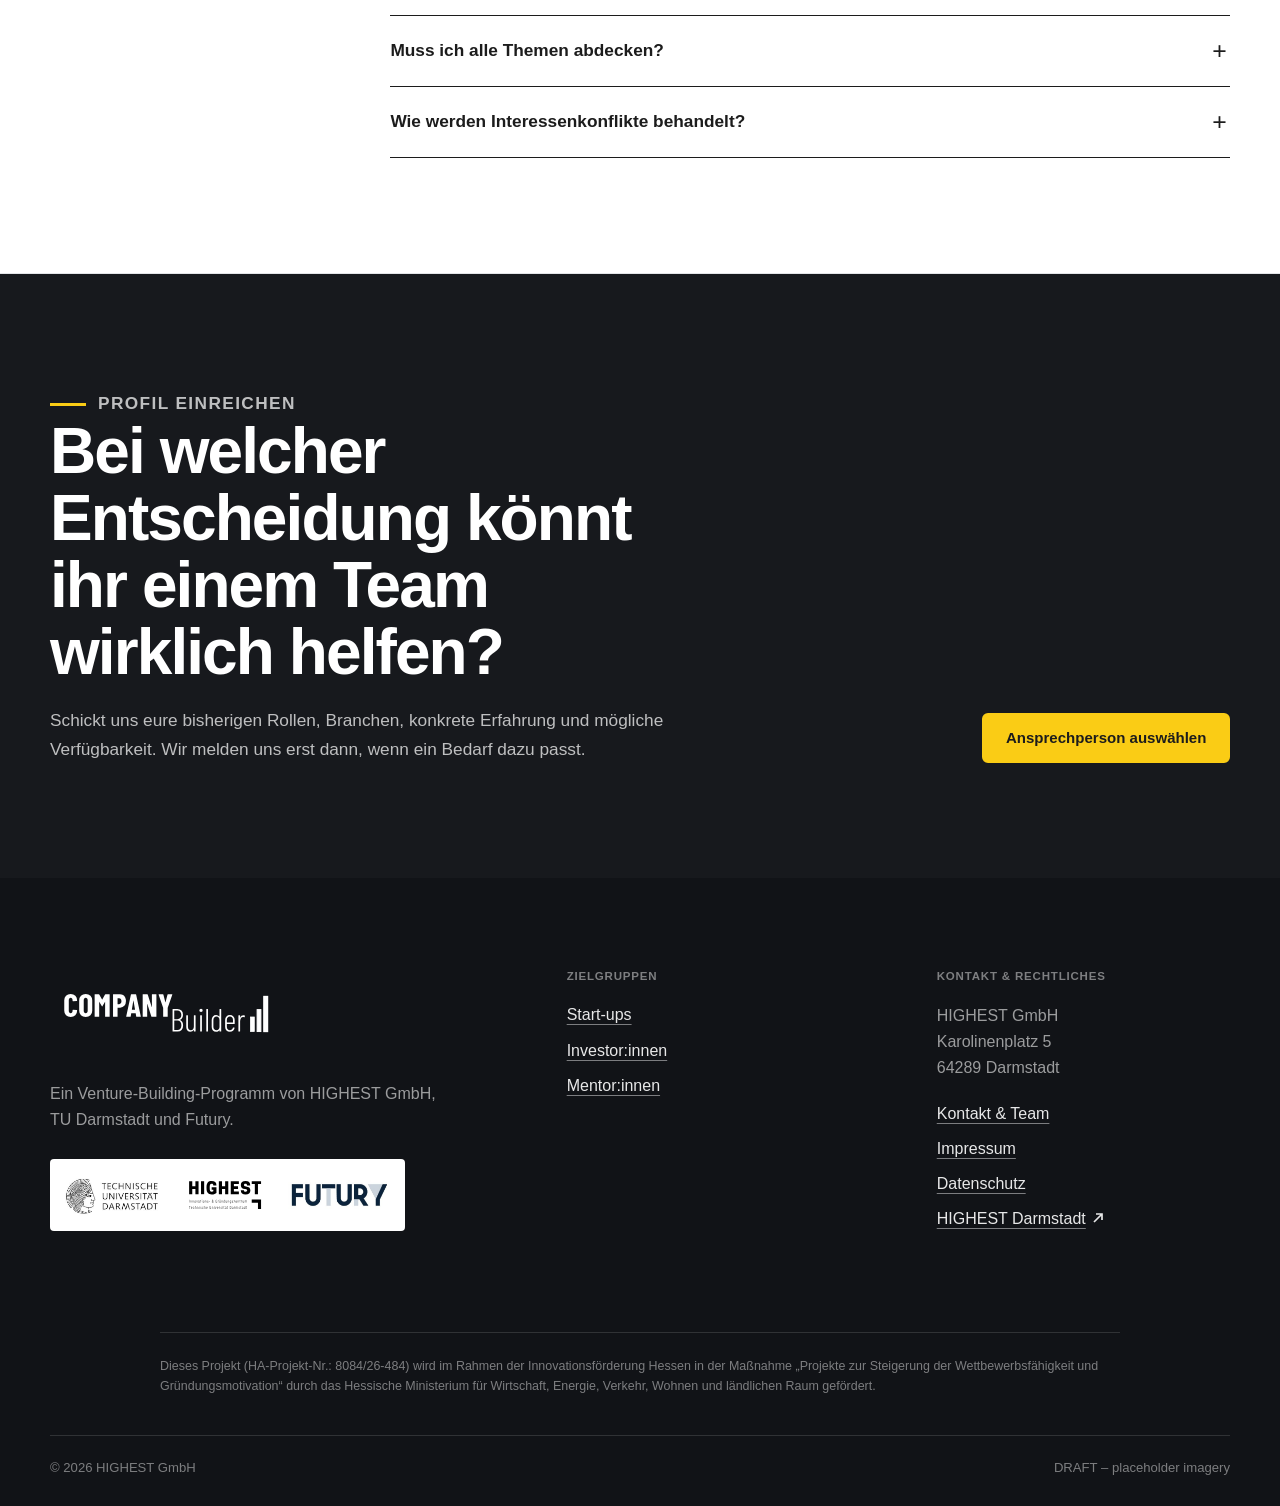
<file: mentorinnen.html>
<!doctype html>
<html lang="de">
<head>
  <meta charset="utf-8">
  <meta name="viewport" content="width=device-width, initial-scale=1">
  <meta name="description" content="Welche Rolle Mentor:innen im HIGHEST & FUTURY Company Builder übernehmen, wie das Matching funktioniert und was konkret erwartet wird.">
  <meta name="theme-color" content="#f5f4ef">
  <title>Für Mentor:innen · HIGHEST & FUTURY Company Builder</title>
  <link rel="icon" type="image/svg+xml" href="data:image/svg+xml,%3Csvg xmlns='http://www.w3.org/2000/svg' viewBox='0 0 64 64'%3E%3Crect width='64' height='64' fill='%230b1020'/%3E%3Ccircle cx='32' cy='32' r='11' fill='%23ffd500'/%3E%3Ccircle cx='32' cy='32' r='22' fill='none' stroke='%23ffd500' stroke-width='3'/%3E%3C/svg%3E">
  <link rel="stylesheet" href="assets/css/subpages.css">
  <script src="assets/js/subpages.js" defer></script>
</head>
<body class="inner-page">
  <!-- Globale Navigation der Unterseiten -->
  <header class="site-header" data-header>
    <a class="brand" href="index.html" aria-label="Company Builder Startseite"><img src="assets/img/logo-company-builder.png" alt="HIGHEST & FUTURY Company Builder"></a>
    <nav class="main-nav" id="main-nav" aria-label="Hauptnavigation"><a href="startups.html">Start-ups</a><a href="investoren.html">Investor:innen</a><a href="mentorinnen.html" aria-current="page">Mentor:innen</a></nav>
    <a class="header-contact" href="contact.html#team">Mentor:in werden</a>
    <button class="menu-toggle" type="button" aria-expanded="false" aria-controls="main-nav"><span></span><span></span><span></span><span class="sr-only">Menü öffnen</span></button>
  </header>

  <!-- Rolle, Ablauf und bestehendes Netzwerk der Mentor:innen -->
  <main class="inner-main" id="inhalt">
    <section class="inner-hero">
      <div class="inner-hero-copy">
        <nav class="breadcrumb" aria-label="Brotkrumen"><a href="index.html">Company Builder</a><span>/</span><strong>Mentor:innen</strong></nav>
        <p class="eyebrow">Für Unternehmer:innen, Führungskräfte und Fachleute</p>
        <h1>Gebt einem Team genau die Erfahrung, die ihm gerade fehlt.</h1>
        <p class="inner-lead">Ihr müsst nicht alle Fragen eines Start-ups beantworten. Gesucht wird Erfahrung zu einem konkreten Problem – für einen vereinbarten Zeitraum und mit einem Team, das fachlich und persönlich zu euch passt.</p>
        <div class="button-row" style="justify-content:flex-start"><a class="button" href="contact.html#team">Ansprechperson auswählen</a><a class="button secondary" href="#rolle">Rolle verstehen</a></div>
      </div>
      <aside class="inner-hero-aside"><strong>1:1</strong><p>Das Programmteam klärt zuerst den Bedarf. Ein Tandem startet nur, wenn Team und Mentor:in die Zusammenarbeit beide sinnvoll finden.</p></aside>
    </section>

    <section class="inner-section" id="rolle">
      <div class="section-label"><span></span>01 / Eure Rolle</div>
      <div class="inner-content">
        <h2>Ihr helft bei Entscheidungen – nicht bei Folien.</h2>
        <p>Das Start-up bleibt für seine Entscheidungen verantwortlich. Ihr bringt Erfahrungen, Fragen und Beispiele ein, damit das Team schneller erkennt, was tragfähig ist und wo es sich etwas vormacht.</p>
        <div class="feature-grid">
          <article class="feature"><small>01</small><h3>Einen klaren Auftrag vereinbaren</h3><p>Zu Beginn wird festgelegt, welche Frage ihr gemeinsam bearbeiten wollt und woran ein hilfreiches Ergebnis erkennbar ist.</p></article>
          <article class="feature"><small>02</small><h3>Ehrlich und konkret Rückmeldung geben</h3><p>Ihr benennt Risiken, teilt eigene Erfahrungen und helft, zwischen einer Annahme und einem belastbaren Nachweis zu unterscheiden.</p></article>
          <article class="feature"><small>03</small><h3>Verlässlich erreichbar sein</h3><p>Rhythmus und Umfang werden vorab abgestimmt. Entscheidend sind eingehaltene Absprachen, nicht möglichst viele Termine.</p></article>
          <article class="feature"><small>04</small><h3>Kontakte mit Bedacht öffnen</h3><p>Eine Vorstellung ist dann hilfreich, wenn das Team vorbereitet ist und für beide Seiten ein konkreter Anlass besteht.</p></article>
        </div>
      </div>
    </section>

    <section class="inner-section dark">
      <div class="section-label"><span></span>02 / Matching</div>
      <div class="inner-content">
        <h2>Ein Match kommt nur zustande, wenn es für beide Seiten passt.</h2>
        <p>Bevor die Begleitung startet, klären wir Bedarf, Erfahrung, Verfügbarkeit und mögliche Interessenkonflikte. Ihr lernt das Team kennen und könnt danach ebenso wie das Team entscheiden, ob die Zusammenarbeit sinnvoll ist.</p>
        <ul class="criteria-list">
          <li><span>01</span><strong>Eure Erfahrung passt zur konkreten Frage des Teams.</strong></li>
          <li><span>02</span><strong>Ihr kennt vergleichbare Entscheidungen aus eigener Verantwortung.</strong></li>
          <li><span>03</span><strong>Arbeitsstil und Erwartungen stimmen auf beiden Seiten überein.</strong></li>
          <li><span>04</span><strong>Ihr könnt den vereinbarten Rhythmus verlässlich einhalten.</strong></li>
          <li><span>05</span><strong>Mögliche geschäftliche Interessen werden vorab offen besprochen.</strong></li>
        </ul>
      </div>
    </section>

    <section class="inner-section">
      <div class="section-label"><span></span>03 / Zusammenarbeit</div>
      <div class="inner-content">
        <h2>So kommt eine Zusammenarbeit zustande.</h2>
        <ol class="timeline">
          <li><span class="timeline-number">01</span><span class="timeline-phase">PROFIL</span><div><h3>Ihr beschreibt, wobei ihr helfen könnt</h3><p>Nennt Rollen, Branchen, typische Fragestellungen, verfügbare Zeit und mögliche Interessenkonflikte.</p></div></li>
          <li><span class="timeline-number">02</span><span class="timeline-phase">VORSCHLAG</span><div><h3>Wir melden uns bei einem passenden Bedarf</h3><p>Ihr erhaltet Informationen zum Team und zur konkreten Frage. Eine automatische Zuordnung gibt es nicht.</p></div></li>
          <li><span class="timeline-number">03</span><span class="timeline-phase">START</span><div><h3>Beide Seiten vereinbaren Ziel und Rhythmus</h3><p>Nach einem ersten Kennenlernen legt ihr gemeinsam fest, woran ihr arbeitet, wie oft ihr sprecht und wie lange die Begleitung läuft.</p></div></li>
          <li><span class="timeline-number">04</span><span class="timeline-phase">ABSCHLUSS</span><div><h3>Ihr prüft, was geholfen hat</h3><p>Am Ende besprecht ihr Ergebnisse und offene Punkte. Eine Fortsetzung ist möglich, wird aber nicht stillschweigend vorausgesetzt.</p></div></li>
        </ol>
      </div>
    </section>

    <section class="inner-section acid">
      <div class="section-label"><span></span>04 / Expertise</div>
      <div class="inner-content">
        <h2>Gesucht sind Menschen, die selbst Verantwortung getragen haben.</h2>
        <div class="feature-grid">
          <article class="feature"><small>UNTERNEHMEN</small><h3>Gründung & Führung</h3><p>Mitgründer:innen finden, Rollen klären, Beteiligungen gestalten, Teams aufbauen und schwierige Personalentscheidungen treffen.</p></article>
          <article class="feature"><small>MARKT</small><h3>Kund:innen & Vertrieb</h3><p>Erste Pilotkund:innen gewinnen, Preise festlegen, B2B-Vertrieb aufbauen und lange Kaufprozesse in der Industrie verstehen.</p></article>
          <article class="feature"><small>KAPITAL</small><h3>Finanzierung</h3><p>Finanzplanung erstellen, passende Investor:innen ansprechen, Beteiligungsangebote verstehen und Verhandlungen vorbereiten.</p></article>
          <article class="feature"><small>TECHNOLOGIE</small><h3>Produkt, IP & Zulassung</h3><p>Technische Entwicklung priorisieren, Schutzrechte einordnen sowie Anforderungen an Hardware, Life Sciences, KI oder Cybersecurity verstehen.</p></article>
        </div>
      </div>
    </section>

    <section class="inner-section dark roster-section" aria-labelledby="mentor-network-title">
      <div class="section-label"><span></span>05 / Bereits dabei</div>
      <div class="inner-content">
        <h2 id="mentor-network-title">Diese Menschen bringen bereits ihre Erfahrung ein.</h2>
        <p>Das Netzwerk deckt unterschiedliche Branchen und Rollen ab. Wer zu welchem Team passt, wird für jeden konkreten Bedarf neu geprüft.</p>
        <div class="mentor-roster" role="list" aria-label="Aktuelle Mentorinnen und Mentoren">
          <figure class="mentor-roster-card" role="listitem"><div><img src="assets/img/network/mentor-florine-von-caprivi.jpg" alt="Florine von Caprivi" width="500" height="500" loading="lazy"></div><figcaption><strong>Florine von Caprivi</strong></figcaption></figure>
          <figure class="mentor-roster-card" role="listitem"><div><img src="assets/img/network/mentor-thomas-biermann.jpg" alt="Thomas Biermann" width="500" height="500" loading="lazy"></div><figcaption><strong>Thomas Biermann</strong></figcaption></figure>
          <figure class="mentor-roster-card" role="listitem"><div><img src="assets/img/network/mentor-martin-krech.jpg" alt="Dr.-Ing. Martin Krech" width="500" height="500" loading="lazy"></div><figcaption><strong>Dr.-Ing. Martin Krech</strong></figcaption></figure>
          <figure class="mentor-roster-card" role="listitem"><div><img src="assets/img/network/mentor-bettina-laurick.jpg" alt="Bettina Laurick" width="500" height="500" loading="lazy"></div><figcaption><strong>Bettina Laurick</strong></figcaption></figure>
          <figure class="mentor-roster-card" role="listitem"><div><img src="assets/img/network/mentor-michael-gaenzler.jpg" alt="Michael Gaenzler" width="500" height="500" loading="lazy"></div><figcaption><strong>Michael Gaenzler</strong></figcaption></figure>
          <figure class="mentor-roster-card" role="listitem"><div><img src="assets/img/network/mentor-yannic-ambach.jpg" alt="Yannic Ambach" width="500" height="500" loading="lazy"></div><figcaption><strong>Yannic Ambach</strong></figcaption></figure>
          <figure class="mentor-roster-card" role="listitem"><div><img src="assets/img/network/mentor-bernd-hetterscheidt.jpg" alt="Bernd Hetterscheidt" width="500" height="500" loading="lazy"></div><figcaption><strong>Bernd Hetterscheidt</strong></figcaption></figure>
          <figure class="mentor-roster-card" role="listitem"><div><img src="assets/img/network/mentor-rainer-hetzer.jpg" alt="Rainer Hetzer" width="500" height="500" loading="lazy"></div><figcaption><strong>Rainer Hetzer</strong></figcaption></figure>
          <figure class="mentor-roster-card" role="listitem"><div><img src="assets/img/network/mentor-laurent-guyard.jpg" alt="Laurent Guyard" width="500" height="500" loading="lazy"></div><figcaption><strong>Laurent Guyard</strong></figcaption></figure>
          <figure class="mentor-roster-card" role="listitem"><div><img src="assets/img/network/mentor-elmar-goetz.jpg" alt="Elmar Goetz" width="500" height="500" loading="lazy"></div><figcaption><strong>Elmar Goetz</strong></figcaption></figure>
          <figure class="mentor-roster-card" role="listitem"><div><img src="assets/img/network/mentor-albrecht-krey.jpg" alt="Albrecht Krey" width="500" height="500" loading="lazy"></div><figcaption><strong>Albrecht Krey</strong></figcaption></figure>
          <figure class="mentor-roster-card" role="listitem"><div><img src="assets/img/network/mentor-peter-scherer.jpg" alt="Peter Scherer" width="500" height="500" loading="lazy"></div><figcaption><strong>Peter Scherer</strong></figcaption></figure>
        </div>
      </div>
    </section>

    <section class="inner-section">
      <div class="section-label"><span></span>06 / Antworten</div>
      <div class="inner-content">
        <h2>Was ihr vor einem Matching wissen solltet.</h2>
        <div class="faq-list">
          <details><summary>Wie viel Zeit sollte ich einplanen?</summary><p>Der genaue Umfang wird vor dem Matching vereinbart und richtet sich nach Bedarf, Phase und Verfügbarkeit. Entscheidend ist ein verlässlicher Rhythmus statt möglichst vieler Termine.</p></details>
          <details><summary>Kann Mentoring vergütet werden?</summary><p>Pro Team steht ein Budget von bis zu 5.000 € für Mentoring zur Verfügung. Ob euer konkreter Einsatz daraus vergütet wird und in welcher Höhe, wird vor Beginn vereinbart. Eine Vergütung ist nicht automatisch zugesagt.</p></details>
          <details><summary>Muss ich alle Themen abdecken?</summary><p>Nein. Gesucht wird fokussierte Expertise. Ein gutes Matching setzt gerade darauf, dass Mentor:innen in einem relevanten Feld besondere Erfahrung einbringen.</p></details>
          <details><summary>Wie werden Interessenkonflikte behandelt?</summary><p>Mögliche Investments, Beratungsmandate oder direkte Wettbewerbsbeziehungen werden vor dem Matching offengelegt und gemeinsam bewertet.</p></details>
        </div>
      </div>
    </section>

    <section class="inner-closing">
      <div><p class="eyebrow">Profil einreichen</p><h2>Bei welcher Entscheidung könnt ihr einem Team wirklich helfen?</h2><p>Schickt uns eure bisherigen Rollen, Branchen, konkrete Erfahrung und mögliche Verfügbarkeit. Wir melden uns erst dann, wenn ein Bedarf dazu passt.</p></div>
      <div class="button-row"><a class="button" href="contact.html#team">Ansprechperson auswählen</a></div>
    </section>
  </main>

  <!-- Einheitlicher Footer auf allen Seiten -->
  <footer class="site-footer">
    <div class="footer-main">
      <div class="footer-brand"><img class="footer-logo" src="assets/img/company-builder-logo-white.svg" alt="HIGHEST &amp; FUTURY Company Builder" width="300" height="112"><p>Ein Venture-Building-Programm von HIGHEST GmbH, TU Darmstadt und Futury.</p><div class="partner-logos" role="group" aria-label="TU Darmstadt, HIGHEST und Futury"><span class="partner-logo-crop partner-logo-tu"><img src="assets/img/partners-tud-highest-futury.jpg" alt="TU Darmstadt" width="1238" height="210" loading="lazy"></span><img class="partner-logo-highest" src="assets/img/logo-highest.svg" alt="HIGHEST" width="328" height="180" loading="lazy"><span class="partner-logo-crop partner-logo-futury"><img src="assets/img/partners-tud-highest-futury.jpg" alt="Futury" width="1238" height="210" loading="lazy"></span></div></div>
      <nav class="footer-col" aria-label="Zielgruppen"><h2>Zielgruppen</h2><a href="startups.html">Start-ups</a><a href="investoren.html">Investor:innen</a><a href="mentorinnen.html">Mentor:innen</a></nav>
      <div class="footer-col"><h2>Kontakt &amp; Rechtliches</h2><address>HIGHEST GmbH<br>Karolinenplatz 5<br>64289 Darmstadt</address><a href="contact.html">Kontakt &amp; Team</a><a href="impressum.html">Impressum</a><a href="datenschutz.html">Datenschutz</a><a class="with-arrow" href="https://highest-darmstadt.de/de/" target="_blank" rel="noreferrer">HIGHEST Darmstadt</a></div>
    </div>
    <p class="footer-funding">Dieses Projekt (HA-Projekt-Nr.: 8084/26-484) wird im Rahmen der Innovationsförderung Hessen in der Maßnahme „Projekte zur Steigerung der Wettbewerbsfähigkeit und Gründungsmotivation“ durch das Hessische Ministerium für Wirtschaft, Energie, Verkehr, Wohnen und ländlichen Raum gefördert.</p>
    <div class="footer-bottom"><span>© 2026 HIGHEST GmbH</span><span>DRAFT – placeholder imagery</span></div>
  </footer>
</body>
</html>
</file>
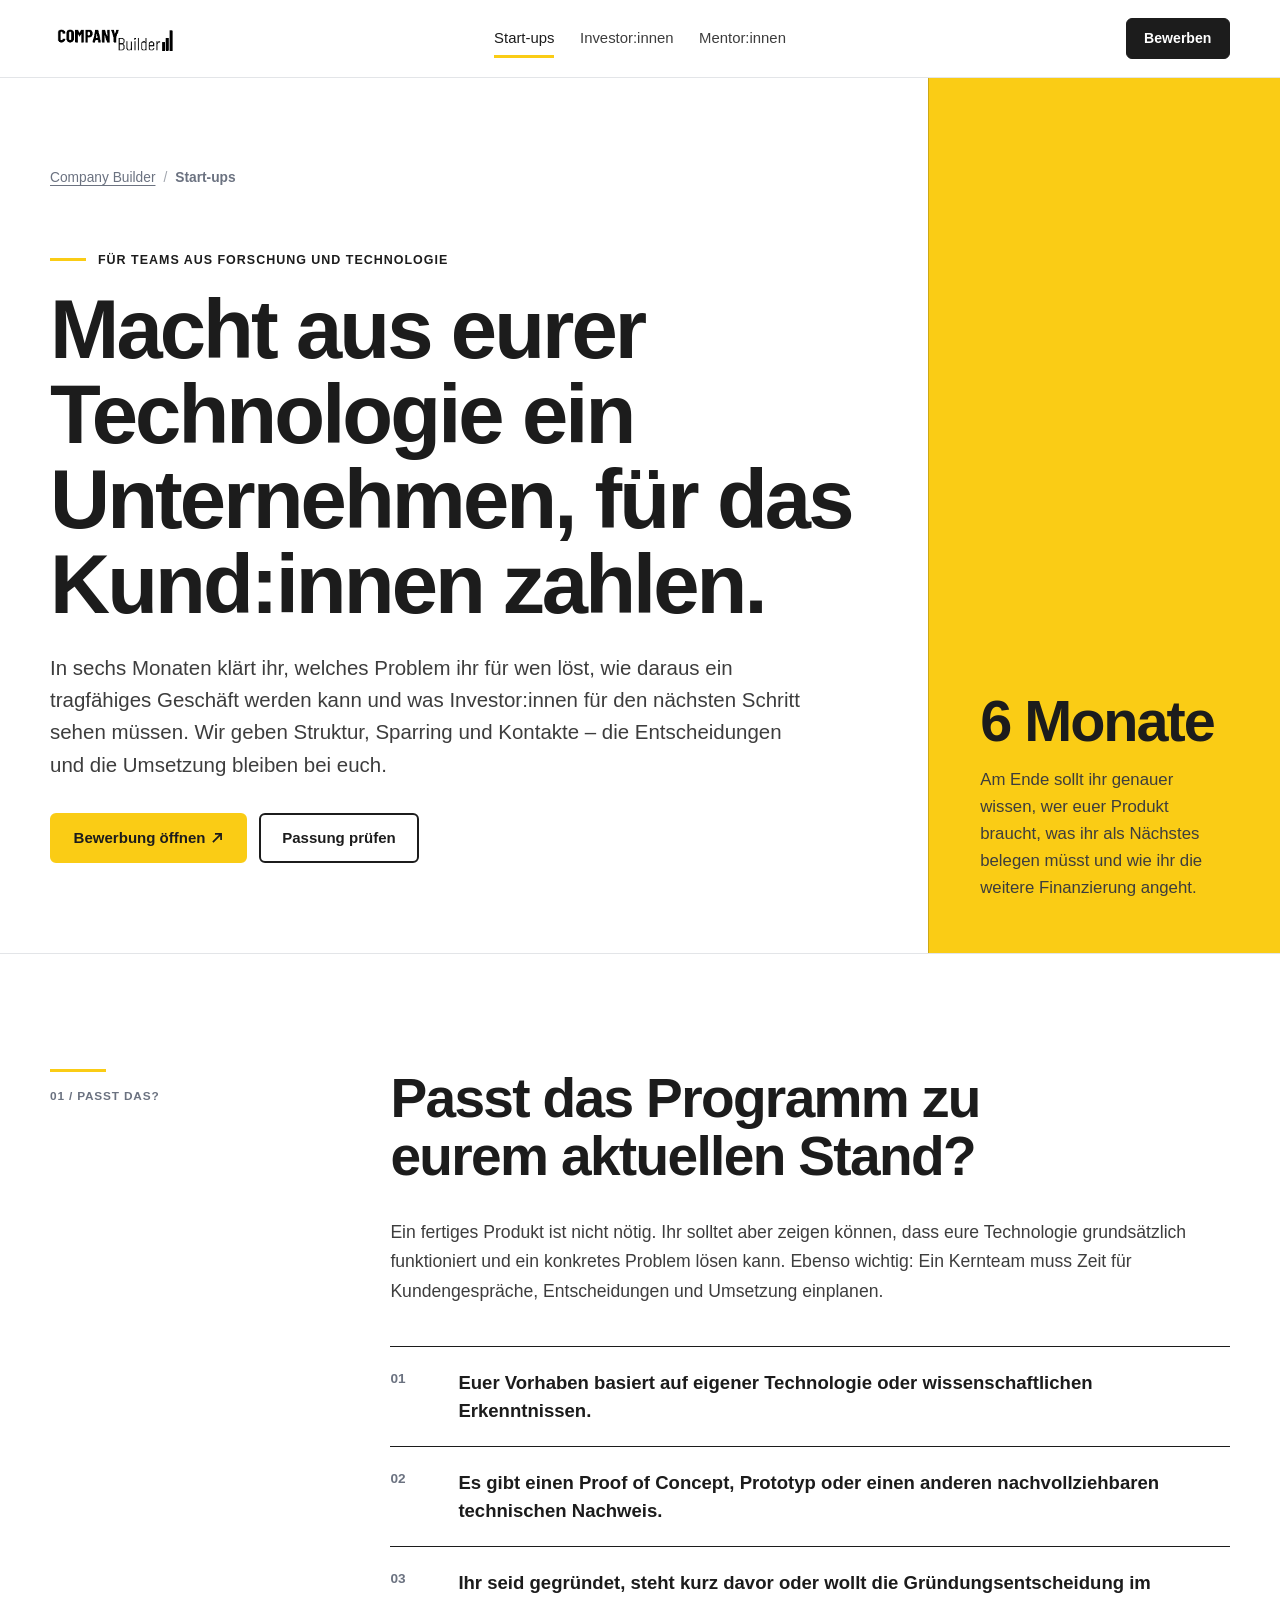
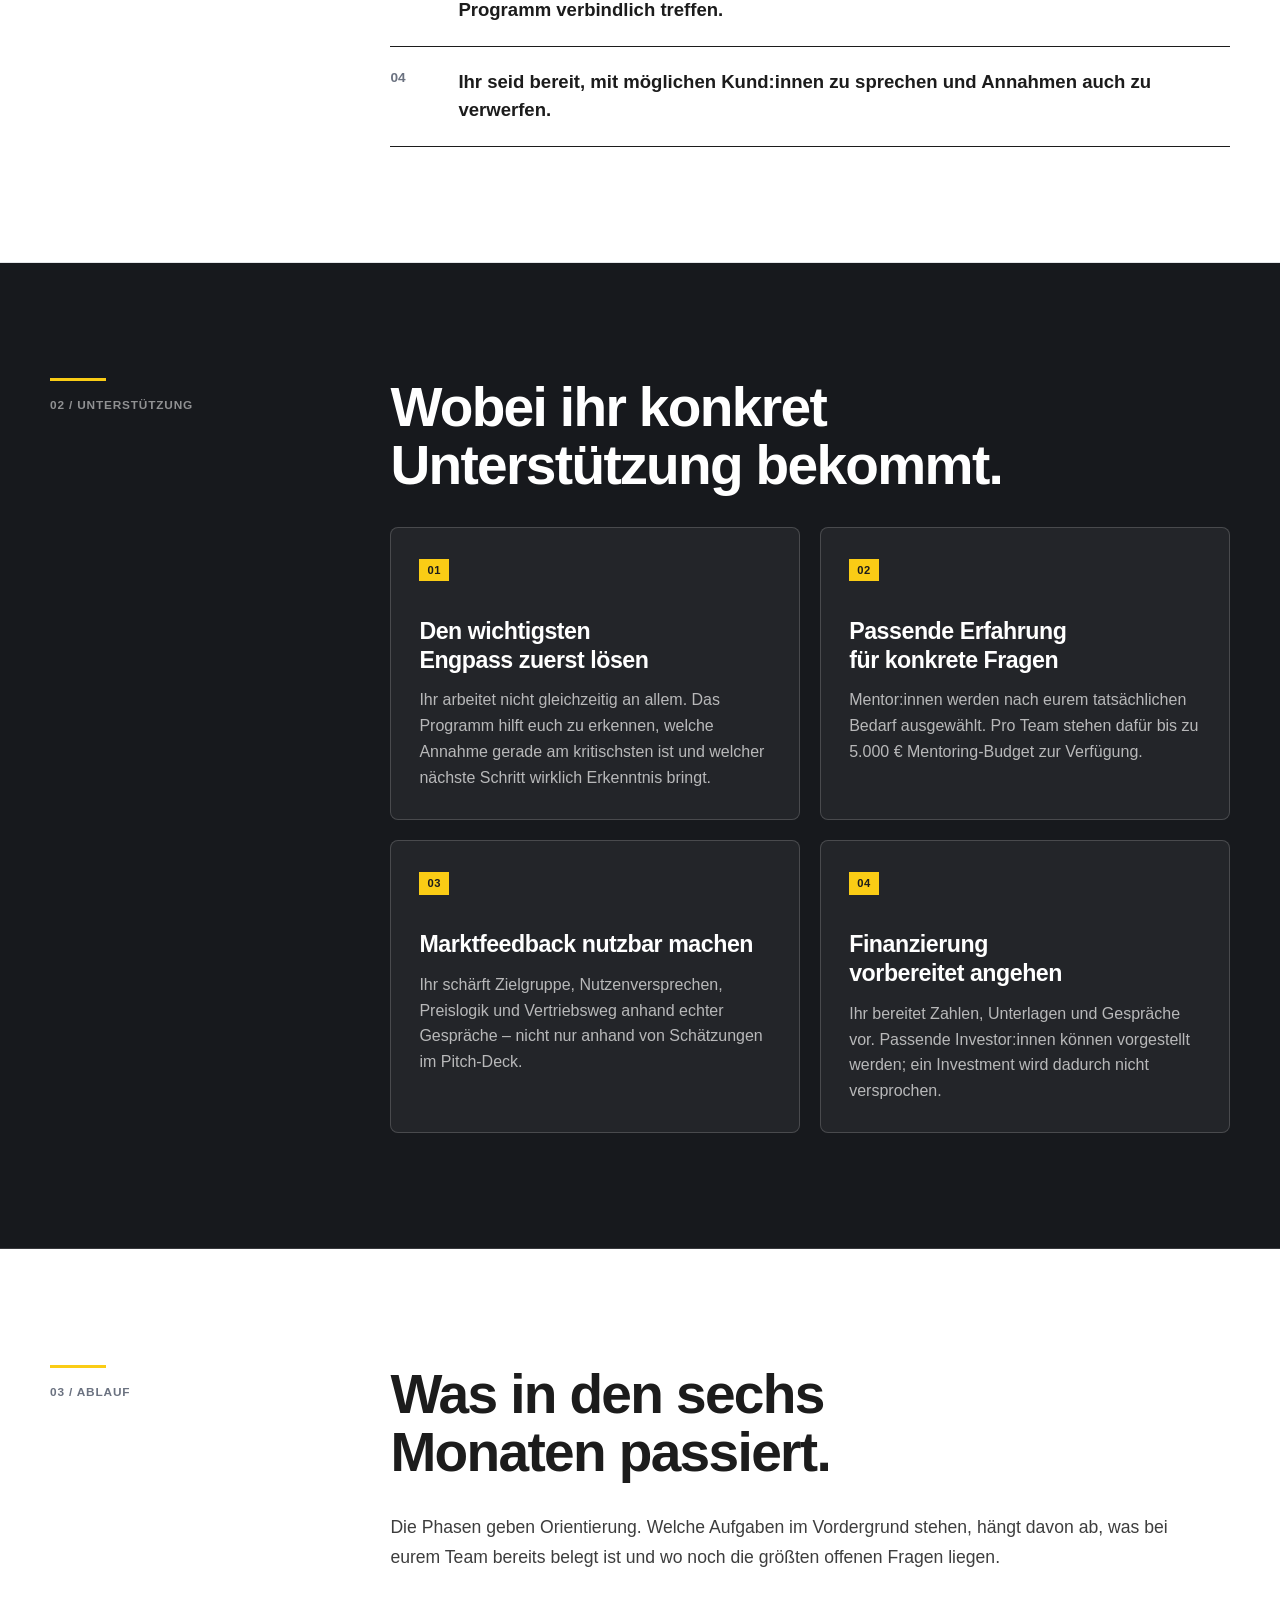
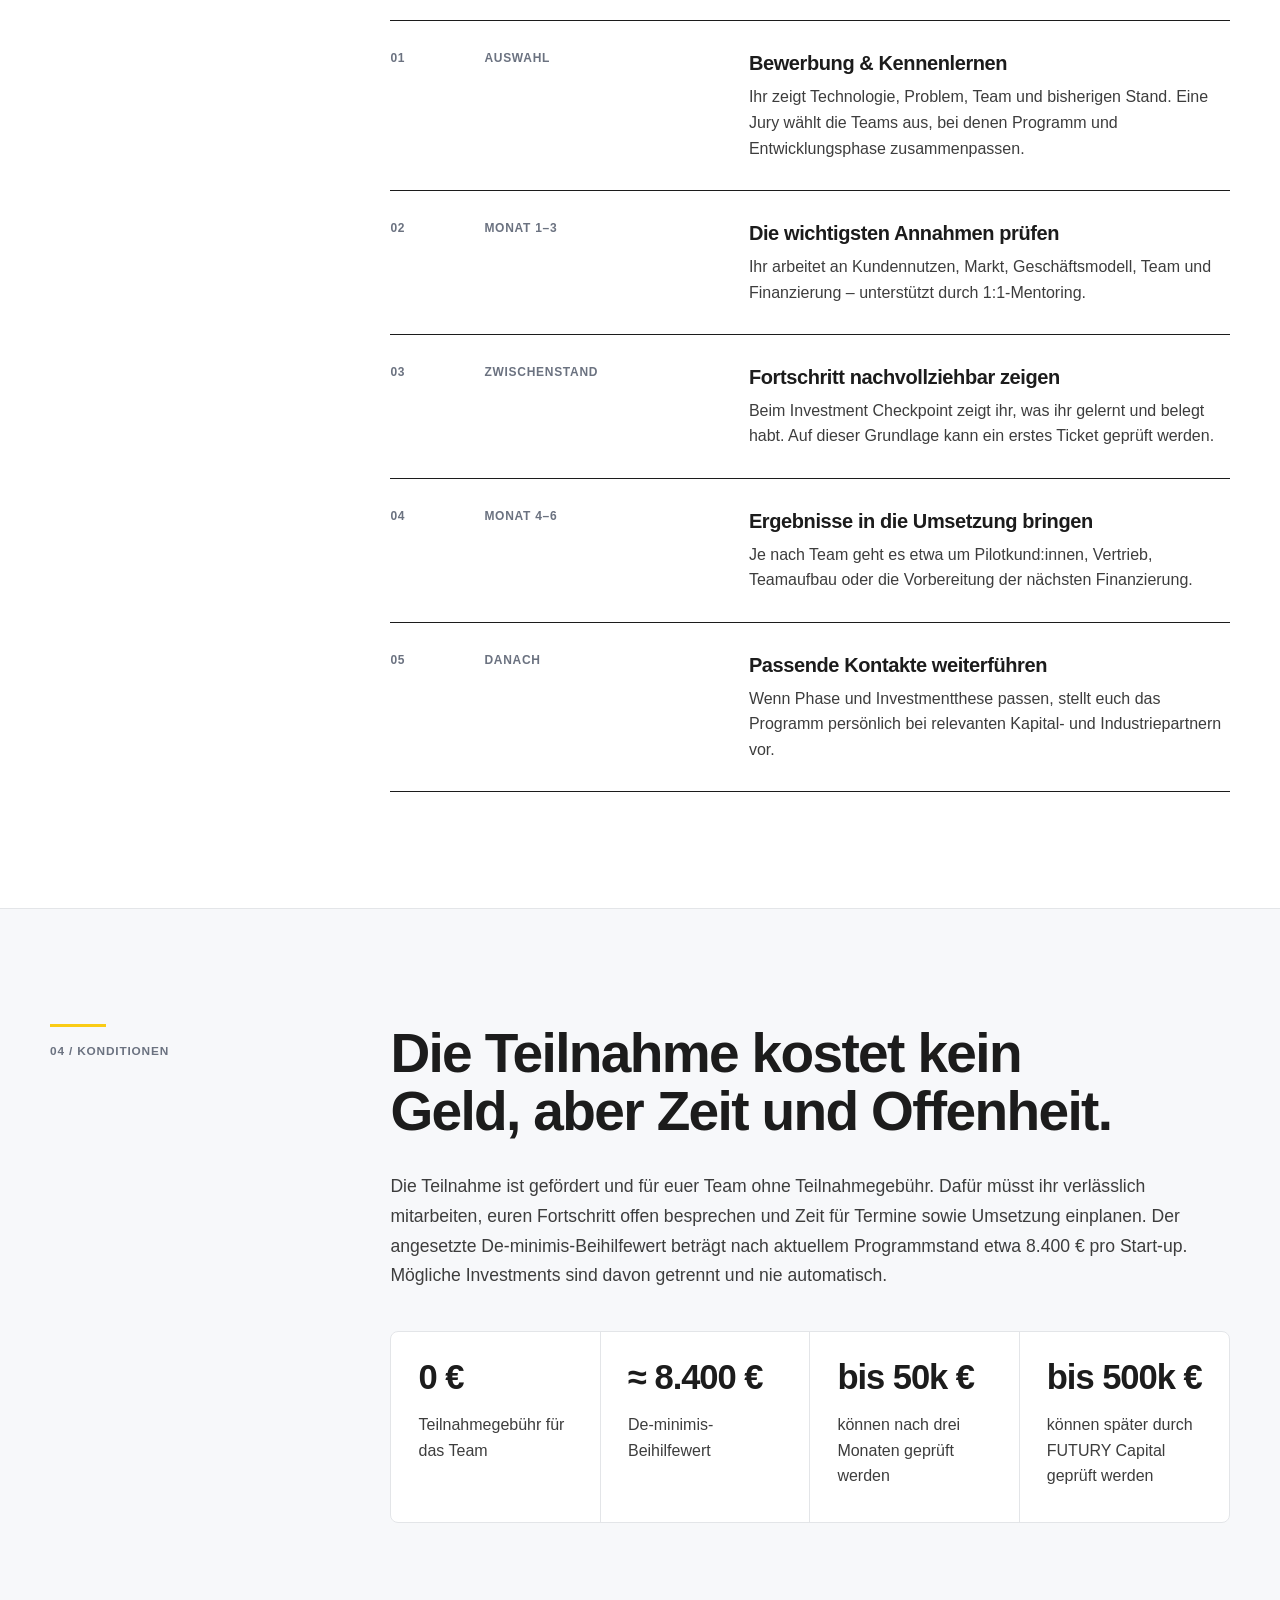
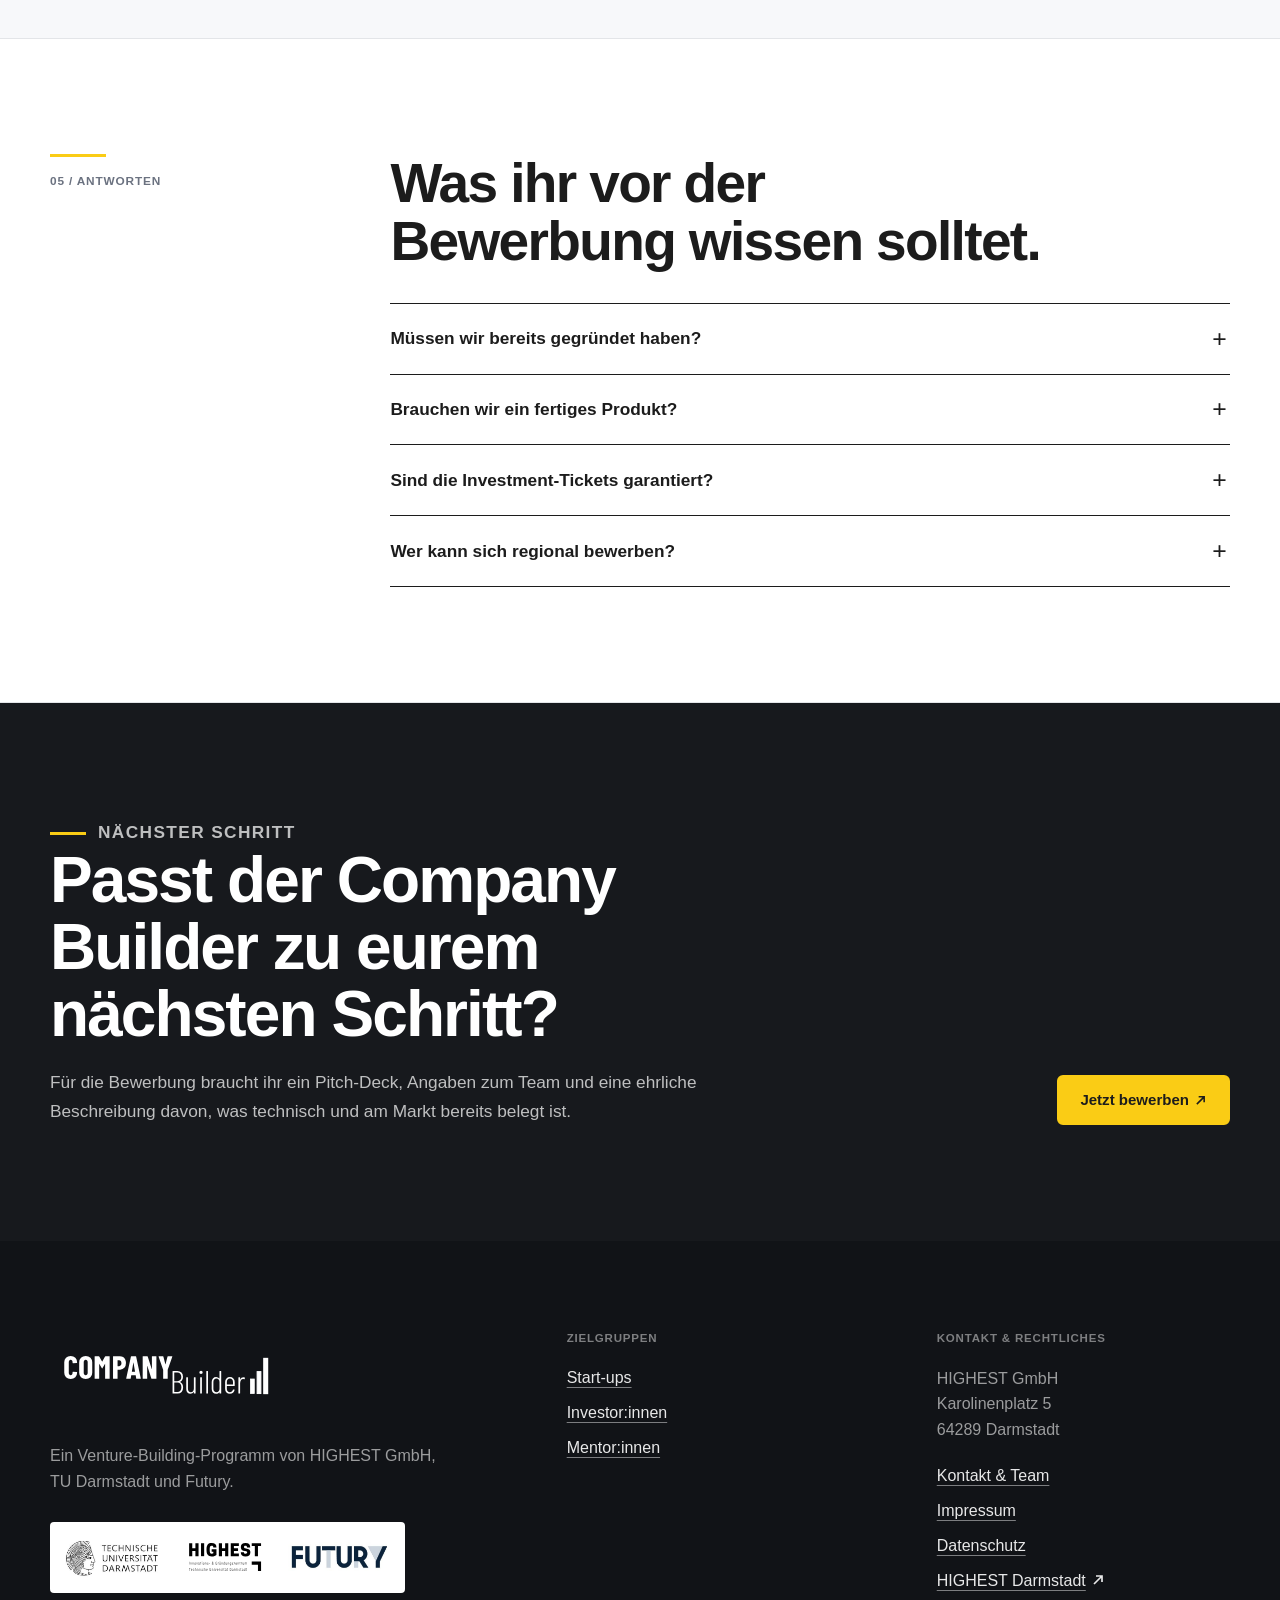
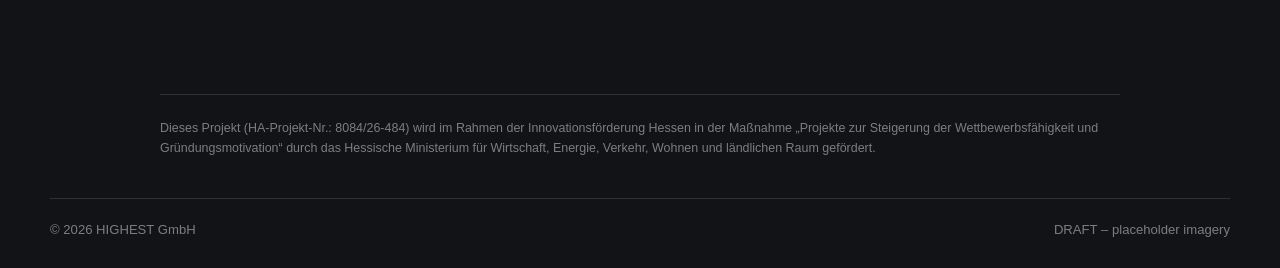
<file: startups.html>
<!doctype html>
<html lang="de">
<head>
  <meta charset="utf-8">
  <meta name="viewport" content="width=device-width, initial-scale=1">
  <meta name="description" content="Was Deep-Tech-Teams im HIGHEST & FUTURY Company Builder konkret erhalten, mitbringen müssen und vor der Bewerbung wissen sollten.">
  <meta name="theme-color" content="#f5f4ef">
  <title>Für Start-ups · HIGHEST & FUTURY Company Builder</title>
  <link rel="icon" type="image/svg+xml" href="data:image/svg+xml,%3Csvg xmlns='http://www.w3.org/2000/svg' viewBox='0 0 64 64'%3E%3Crect width='64' height='64' fill='%230b1020'/%3E%3Ccircle cx='32' cy='32' r='11' fill='%23ffd500'/%3E%3Ccircle cx='32' cy='32' r='22' fill='none' stroke='%23ffd500' stroke-width='3'/%3E%3C/svg%3E">
  <link rel="stylesheet" href="assets/css/subpages.css">
  <script src="assets/js/subpages.js" defer></script>
</head>
<body class="inner-page">
  <!-- Globale Navigation der Unterseiten -->
  <header class="site-header" data-header>
    <a class="brand" href="index.html" aria-label="Company Builder Startseite"><img src="assets/img/logo-company-builder.png" alt="HIGHEST & FUTURY Company Builder"></a>
    <nav class="main-nav" id="main-nav" aria-label="Hauptnavigation">
      <a href="startups.html" aria-current="page">Start-ups</a><a href="investoren.html">Investor:innen</a><a href="mentorinnen.html">Mentor:innen</a>
    </nav>
    <a class="header-contact" href="https://form.typeform.com/to/P17u3cuQ" target="_blank" rel="noreferrer">Bewerben</a>
    <button class="menu-toggle" type="button" aria-expanded="false" aria-controls="main-nav"><span></span><span></span><span></span><span class="sr-only">Menü öffnen</span></button>
  </header>

  <!-- Inhalte und Bewerbungshinweise für Start-ups -->
  <main class="inner-main" id="inhalt">
    <section class="inner-hero">
      <div class="inner-hero-copy">
        <nav class="breadcrumb" aria-label="Brotkrumen"><a href="index.html">Company Builder</a><span>/</span><strong>Start-ups</strong></nav>
        <p class="eyebrow">Für Teams aus Forschung und Technologie</p>
        <h1>Macht aus eurer Technologie ein Unternehmen, für das Kund:innen zahlen.</h1>
        <p class="inner-lead">In sechs Monaten klärt ihr, welches Problem ihr für wen löst, wie daraus ein tragfähiges Geschäft werden kann und was Investor:innen für den nächsten Schritt sehen müssen. Wir geben Struktur, Sparring und Kontakte – die Entscheidungen und die Umsetzung bleiben bei euch.</p>
        <div class="button-row" style="justify-content:flex-start">
          <a class="button with-arrow" href="https://form.typeform.com/to/P17u3cuQ" target="_blank" rel="noreferrer">Bewerbung öffnen</a>
          <a class="button secondary" href="#passung">Passung prüfen</a>
        </div>
      </div>
      <aside class="inner-hero-aside">
        <strong>6 Monate</strong>
        <p>Am Ende sollt ihr genauer wissen, wer euer Produkt braucht, was ihr als Nächstes belegen müsst und wie ihr die weitere Finanzierung angeht.</p>
      </aside>
    </section>

    <section class="inner-section" id="passung">
      <div class="section-label"><span></span>01 / Passt das?</div>
      <div class="inner-content">
        <h2>Passt das Programm zu eurem aktuellen Stand?</h2>
        <p>Ein fertiges Produkt ist nicht nötig. Ihr solltet aber zeigen können, dass eure Technologie grundsätzlich funktioniert und ein konkretes Problem lösen kann. Ebenso wichtig: Ein Kernteam muss Zeit für Kundengespräche, Entscheidungen und Umsetzung einplanen.</p>
        <ul class="criteria-list">
          <li><span>01</span><strong>Euer Vorhaben basiert auf eigener Technologie oder wissenschaftlichen Erkenntnissen.</strong></li>
          <li><span>02</span><strong>Es gibt einen Proof of Concept, Prototyp oder einen anderen nachvollziehbaren technischen Nachweis.</strong></li>
          <li><span>03</span><strong>Ihr seid gegründet, steht kurz davor oder wollt die Gründungsentscheidung im Programm verbindlich treffen.</strong></li>
          <li><span>04</span><strong>Ihr seid bereit, mit möglichen Kund:innen zu sprechen und Annahmen auch zu verwerfen.</strong></li>
        </ul>
      </div>
    </section>

    <section class="inner-section dark">
      <div class="section-label"><span></span>02 / Unterstützung</div>
      <div class="inner-content">
        <h2>Wobei ihr konkret Unterstützung bekommt.</h2>
        <div class="feature-grid">
          <article class="feature"><small>01</small><h3>Den wichtigsten Engpass zuerst lösen</h3><p>Ihr arbeitet nicht gleichzeitig an allem. Das Programm hilft euch zu erkennen, welche Annahme gerade am kritischsten ist und welcher nächste Schritt wirklich Erkenntnis bringt.</p></article>
          <article class="feature"><small>02</small><h3>Passende Erfahrung für konkrete Fragen</h3><p>Mentor:innen werden nach eurem tatsächlichen Bedarf ausgewählt. Pro Team stehen dafür bis zu 5.000 € Mentoring-Budget zur Verfügung.</p></article>
          <article class="feature"><small>03</small><h3>Marktfeedback nutzbar machen</h3><p>Ihr schärft Zielgruppe, Nutzenversprechen, Preislogik und Vertriebsweg anhand echter Gespräche – nicht nur anhand von Schätzungen im Pitch-Deck.</p></article>
          <article class="feature"><small>04</small><h3>Finanzierung vorbereitet angehen</h3><p>Ihr bereitet Zahlen, Unterlagen und Gespräche vor. Passende Investor:innen können vorgestellt werden; ein Investment wird dadurch nicht versprochen.</p></article>
        </div>
      </div>
    </section>

    <section class="inner-section">
      <div class="section-label"><span></span>03 / Ablauf</div>
      <div class="inner-content">
        <h2>Was in den sechs Monaten passiert.</h2>
        <p>Die Phasen geben Orientierung. Welche Aufgaben im Vordergrund stehen, hängt davon ab, was bei eurem Team bereits belegt ist und wo noch die größten offenen Fragen liegen.</p>
        <ol class="timeline">
          <li><span class="timeline-number">01</span><span class="timeline-phase">AUSWAHL</span><div><h3>Bewerbung & Kennenlernen</h3><p>Ihr zeigt Technologie, Problem, Team und bisherigen Stand. Eine Jury wählt die Teams aus, bei denen Programm und Entwicklungsphase zusammenpassen.</p></div></li>
          <li><span class="timeline-number">02</span><span class="timeline-phase">MONAT 1–3</span><div><h3>Die wichtigsten Annahmen prüfen</h3><p>Ihr arbeitet an Kundennutzen, Markt, Geschäftsmodell, Team und Finanzierung – unterstützt durch 1:1-Mentoring.</p></div></li>
          <li><span class="timeline-number">03</span><span class="timeline-phase">ZWISCHENSTAND</span><div><h3>Fortschritt nachvollziehbar zeigen</h3><p>Beim Investment Checkpoint zeigt ihr, was ihr gelernt und belegt habt. Auf dieser Grundlage kann ein erstes Ticket geprüft werden.</p></div></li>
          <li><span class="timeline-number">04</span><span class="timeline-phase">MONAT 4–6</span><div><h3>Ergebnisse in die Umsetzung bringen</h3><p>Je nach Team geht es etwa um Pilotkund:innen, Vertrieb, Teamaufbau oder die Vorbereitung der nächsten Finanzierung.</p></div></li>
          <li><span class="timeline-number">05</span><span class="timeline-phase">DANACH</span><div><h3>Passende Kontakte weiterführen</h3><p>Wenn Phase und Investmentthese passen, stellt euch das Programm persönlich bei relevanten Kapital- und Industriepartnern vor.</p></div></li>
        </ol>
      </div>
    </section>

    <section class="inner-section acid">
      <div class="section-label"><span></span>04 / Konditionen</div>
      <div class="inner-content">
        <h2>Die Teilnahme kostet kein Geld, aber Zeit und Offenheit.</h2>
        <p>Die Teilnahme ist gefördert und für euer Team ohne Teilnahmegebühr. Dafür müsst ihr verlässlich mitarbeiten, euren Fortschritt offen besprechen und Zeit für Termine sowie Umsetzung einplanen. Der angesetzte De-minimis-Beihilfewert beträgt nach aktuellem Programmstand etwa 8.400 € pro Start-up. Mögliche Investments sind davon getrennt und nie automatisch.</p>
        <div class="fact-box four">
          <div><strong>0 €</strong><span>Teilnahmegebühr für das Team</span></div>
          <div><strong>≈ 8.400 €</strong><span>De-minimis-Beihilfewert</span></div>
          <div><strong>bis 50k €</strong><span>können nach drei Monaten geprüft werden</span></div>
          <div><strong>bis 500k €</strong><span>können später durch FUTURY Capital geprüft werden</span></div>
        </div>
      </div>
    </section>

    <section class="inner-section">
      <div class="section-label"><span></span>05 / Antworten</div>
      <div class="inner-content">
        <h2>Was ihr vor der Bewerbung wissen solltet.</h2>
        <div class="faq-list">
          <details><summary>Müssen wir bereits gegründet haben?</summary><p>Nein. Ihr könnt bereits gegründet sein, kurz davorstehen oder eine klare Bereitschaft mitbringen, im Programm den nächsten verbindlichen Gründungsschritt zu gehen.</p></details>
          <details><summary>Brauchen wir ein fertiges Produkt?</summary><p>Nein. Ihr braucht aber mehr als eine reine Idee: Ein Proof of Concept, ein Prototyp oder ein anderer nachvollziehbarer technischer Nachweis sollte vorhanden sein.</p></details>
          <details><summary>Sind die Investment-Tickets garantiert?</summary><p>Nein. Nach drei Monaten entscheiden private Investor:innen eigenständig über ein mögliches erstes Ticket bis 50.000 €. Nach sechs Monaten besteht zusätzlich die Chance auf ein Pre-Seed-Ticket von FUTURY Capital bis 500.000 €. Beide Entscheidungen hängen von Fortschritt, Teamreife, Marktfeedback und individueller Prüfung ab.</p></details>
          <details><summary>Wer kann sich regional bewerben?</summary><p>Das Programm ist in Hessen und der Rhein-Main-Region verwurzelt, steht aber Deep-Tech-Teams aus ganz Deutschland offen.</p></details>
        </div>
      </div>
    </section>

    <section class="inner-closing">
      <div><p class="eyebrow">Nächster Schritt</p><h2>Passt der Company Builder zu eurem nächsten Schritt?</h2><p>Für die Bewerbung braucht ihr ein Pitch-Deck, Angaben zum Team und eine ehrliche Beschreibung davon, was technisch und am Markt bereits belegt ist.</p></div>
      <div class="button-row"><a class="button with-arrow" href="https://form.typeform.com/to/P17u3cuQ" target="_blank" rel="noreferrer">Jetzt bewerben</a></div>
    </section>
  </main>

  <!-- Einheitlicher Footer auf allen Seiten -->
  <footer class="site-footer">
    <div class="footer-main">
      <div class="footer-brand"><img class="footer-logo" src="assets/img/company-builder-logo-white.svg" alt="HIGHEST &amp; FUTURY Company Builder" width="300" height="112"><p>Ein Venture-Building-Programm von HIGHEST GmbH, TU Darmstadt und Futury.</p><div class="partner-logos" role="group" aria-label="TU Darmstadt, HIGHEST und Futury"><span class="partner-logo-crop partner-logo-tu"><img src="assets/img/partners-tud-highest-futury.jpg" alt="TU Darmstadt" width="1238" height="210" loading="lazy"></span><img class="partner-logo-highest" src="assets/img/logo-highest.svg" alt="HIGHEST" width="328" height="180" loading="lazy"><span class="partner-logo-crop partner-logo-futury"><img src="assets/img/partners-tud-highest-futury.jpg" alt="Futury" width="1238" height="210" loading="lazy"></span></div></div>
      <nav class="footer-col" aria-label="Zielgruppen"><h2>Zielgruppen</h2><a href="startups.html">Start-ups</a><a href="investoren.html">Investor:innen</a><a href="mentorinnen.html">Mentor:innen</a></nav>
      <div class="footer-col"><h2>Kontakt &amp; Rechtliches</h2><address>HIGHEST GmbH<br>Karolinenplatz 5<br>64289 Darmstadt</address><a href="contact.html">Kontakt &amp; Team</a><a href="impressum.html">Impressum</a><a href="datenschutz.html">Datenschutz</a><a class="with-arrow" href="https://highest-darmstadt.de/de/" target="_blank" rel="noreferrer">HIGHEST Darmstadt</a></div>
    </div>
    <p class="footer-funding">Dieses Projekt (HA-Projekt-Nr.: 8084/26-484) wird im Rahmen der Innovationsförderung Hessen in der Maßnahme „Projekte zur Steigerung der Wettbewerbsfähigkeit und Gründungsmotivation“ durch das Hessische Ministerium für Wirtschaft, Energie, Verkehr, Wohnen und ländlichen Raum gefördert.</p>
    <div class="footer-bottom"><span>© 2026 HIGHEST GmbH</span><span>DRAFT – placeholder imagery</span></div>
  </footer>
</body>
</html>
</file>
<file: assets/css/homepage.css>
/*
 * Animiertes Designsystem der Company-Builder-Startseite.
 * Zielgruppen- und Rechtsseiten verwenden bewusst assets/css/subpages.css.
 */

@font-face {
  font-family: "Space Grotesk";
  src: url("../fonts/space-grotesk-latin.woff2") format("woff2");
  font-style: normal;
  font-weight: 300 700;
  font-display: swap;
}

@font-face {
  font-family: "IBM Plex Mono";
  src: url("../fonts/ibm-plex-mono-400-latin.woff2") format("woff2");
  font-style: normal;
  font-weight: 400;
  font-display: swap;
}

@font-face {
  font-family: "IBM Plex Mono";
  src: url("../fonts/ibm-plex-mono-600-latin.woff2") format("woff2");
  font-style: normal;
  font-weight: 600;
  font-display: swap;
}

:root {
  color-scheme: light;
  --ink: #181817;
  --muted: #68645c;
  --paper: #f4f1e7;
  --bg: #f4f1e7;
  --surface: #fffdf7;
  --surface-2: #e9e4d8;
  --line: rgba(18, 18, 18, 0.14);
  --line-strong: rgba(18, 18, 18, 0.32);
  --accent: #facc15;
  --accent-soft: rgba(250, 204, 21, 0.13);
  --header-h: 84px;
  --radius: 2px;
  --shell: min(1360px, calc(100vw - 64px));
  --ease: cubic-bezier(.2, .75, .2, 1);
}

* {
  box-sizing: border-box;
}

html {
  background: var(--bg);
  scroll-behavior: smooth;
  scrollbar-color: var(--accent) var(--bg);
}

html.lenis,
html.lenis body {
  height: auto;
}

.lenis.lenis-smooth {
  scroll-behavior: auto !important;
}

.lenis.lenis-stopped {
  overflow: hidden;
}

body {
  min-width: 320px;
  margin: 0;
  overflow-x: clip;
  color: var(--ink);
  background:
    radial-gradient(circle at 72% 7%, rgba(250, 204, 21, 0.18), transparent 28rem),
    linear-gradient(180deg, #fbf9f2 0%, #f4f1e7 42%, #ece7da 100%);
  font: 400 16px/1.55 "Space Grotesk", Arial, sans-serif;
  -webkit-font-smoothing: antialiased;
}

body::after {
  position: fixed;
  z-index: 1000;
  inset: 0;
  opacity: .035;
  pointer-events: none;
  content: "";
  background-image: url("data:image/svg+xml,%3Csvg viewBox='0 0 180 180' xmlns='http://www.w3.org/2000/svg'%3E%3Cfilter id='n'%3E%3CfeTurbulence type='fractalNoise' baseFrequency='.9' numOctaves='4' stitchTiles='stitch'/%3E%3C/filter%3E%3Crect width='100%25' height='100%25' filter='url(%23n)' opacity='.9'/%3E%3C/svg%3E");
}

body.is-locked {
  overflow: hidden;
}

::selection {
  color: #111;
  background: var(--accent);
}

img,
svg,
canvas {
  display: block;
  max-width: 100%;
}

button,
a {
  color: inherit;
  font: inherit;
}

button {
  border: 0;
}

a {
  text-decoration: none;
}

p,
h1,
h2,
h3 {
  margin-top: 0;
}

:focus-visible {
  outline: 2px solid var(--accent);
  outline-offset: 5px;
}

.shell {
  width: var(--shell);
  margin-inline: auto;
}

.mono,
.eyebrow,
.timeline-number,
.venture-card small,
.swipe-hint,
.draft-label {
  font-family: "IBM Plex Mono", monospace;
  font-size: .73rem;
  line-height: 1.35;
  letter-spacing: .12em;
  text-transform: uppercase;
}

.eyebrow {
  display: flex;
  gap: 10px;
  align-items: center;
  margin-bottom: 1.15rem;
  color: var(--accent);
}

.eyebrow::before {
  width: 27px;
  height: 1px;
  background: currentColor;
  content: "";
}

.site-header {
  position: fixed;
  z-index: 90;
  top: 0;
  left: 0;
  display: grid;
  grid-template-columns: minmax(210px, 1fr) auto minmax(210px, 1fr);
  gap: 30px;
  align-items: center;
  width: 100%;
  min-height: var(--header-h);
  padding: 14px max(32px, calc((100vw - 1360px) / 2));
  border-bottom: 1px solid rgba(255,255,255,.1);
  color: #f3f0e8;
  background: rgba(18,18,18,.96);
  box-shadow: 0 12px 36px rgba(18,18,18,.12);
  transition: background .35s, border-color .35s, min-height .35s, backdrop-filter .35s;
}

.site-header.scrolled {
  min-height: 68px;
  border-color: rgba(255,255,255,.14);
  background: rgba(18, 18, 18, .9);
  backdrop-filter: blur(18px) saturate(125%);
}

.brand {
  width: 188px;
}

.brand img {
  width: 100%;
  height: auto;
  filter: contrast(1.05);
}

.main-nav {
  display: flex;
  gap: clamp(20px, 3vw, 42px);
  font-size: .88rem;
}

.main-nav a {
  position: relative;
  padding-block: 8px;
}

.main-nav a::after {
  position: absolute;
  right: 0;
  bottom: 2px;
  left: 0;
  height: 1px;
  background: var(--accent);
  content: "";
  transform: scaleX(0);
  transform-origin: right;
  transition: transform .35s var(--ease);
}

.main-nav a:hover::after,
.main-nav a:focus-visible::after {
  transform: scaleX(1);
  transform-origin: left;
}

.header-actions {
  display: flex;
  gap: 20px;
  align-items: center;
  justify-content: flex-end;
}

.language-switch {
  display: flex;
  gap: 5px;
  color: #aaa69d;
  font: .72rem "IBM Plex Mono", monospace;
}

.language-switch button {
  padding: 3px;
  color: inherit;
  background: transparent;
  cursor: pointer;
}

.language-switch button[aria-pressed="true"] {
  color: var(--accent);
}

.button {
  position: relative;
  display: inline-flex;
  gap: 10px;
  align-items: center;
  justify-content: center;
  min-height: 50px;
  padding: 0 24px;
  overflow: hidden;
  border: 1px solid var(--line-strong);
  font-weight: 600;
  letter-spacing: -.01em;
  cursor: pointer;
  transition: color .35s, border-color .35s, background .35s, transform .35s var(--ease);
}

.button::before {
  position: absolute;
  inset: 0;
  background: var(--paper);
  content: "";
  transform: translateY(103%);
  transition: transform .42s var(--ease);
}

.button > span,
.button {
  isolation: isolate;
}

.button > span {
  position: relative;
  z-index: 1;
}

.button:hover::before,
.button:focus-visible::before {
  transform: none;
}

.button:hover,
.button:focus-visible {
  color: #121212;
  border-color: var(--paper);
}

.button-primary {
  color: #111;
  border-color: var(--accent);
  background: var(--accent);
}

.button-primary::before {
  background: #fff2a6;
}

.button-ghost {
  background: rgba(18, 18, 18, .22);
  backdrop-filter: blur(10px);
}

.button-small {
  min-height: 40px;
  padding-inline: 17px;
  font-size: .83rem;
}

.button-large {
  min-height: 62px;
  padding-inline: 34px;
  font-size: 1.05rem;
}

.intro {
  position: fixed;
  z-index: 999;
  inset: 0;
  display: grid;
  place-items: center;
  visibility: hidden;
  overflow: hidden;
  background: #f4f1e7;
  color: #181817;
  opacity: 0;
  pointer-events: none;
}

.intro.is-active {
  visibility: visible;
  opacity: 1;
  pointer-events: auto;
}

.intro-wordmark {
  position: relative;
  z-index: 2;
  margin: 0;
  font-size: clamp(1.5rem, 5vw, 4.5rem);
  font-weight: 650;
  letter-spacing: -.055em;
}

.intro-wordmark span {
  display: inline-block;
}

.intro-skip {
  position: absolute;
  z-index: 3;
  top: 25px;
  right: 28px;
  padding: 8px;
  color: var(--muted);
  background: transparent;
  cursor: pointer;
}

.intro-particles i {
  position: absolute;
  width: 3px;
  height: 3px;
  border-radius: 50%;
  background: var(--accent);
  box-shadow: 0 0 22px rgba(250, 204, 21, .8);
}

.page-wipe {
  position: fixed;
  z-index: 500;
  inset: 0;
  background: var(--accent);
  pointer-events: none;
  transform: translateY(102%);
}

.page-wipe.is-active {
  animation: wipe-in .62s var(--ease) forwards;
}

@keyframes wipe-in {
  to { transform: none; }
}

.hero {
  position: relative;
  height: auto;
  min-height: 110svh;
}

.hero-stage {
  --hero-progress: 0;
  position: relative;
  height: auto;
  min-height: 110svh;
  overflow: hidden;
  background:
    radial-gradient(circle at 68% 45%, rgba(250, 204, 21, .32), transparent 31%),
    linear-gradient(145deg, #fffdf7, #e9e4d8 78%);
}

.hero-stage::before {
  position: absolute;
  z-index: 1;
  top: -25%;
  bottom: -25%;
  left: calc(14% + var(--hero-progress) * 72%);
  width: clamp(90px, 13vw, 220px);
  background: linear-gradient(90deg, transparent, rgba(250,204,21,.12), rgba(250,204,21,.5), rgba(250,204,21,.1), transparent);
  content: "";
  filter: blur(18px);
  mix-blend-mode: multiply;
  opacity: calc(.2 + var(--hero-progress) * .8);
  pointer-events: none;
  transform: rotate(9deg) translateX(-50%);
}

.hero-stage::after {
  position: absolute;
  z-index: 1;
  inset: 0;
  border: clamp(10px, 1.2vw, 22px) solid rgba(250,204,21,.24);
  content: "";
  opacity: var(--hero-progress);
  pointer-events: none;
  transform: scale(calc(1.08 - var(--hero-progress) * .08));
}

.hero-video {
  position: absolute;
  z-index: 0;
  inset: 0;
  width: 100%;
  height: 100%;
  object-fit: cover;
  object-position: center;
  opacity: .16;
  filter: saturate(.7) contrast(1.06);
  mix-blend-mode: multiply;
  pointer-events: none;
}

.hero-canvas,
.hero-grid {
  position: absolute;
  inset: 0;
  width: 100%;
  height: 100%;
}

.hero-canvas {
  filter: drop-shadow(0 0 7px rgba(250,204,21,.18));
  transform: scale(calc(1 + var(--hero-progress) * .055));
  transform-origin: 72% 55%;
}

.hero-grid {
  opacity: .24;
  background-image:
    linear-gradient(var(--line) 1px, transparent 1px),
    linear-gradient(90deg, var(--line) 1px, transparent 1px);
  background-size: 7.142vw 7.142vw;
  mask-image: linear-gradient(to right, transparent 0, black 22%, black 100%);
  transform: translate3d(calc(var(--hero-progress) * -3vw), calc(var(--hero-progress) * 2vh), 0) scale(calc(1 + var(--hero-progress) * .08));
  transform-origin: 70% 50%;
}

.hero-content {
  position: relative;
  z-index: 2;
  display: grid;
  grid-template-rows: 1fr;
  min-height: 110svh;
  padding-top: calc(var(--header-h) + 30px);
  padding-bottom: 34px;
}

.hero-copy {
  align-self: center;
  width: min(980px, 82vw);
  margin-top: 2vh;
  padding-bottom: 0;
  opacity: calc(1 - var(--hero-progress) * .22);
  transform: translate3d(0, calc(var(--hero-progress) * -5vh), 0) scale(calc(1 - var(--hero-progress) * .045));
  transform-origin: left center;
}

.hero-copy .eyebrow {
  margin-bottom: 1.2rem;
}

.hero h1 {
  max-width: 1060px;
  margin-bottom: 1.6rem;
  font-size: clamp(4.7rem, 8.8vw, 9.8rem);
  font-weight: 520;
  line-height: .82;
  letter-spacing: -.075em;
  text-wrap: balance;
}

.hero h1 .word {
  display: inline-block;
  margin-right: .15em;
  will-change: transform, opacity;
}

.hero-lead {
  max-width: 700px;
  margin-bottom: 1.45rem;
  color: #292824;
  font-size: clamp(1rem, 1.4vw, 1.25rem);
  line-height: 1.55;
}

.hero-info-panel {
  position: relative;
  width: min(760px, 100%);
  padding: 18px 24px 17px;
  border-left: 3px solid var(--accent);
  background: linear-gradient(90deg, rgba(255,253,247,.94), rgba(255,253,247,.82) 76%, rgba(255,253,247,.42));
  box-shadow: 0 18px 60px rgba(49, 43, 24, .09);
  backdrop-filter: blur(14px) saturate(.82);
  -webkit-backdrop-filter: blur(14px) saturate(.82);
}

.hero-info-panel .hero-lead {
  margin-bottom: 1rem;
}

.hero-chips,
.hero-actions {
  display: flex;
  flex-wrap: wrap;
  gap: 10px;
}

.hero-chips {
  align-items: center;
  margin-bottom: 0;
}

.hero-chips span {
  color: #292824;
  font: .72rem "IBM Plex Mono", monospace;
  letter-spacing: .04em;
}

.hero-chips span + span::before {
  margin-right: 10px;
  color: var(--accent);
  content: "◆";
}

.marquee {
  position: relative;
  z-index: 2;
  overflow: hidden;
  border-block: 1px solid #d4a900;
  color: #151515;
  background: var(--accent);
}

.marquee-track {
  display: flex;
  width: max-content;
  will-change: transform;
}

.marquee-set {
  display: flex;
  gap: 28px;
  align-items: center;
  min-width: max-content;
  padding: 18px 14px;
  font: 600 1rem "IBM Plex Mono", monospace;
  letter-spacing: .04em;
  text-transform: uppercase;
}

.marquee-set i {
  font-size: .55rem;
}

.section {
  position: relative;
  padding-block: clamp(110px, 14vw, 210px);
}

.section-heading {
  max-width: 910px;
  margin-bottom: clamp(52px, 7vw, 90px);
}

.section-heading.compact {
  margin-bottom: 5vh;
}

.section-heading h2,
.apply-copy h2 {
  margin-bottom: 0;
  font-size: clamp(2.75rem, 4.8vw, 5.25rem);
  font-weight: 500;
  line-height: .95;
  letter-spacing: -.06em;
  text-wrap: balance;
}

.section-lead {
  max-width: 680px;
  margin-top: 25px;
  color: var(--muted);
  font-size: 1.15rem;
}

.overview {
  background: #f4f1e7;
}

.overview .section-heading .eyebrow,
.proof-heading .eyebrow,
.network-section .section-heading .eyebrow,
.portals .section-heading .eyebrow {
  display: none;
}

.stats-grid {
  position: relative;
  display: grid;
  grid-template-columns: repeat(5, 1fr);
  overflow: hidden;
  border-block: 1px solid var(--line);
}

.stats-grid::after {
  position: absolute;
  z-index: 3;
  inset: -25% auto -25% -25%;
  width: 15%;
  background: linear-gradient(90deg, transparent, rgba(250,204,21,.18), transparent);
  content: "";
  opacity: 0;
  pointer-events: none;
  transform: skewX(-14deg);
}

.stats-grid.animated::after {
  animation: stat-scan 1.45s .18s var(--ease) both;
}

.stat-card {
  position: relative;
  grid-column: auto;
  min-height: 290px;
  padding: clamp(22px, 2.2vw, 34px);
  border-right: 1px solid var(--line);
  border-bottom: 0;
  background: transparent;
  overflow: hidden;
  transition: background .55s var(--ease), transform .55s var(--ease), border-color .55s;
}

.stat-card:hover {
  z-index: 2;
  border-color: rgba(250,204,21,.6);
  background: linear-gradient(145deg, rgba(250,204,21,.09), rgba(255,255,255,.02));
  transform: translateY(-12px) scale(1.015);
}

@keyframes stat-scan {
  0% { left: -45%; opacity: 0; }
  20% { opacity: 1; }
  100% { left: 125%; opacity: 0; }
}

.stat-card:last-child {
  border-right: 0;
}

.stat-icon {
  width: 56px;
  height: 56px;
  margin-bottom: 46px;
  overflow: visible;
  stroke: var(--accent);
  stroke-width: 1.5;
  fill: none;
  transform-origin: center;
}

.stat-card.animated .stat-icon {
  animation: stat-icon-impact 1.1s var(--ease) both;
}

@keyframes stat-icon-impact {
  0% { opacity: 0; transform: scale(.25) rotate(-22deg); }
  65% { transform: scale(1.18) rotate(3deg); }
  100% { opacity: 1; transform: scale(1) rotate(0); }
}

.stat-icon * {
  vector-effect: non-scaling-stroke;
}

.stat-card strong {
  display: block;
  margin-bottom: 14px;
  font-size: clamp(1.65rem, 2.65vw, 3.25rem);
  font-weight: 500;
  line-height: .95;
  letter-spacing: -.055em;
}

.stat-card strong small {
  font-size: .35em;
  letter-spacing: -.02em;
}

.stat-card p {
  max-width: 310px;
  margin: 0;
  color: var(--muted);
}

.ring-icon path {
  opacity: .25;
  transition: opacity .25s, fill .25s;
}

.stat-card.animated .ring-icon path {
  animation: ring-glow 1.6s var(--ease) both;
  animation-delay: calc(var(--i) * 100ms);
}

@keyframes ring-glow {
  50%, 100% { opacity: 1; fill: rgba(250,204,21,.12); }
}

.coin-icon ellipse,
.bar-icon rect,
.dots-icon circle,
.speech-icon path {
  transform-origin: center;
}

.stat-card.animated .coin-icon ellipse,
.stat-card.animated .bar-icon rect,
.stat-card.animated .dots-icon circle {
  animation: icon-enter .8s var(--ease) both;
  animation-delay: calc(var(--i, 0) * 100ms);
}

@keyframes icon-enter {
  from { opacity: 0; transform: translateY(12px) scale(.85); }
}

.investment-note {
  margin: 30px 0 0;
  padding-left: 18px;
  border-left: 2px solid var(--accent);
  color: var(--muted);
}

.investment-note strong {
  color: var(--ink);
}

.program-section {
  position: relative;
  height: auto;
  padding-block: clamp(110px, 13vw, 190px);
  color: #181817;
  background:
    radial-gradient(circle at 78% 18%, rgba(250,204,21,.2), transparent 28%),
    #e9e4d8;
}

.program-stage {
  --timeline-progress: 0;
  position: relative;
  display: block;
  height: auto;
  min-height: 0;
  padding: 0;
  overflow: visible;
}

.program-stage::before {
  content: none;
}

.program-stage .section-heading h2 {
  font-size: clamp(2.5rem, 4.4vw, 5rem);
}

.timeline-visual {
  display: none;
}

.timeline-path {
  position: absolute;
  top: 2px;
  left: 0;
  width: 100%;
  height: 120px;
  overflow: visible;
  fill: none;
  stroke-width: 2;
  vector-effect: non-scaling-stroke;
}

.path-base {
  stroke: var(--line);
}

.path-progress {
  stroke: var(--accent);
  stroke-width: 4;
  filter: drop-shadow(0 0 12px rgba(250,204,21,.7));
}

.timeline-nodes {
  position: relative;
  z-index: 2;
  display: grid;
  grid-template-columns: repeat(5, 1fr);
  align-items: center;
  height: 125px;
}

.timeline-node {
  position: relative;
  justify-self: center;
  width: 74px;
  height: 74px;
  padding: 0;
  border: 1px solid var(--line-strong);
  border-radius: 50%;
  color: var(--muted);
  background: #151514;
  font: .58rem "IBM Plex Mono", monospace;
  cursor: pointer;
  transition: color .4s, background .4s, border-color .4s, transform .4s var(--ease), box-shadow .4s;
}

.timeline-node > span:not(.gate-left):not(.gate-right) {
  display: block;
  margin-bottom: 2px;
}

.timeline-node b {
  font-weight: 600;
  letter-spacing: .08em;
}

.timeline-node.active {
  color: #111;
  border-color: var(--accent);
  background: var(--accent);
  box-shadow: 0 0 0 12px rgba(250,204,21,.09), 0 0 54px 9px rgba(250,204,21,.28);
  transform: scale(1.38);
}

.timeline-node.active::after {
  position: absolute;
  inset: -12px;
  border: 1px solid var(--accent);
  border-radius: 50%;
  content: "";
  animation: node-impact 1.35s var(--ease) infinite;
}

@keyframes node-impact {
  0% { opacity: .9; transform: scale(.72); }
  100% { opacity: 0; transform: scale(1.5); }
}

.timeline-node.is-focus:not(.active) {
  color: var(--ink);
  border-color: var(--accent);
}

.timeline-node em {
  position: absolute;
  top: calc(100% + 12px);
  left: 50%;
  width: max-content;
  color: var(--accent);
  font-size: .58rem;
  font-style: normal;
  opacity: 0;
  transform: translateX(-50%) scale(.25) translateY(16px);
  transition: opacity .35s, transform .65s var(--ease);
}

.gate-left,
.gate-right {
  position: absolute;
  top: 50%;
  width: 34px;
  height: 70px;
  border: 1px solid var(--accent);
  opacity: .45;
  transition: transform .7s var(--ease), opacity .4s;
}

.gate-left { right: calc(50% + 13px); border-right: 0; transform-origin: left center; }
.gate-right { left: calc(50% + 13px); border-left: 0; transform-origin: right center; }
.gate-node.gate-open .gate-left { opacity: 1; transform: translateX(-46px) rotate(-24deg); }
.gate-node.gate-open .gate-right { opacity: 1; transform: translateX(46px) rotate(24deg); }
.gate-node.gate-open em { opacity: 1; transform: translateX(-50%) scale(1.18) translateY(0); }

.timeline-cards {
  position: relative;
  display: grid;
  gap: 18px;
  width: min(980px, calc(100% - 72px));
  min-height: 0;
  margin: 70px auto 0;
}

.timeline-cards::before {
  position: absolute;
  top: 0;
  bottom: 0;
  left: 20px;
  width: 2px;
  background: linear-gradient(var(--accent), rgba(18,18,18,.13) 78%, transparent);
  content: "";
}

.timeline-card {
  position: relative;
  inset: auto;
  visibility: visible;
  min-height: 245px;
  margin-left: 58px;
  padding: clamp(26px, 3vw, 42px);
  border: 1px solid rgba(18,18,18,.16);
  background: rgba(255,253,247,.62);
  opacity: .62;
  clip-path: none;
  filter: none;
  transform: translateY(18px) scale(.985);
  transform-origin: top center;
  backdrop-filter: blur(8px);
  transition: opacity .68s, transform .75s var(--ease), border-color .55s, background .55s, box-shadow .55s;
}

.timeline-card::before {
  position: absolute;
  top: 38px;
  left: -47px;
  width: 16px;
  height: 16px;
  border: 3px solid #e9e4d8;
  border-radius: 50%;
  background: #181817;
  box-shadow: 0 0 0 1px rgba(18,18,18,.25);
  content: "";
  transition: background .45s, box-shadow .45s, transform .55s var(--ease);
}

.timeline-card.active {
  opacity: 1;
  border-color: rgba(250,204,21,.8);
  background: #fffdf7;
  box-shadow: 0 26px 70px rgba(35,31,20,.12), -7px 0 0 var(--accent);
  transform: translateX(16px) scale(1.012);
}

.timeline-card.active::before {
  background: var(--accent);
  box-shadow: 0 0 0 8px rgba(250,204,21,.18), 0 0 30px rgba(250,204,21,.45);
  transform: scale(1.18);
}

.timeline-number {
  display: block;
  margin-bottom: 18px;
  color: var(--accent);
}

.timeline-card h3 {
  margin-bottom: 14px;
  font-size: clamp(1.65rem, 2.5vw, 2.7rem);
  font-weight: 500;
  line-height: 1.05;
  letter-spacing: -.04em;
}

.timeline-card p {
  max-width: 680px;
  margin: 0;
  color: #5e5a52;
}

.next-investors {
  display: flex;
  flex-wrap: wrap;
  gap: 7px;
  margin-top: 18px;
}

.next-investors span {
  padding: 5px 8px;
  border: 1px solid var(--line);
  color: #49463f;
  font: .61rem "IBM Plex Mono", monospace;
}

.proof-section {
  position: relative;
  background: var(--paper);
  color: #161616;
}

.proof-stage {
  min-height: 0;
  padding-top: clamp(95px, 11vh, 130px);
  padding-bottom: clamp(95px, 11vh, 130px);
  overflow: visible;
}

.proof-heading {
  margin-bottom: 42px;
}

.proof-heading .eyebrow {
  color: #8c7100;
}

.proof-heading h2 {
  max-width: 1040px;
  margin: 0;
  font-size: clamp(2.7rem, 5.4vw, 5.6rem);
  font-weight: 520;
  line-height: .95;
  letter-spacing: -.06em;
}

.proof-viewport {
  overflow: visible;
}

.proof-track {
  --proof-shift: 0px;
  display: grid;
  grid-template-columns: repeat(2, minmax(0, 1fr));
  gap: 20px;
  width: var(--shell);
  margin-inline: auto;
  padding: 0;
  transform: none !important;
  will-change: auto;
}

.venture-card {
  --pop-x: 0px;
  --pop-rotate: 0deg;
  --pop-delay: 0ms;
  position: relative;
  display: grid;
  grid-template-rows: 54% 46%;
  width: 100%;
  height: clamp(520px, 62vw, 620px);
  min-height: 520px;
  overflow: hidden;
  border: 1px solid rgba(18,18,18,.22);
  color: #191919;
  background: #ebe7dc;
  transition: transform .58s var(--ease), box-shadow .58s, border-color .4s;
}

.proof-pop-ready .venture-card:not(.is-arriving):not(.is-settled) {
  opacity: 0;
  filter: blur(10px);
  transform: translate3d(var(--pop-x), 82px, 0) scale(.72) rotate(var(--pop-rotate));
}

.proof-pop-ready .venture-card.is-arriving {
  animation: venture-pop-in 1.05s cubic-bezier(.16, .84, .26, 1.18) var(--pop-delay) both;
}

.venture-card::after {
  position: absolute;
  z-index: 4;
  inset: 0;
  border: 2px solid var(--accent);
  opacity: 0;
  pointer-events: none;
  content: "";
  transform: scale(.82);
}

.proof-pop-ready .venture-card.is-arriving::after {
  animation: venture-signal .9s var(--ease) calc(var(--pop-delay) + 90ms) both;
}

.proof-pop-ready .venture-card.is-arriving .venture-image {
  animation: venture-image-unmask .95s var(--ease) calc(var(--pop-delay) + 70ms) both;
}

.proof-pop-ready .venture-card.is-arriving > div:last-child {
  animation: venture-copy-rise .78s var(--ease) calc(var(--pop-delay) + 210ms) both;
}

.venture-card:hover,
.venture-card:focus-visible {
  border-color: rgba(18,18,18,.75);
  box-shadow: 0 34px 90px rgba(15,15,15,.26);
  transform: translateY(-22px) scale(1.035);
}

@keyframes venture-pop-in {
  0% {
    opacity: 0;
    filter: blur(10px);
    transform: translate3d(var(--pop-x), 82px, 0) scale(.72) rotate(var(--pop-rotate));
  }
  58% {
    opacity: 1;
    filter: blur(0);
    transform: translate3d(0, -17px, 0) scale(1.045) rotate(0);
  }
  76% { transform: translate3d(0, 7px, 0) scale(.988); }
  89% { transform: translate3d(0, -3px, 0) scale(1.008); }
  100% {
    opacity: 1;
    filter: blur(0);
    transform: none;
  }
}

@keyframes venture-signal {
  0% { opacity: 0; transform: scale(.82); }
  38% { opacity: .9; }
  100% { opacity: 0; transform: scale(1.045); }
}

@keyframes venture-image-unmask {
  0% { clip-path: inset(42% 12% round 50%); transform: scale(.92); }
  62% { clip-path: inset(0 round 0); transform: scale(1.035); }
  100% { clip-path: inset(0 round 0); transform: none; }
}

@keyframes venture-copy-rise {
  0% { opacity: 0; transform: translateY(28px); }
  100% { opacity: 1; transform: none; }
}

.venture-image {
  position: relative;
  overflow: hidden;
  background: #d7d2c6;
}

.venture-image img {
  width: 100%;
  height: 100%;
  object-fit: cover;
  filter: saturate(.8) contrast(1.06);
  transform: translateX(var(--proof-shift)) scale(1.12);
  transition: transform .75s var(--ease), filter .5s;
}

.venture-card:hover img {
  filter: saturate(1) contrast(1.03);
  transform: translateX(var(--proof-shift)) scale(1.23);
}

.venture-image.is-fallback img {
  display: none;
}

.venture-image.is-fallback::before {
  position: absolute;
  inset: 0;
  display: grid;
  place-items: center;
  padding: 20px;
  color: #625b45;
  background: repeating-linear-gradient(135deg, #d9d4c8 0 12px, #cec9bd 12px 24px);
  font: .72rem "IBM Plex Mono", monospace;
  text-align: center;
  content: attr(data-fallback);
}

.venture-card > div:last-child {
  padding: 25px 27px;
}

.venture-card small {
  display: block;
  margin-bottom: 12px;
  color: #746d5e;
}

.venture-card h3 {
  margin-bottom: 10px;
  font-size: 1.9rem;
  font-weight: 600;
  line-height: 1;
  letter-spacing: -.04em;
}

.venture-card p {
  margin-bottom: 13px;
  color: #4d4a43;
  line-height: 1.4;
}

.venture-card > div:last-child > span {
  color: #584800;
  font: .72rem "IBM Plex Mono", monospace;
}

.micro {
  position: absolute;
  right: 17px;
  bottom: 17px;
  width: 58px;
  height: 58px;
  padding: 10px;
  border: 1px solid rgba(18,18,18,.24);
  color: #171717;
  background: rgba(250,204,21,.88);
  stroke: currentColor;
  stroke-width: 2;
  fill: none;
  backdrop-filter: blur(5px);
}

.venture-card:hover .micro {
  animation: micro-pulse 1.1s var(--ease);
}

.micro.play path { fill: currentColor; stroke: none; }
.micro.bubbles circle { fill: rgba(18,18,18,.15); }

.venture-card:is(:hover, :focus-visible) .helmet {
  animation: helmet-inflate .85s var(--ease);
}

.venture-card:is(:hover, :focus-visible) .print path {
  stroke-dasharray: 70;
  animation: line-print 1.15s var(--ease) both;
}

.venture-card:is(:hover, :focus-visible) .print path:nth-child(2) {
  animation-delay: .16s;
}

.venture-card:is(:hover, :focus-visible) .play circle {
  animation: play-ring .9s var(--ease) infinite alternate;
  transform-origin: center;
}

.venture-card:is(:hover, :focus-visible) .wave path {
  stroke-dasharray: 16 7;
  animation: wave-run .8s linear infinite;
}

.venture-card:is(:hover, :focus-visible) .bubbles circle {
  animation: bubble-rise 1.1s var(--ease) infinite;
}

.venture-card:is(:hover, :focus-visible) .bubbles circle:nth-child(2) { animation-delay: .16s; }
.venture-card:is(:hover, :focus-visible) .bubbles circle:nth-child(3) { animation-delay: .3s; }

.venture-card:is(:hover, :focus-visible) .orbit ellipse {
  animation: orbit-spin 1.6s linear infinite;
  transform-box: fill-box;
  transform-origin: center;
}

.venture-card:is(:hover, :focus-visible) .orbit circle:last-child {
  animation: satellite-pulse .7s var(--ease) infinite alternate;
}

.venture-card:is(:hover, :focus-visible) .tooth path:last-child {
  stroke-dasharray: 24;
  animation: check-draw .75s var(--ease) both;
}

.venture-card:is(:hover, :focus-visible) .recycle {
  animation: recycle-turn 1.5s var(--ease) infinite;
}

@keyframes micro-pulse {
  50% { transform: scale(1.14) rotate(4deg); }
}

@keyframes helmet-inflate {
  0% { transform: scale(.78); }
  65% { transform: scale(1.16); }
  100% { transform: scale(1); }
}

@keyframes line-print {
  from { stroke-dashoffset: 70; opacity: .25; }
  to { stroke-dashoffset: 0; opacity: 1; }
}

@keyframes play-ring {
  to { opacity: .35; transform: scale(1.18); }
}

@keyframes wave-run {
  to { stroke-dashoffset: -46; }
}

@keyframes bubble-rise {
  0% { opacity: .2; transform: translateY(7px) scale(.7); }
  65%, 100% { opacity: 1; transform: translateY(-5px) scale(1); }
}

@keyframes orbit-spin {
  to { transform: rotate(360deg); }
}

@keyframes satellite-pulse {
  to { r: 6px; fill: rgba(18,18,18,.18); }
}

@keyframes check-draw {
  from { stroke-dashoffset: 24; }
  to { stroke-dashoffset: 0; }
}

@keyframes recycle-turn {
  to { transform: rotate(120deg); }
}

.swipe-hint {
  margin: -43px 32px 0;
  padding-bottom: 22px;
  color: #676157;
  text-align: right;
}

.network-section {
  overflow: hidden;
  color: #181817;
  background:
    linear-gradient(rgba(18,18,18,.045) 1px, transparent 1px),
    linear-gradient(90deg, rgba(18,18,18,.045) 1px, transparent 1px),
    #eee9dc;
  background-size: 70px 70px;
}

.network-legend {
  display: flex;
  flex-wrap: wrap;
  gap: 11px;
  margin-bottom: 30px;
}

.network-legend label {
  display: flex;
  gap: 8px;
  align-items: center;
  padding: 8px 12px;
  border: 1px solid var(--line);
  color: var(--muted);
  font: .7rem "IBM Plex Mono", monospace;
  cursor: pointer;
}

.network-legend input {
  position: absolute;
  opacity: 0;
}

.network-legend label > span {
  width: 8px;
  height: 8px;
  border-radius: 50%;
  background: var(--accent);
  box-shadow: 0 0 9px rgba(250,204,21,.45);
}

.network-legend label:has(input:not(:checked)) {
  opacity: .38;
}

.network-map {
  position: relative;
  width: min(900px, 80vw);
  height: auto;
  aspect-ratio: 1;
  margin: -60px auto -80px;
  contain: layout;
  filter: drop-shadow(0 0 35px rgba(250,204,21,.08));
}

.network-map canvas,
.network-nodes {
  position: absolute;
  inset: 0;
  width: 100%;
  height: 100%;
}

.network-node {
  position: absolute;
  top: 50%;
  left: 50%;
  display: grid;
  place-items: center;
  width: 52px;
  height: 52px;
  padding: 0;
  border: 1px solid var(--line-strong);
  border-radius: 50%;
  color: #f3f0e8;
  background: #1b1b1a;
  font: 600 .56rem "IBM Plex Mono", monospace;
  overflow: visible;
  cursor: default;
  transform: translate(-50%, -50%);
  transition: opacity .4s, transform .4s var(--ease), border-color .4s, background .4s, box-shadow .4s;
}

.network-node > img {
  display: block;
  width: 72%;
  height: 72%;
  object-fit: contain;
}

.network-node.is-logo {
  color: #171717;
  background: #fffdf7;
  cursor: pointer;
}

.network-node[data-group="partner"] {
  width: 62px;
  height: 62px;
}

.network-node.is-portrait {
  border: 2px solid rgba(24,24,23,.72);
  background: #d8d1c1;
  cursor: help;
}

.network-node.is-portrait > img {
  width: 100%;
  height: 100%;
  border-radius: 50%;
  object-fit: cover;
  filter: saturate(.78) contrast(1.05);
  transition: filter .35s, transform .5s var(--ease);
}

.network-node.is-portrait:is(:hover, :focus-visible) > img {
  filter: saturate(1) contrast(1.02);
  transform: scale(1.08);
}

.network-node.center {
  width: 100px;
  height: 100px;
  border-color: var(--accent);
  color: #111;
  background: var(--accent);
  font-size: .9rem;
  box-shadow: 0 0 0 14px rgba(250,204,21,.06), 0 0 90px 20px rgba(250,204,21,.22);
  animation: center-breathe 2.2s var(--ease) infinite alternate;
}

.network-node.center > img {
  width: 78%;
  height: auto;
  mix-blend-mode: multiply;
}

@keyframes center-breathe {
  to { box-shadow: 0 0 0 28px rgba(250,204,21,.02), 0 0 120px 34px rgba(250,204,21,.32); transform: translate(-50%, -50%) scale(1.1); }
}

.network-node b {
  position: absolute;
  top: calc(100% + 10px);
  left: 50%;
  z-index: 4;
  width: max-content;
  max-width: 160px;
  padding: 5px 7px;
  color: #f3f0e8;
  background: #111;
  font-size: .6rem;
  font-weight: 400;
  opacity: 0;
  pointer-events: none;
  transform: translate(-50%, 7px);
  transition: opacity .25s, transform .25s;
}

.network-node:hover,
.network-node:focus-visible {
  z-index: 3;
  border-color: var(--accent);
  background: #292613;
  box-shadow: 0 0 0 7px rgba(250,204,21,.08), 0 0 38px 7px rgba(250,204,21,.32);
  transform: translate(-50%, -50%) scale(1.3);
}

.network-node.is-logo:hover,
.network-node.is-logo:focus-visible {
  background: #fffdf7;
}

.with-arrow::after,
.network-node.is-link b::after {
  display: inline-block;
  width: 0.78em;
  height: 0.78em;
  margin-left: 0.38em;
  background: currentColor;
  color: var(--accent);
  content: "";
  vertical-align: 0.02em;
  -webkit-mask: url("data:image/svg+xml,%3Csvg xmlns='http://www.w3.org/2000/svg' viewBox='0 0 12 12'%3E%3Cpath d='M2 10 10 2M4 2h6v6' fill='none' stroke='black' stroke-width='1.7'/%3E%3C/svg%3E") center / contain no-repeat;
  mask: url("data:image/svg+xml,%3Csvg xmlns='http://www.w3.org/2000/svg' viewBox='0 0 12 12'%3E%3Cpath d='M2 10 10 2M4 2h6v6' fill='none' stroke='black' stroke-width='1.7'/%3E%3C/svg%3E") center / contain no-repeat;
}

.network-node:hover b,
.network-node:focus-visible b {
  opacity: 1;
  transform: translate(-50%, 0);
}

.network-node.is-muted {
  opacity: .14;
  pointer-events: none;
}

.home-team-section {
  scroll-margin-top: var(--header-h);
  background: #f8f5ed;
}

.home-team-grid {
  display: grid;
  grid-template-columns: repeat(4, minmax(0, 1fr));
  gap: 14px;
}

.home-team-card {
  min-width: 0;
  overflow: hidden;
  border: 1px solid var(--line);
  color: var(--ink);
  background: #fff;
  text-decoration: none;
  transition: transform .55s var(--ease), border-color .35s, box-shadow .55s var(--ease);
}

.home-team-card:hover,
.home-team-card:focus-visible {
  border-color: rgba(250,204,21,.95);
  box-shadow: 0 26px 70px rgba(25,25,23,.15);
  transform: translateY(-12px);
}

.home-team-image {
  position: relative;
  aspect-ratio: 1;
  overflow: hidden;
  background: #d8d1c1;
}

.home-team-image::after {
  position: absolute;
  inset: 0;
  border: 0 solid var(--accent);
  content: "";
  pointer-events: none;
  transition: border-width .35s var(--ease);
}

.home-team-card:hover .home-team-image::after,
.home-team-card:focus-visible .home-team-image::after {
  border-width: 7px;
}

.home-team-image img {
  width: 100%;
  height: 100%;
  object-fit: cover;
  filter: saturate(.78) contrast(1.04);
  transition: transform .7s var(--ease), filter .45s;
}

.home-team-card:hover .home-team-image img,
.home-team-card:focus-visible .home-team-image img {
  filter: saturate(1) contrast(1.02);
  transform: scale(1.055);
}

.home-team-copy {
  display: flex;
  flex-direction: column;
  min-height: 205px;
  padding: 24px;
}

.home-team-copy h3 {
  margin-bottom: 10px;
  font-size: clamp(1.35rem, 2vw, 1.8rem);
  line-height: 1.08;
}

.home-team-copy p {
  margin-bottom: 24px;
  color: #62625d;
  font-size: .9rem;
  line-height: 1.5;
}

.home-team-copy span {
  margin-top: auto;
  color: #252521;
  font-family: "IBM Plex Mono", monospace;
  font-size: .72rem;
  font-weight: 600;
  letter-spacing: .02em;
  text-transform: uppercase;
}

.home-team-card:hover .home-team-copy span,
.home-team-card:focus-visible .home-team-copy span {
  text-decoration: underline;
  text-decoration-color: var(--accent);
  text-decoration-thickness: 3px;
  text-underline-offset: 5px;
}

.home-team-footer {
  display: flex;
  justify-content: flex-end;
  margin-top: 28px;
}

.home-team-footer .text-link {
  color: #252521;
  font-weight: 600;
  text-underline-offset: 6px;
  text-decoration-color: var(--accent);
  text-decoration-thickness: 3px;
}

.portals {
  background: #f8f5ed;
}

.portal-grid {
  display: grid;
  grid-template-columns: repeat(3, 1fr);
  gap: 14px;
  perspective: 1200px;
}

.portal-card {
  position: relative;
  display: flex;
  flex-direction: column;
  min-height: 410px;
  padding: clamp(28px, 4vw, 52px);
  overflow: hidden;
  border: 1px solid var(--line);
  color: #f3f0e8;
  background: linear-gradient(145deg, #222220, #171716);
  transform-style: preserve-3d;
  transition: border-color .45s, box-shadow .55s, color .45s, background .45s, transform .55s var(--ease);
}

.portal-card::before {
  position: absolute;
  right: -58%;
  bottom: -84%;
  width: 145%;
  aspect-ratio: 1;
  border-radius: 50%;
  background: radial-gradient(circle, rgba(250,204,21,.95) 0 30%, rgba(250,204,21,.32) 48%, transparent 67%);
  content: "";
  transition: transform .65s var(--ease);
}

.portal-card:hover,
.portal-card:focus-visible,
.portal-card.active {
  border-color: rgba(250,204,21,.68);
  box-shadow: 0 24px 70px rgba(0,0,0,.24);
}

.portal-card.active {
  transform: translateY(-12px) scale(1.018);
}

.portal-card:hover::before,
.portal-card.active::before {
  transform: translate(-23%, -24%) scale(1.35);
}

.portal-card::after {
  position: absolute;
  top: 0;
  bottom: 0;
  left: -30%;
  width: 22%;
  background: linear-gradient(90deg, transparent, rgba(255,255,255,.24), transparent);
  content: "";
  opacity: 0;
  transform: skewX(-14deg);
}

.portal-card:hover::after,
.portal-card:focus-visible::after {
  animation: portal-flash .8s var(--ease) both;
}

@keyframes portal-flash {
  0% { left: -30%; opacity: 0; }
  18% { opacity: 1; }
  100% { left: 118%; opacity: 0; }
}

.portal-card > span {
  display: none;
}

.portal-card h3 {
  max-width: 300px;
  margin: auto 0 16px;
  font-size: clamp(2rem, 3.2vw, 3.4rem);
  font-weight: 500;
  line-height: .95;
  letter-spacing: -.05em;
}

.portal-card p {
  margin: 0;
  color: #aaa69d;
}

.portal-card > b {
  position: absolute;
  right: 36px;
  bottom: 32px;
  color: var(--accent);
  font-size: 1.4rem;
}

.portal-card > * {
  position: relative;
  z-index: 2;
}

.portal-card:is(:hover, :focus-visible) h3,
.portal-card:is(:hover, :focus-visible) p,
.portal-card:is(:hover, :focus-visible) > b {
  color: #111;
}

.apply-section {
  position: relative;
  padding-block: clamp(120px, 15vw, 220px);
  color: #161616;
  background: var(--accent);
}

.apply-section .eyebrow {
  color: #5c4a00;
}

.apply-grid {
  display: grid;
  grid-template-columns: 1.25fr .75fr;
  gap: clamp(50px, 10vw, 160px);
}

.apply-copy h2 {
  max-width: 790px;
  margin-bottom: 44px;
}

.countdown {
  display: grid;
  grid-template-columns: repeat(4, 1fr);
  max-width: 690px;
  margin-bottom: 32px;
  border-top: 1px solid rgba(18,18,18,.35);
  border-left: 1px solid rgba(18,18,18,.35);
}

.countdown div {
  padding: 17px 15px;
  border-right: 1px solid rgba(18,18,18,.35);
  border-bottom: 1px solid rgba(18,18,18,.35);
}

.countdown strong {
  display: block;
  font-size: clamp(2rem, 4vw, 4rem);
  font-weight: 550;
  line-height: 1;
  letter-spacing: -.06em;
}

.countdown strong.tick {
  animation: digit-tick .3s var(--ease);
}

@keyframes digit-tick {
  50% { opacity: .25; transform: translateY(-5px); }
}

.countdown span {
  font: .65rem "IBM Plex Mono", monospace;
  text-transform: uppercase;
}

.countdown-closed {
  max-width: 620px;
  font-size: 1.25rem;
}

.apply-section .button-primary {
  color: #f3f0e8;
  border-color: #181818;
  background: #181818;
}

.apply-section .button-primary::before {
  background: #fff2a6;
}

.privacy-link {
  display: block;
  width: max-content;
  margin-top: 18px;
  padding-bottom: 2px;
  border-bottom: 1px solid rgba(18,18,18,.4);
  font-size: .83rem;
}

.apply-meta {
  max-width: 690px;
  margin: 28px 0 0;
  color: #5c4e12;
  font-size: .88rem;
}

.schedule {
  margin: 5px 0 0;
  padding: 0;
  list-style: none;
  counter-reset: schedule;
}

.schedule li {
  position: relative;
  padding: 0 0 42px 44px;
  counter-increment: schedule;
}

.schedule li::before {
  position: absolute;
  top: 4px;
  left: 0;
  display: grid;
  place-items: center;
  width: 22px;
  height: 22px;
  border: 1px solid #171717;
  border-radius: 50%;
  font: .6rem "IBM Plex Mono", monospace;
  content: counter(schedule, decimal-leading-zero);
  box-shadow: 0 0 0 rgba(18,18,18,0);
  transform: scale(.35);
  transition: transform .65s var(--ease), background .45s, box-shadow .65s;
}

.schedule li:not(:last-child)::after {
  position: absolute;
  top: 27px;
  bottom: 3px;
  left: 10px;
  width: 1px;
  background: rgba(18,18,18,.34);
  content: "";
  transform: scaleY(0);
  transform-origin: top;
  transition: transform 1.05s .2s var(--ease);
}

.schedule li.in-view::before {
  background: #171717;
  color: var(--accent);
  box-shadow: 0 0 0 8px rgba(18,18,18,.08), 0 0 28px rgba(18,18,18,.22);
  transform: scale(1.18);
}

.schedule li.in-view:not(:last-child)::after {
  transform: scaleY(1);
}

.js.animations-ready .schedule li.reveal,
.js.animations-ready .schedule li.reveal.in-view {
  overflow: visible;
  clip-path: none;
}

.schedule time,
.schedule span {
  display: block;
}

.schedule time {
  margin-bottom: 4px;
  font: 600 .73rem "IBM Plex Mono", monospace;
}

.schedule span {
  font-size: 1.12rem;
}

.site-footer {
  --ink: #f3f0e8;
  --muted: #a8a59d;
  --line: rgba(243,240,232,.15);
  padding: 85px 0 25px;
  color: #f3f0e8;
  background: #0e0e0e;
}

.footer-main {
  width: var(--shell);
  margin-inline: auto;
  display: grid;
  grid-template-columns: 1.25fr .65fr .75fr;
  gap: clamp(35px, 7vw, 100px);
}

.footer-brand .footer-logo {
  width: min(225px, 100%);
  height: auto;
  margin: 0 0 24px;
  object-fit: contain;
}

.footer-brand p {
  max-width: 440px;
  margin-bottom: 24px;
  color: var(--muted);
}

.footer-brand .partner-logos {
  display: flex;
  gap: 12px;
  align-items: center;
  width: fit-content;
  max-width: 100%;
  margin: 0;
  padding: 8px;
  overflow: hidden;
  background: #fff;
}

.partner-logo-crop {
  position: relative;
  flex: 0 0 auto;
  height: 54px;
  overflow: hidden;
}

.partner-logo-tu { width: 105px; }
.partner-logo-futury { width: 110px; }

.partner-logo-crop img {
  position: absolute;
  top: 0;
  left: 0;
  width: auto;
  max-width: none;
  height: 54px;
}

.partner-logo-futury img { left: -208px; }

.partner-logo-highest {
  flex: 0 0 auto;
  width: auto;
  height: 54px;
  object-fit: contain;
}

.footer-col h2 {
  margin-bottom: 19px;
  color: #7f7c74;
  font: 600 .68rem "IBM Plex Mono", monospace;
  letter-spacing: .1em;
  text-transform: uppercase;
}

.footer-col a {
  display: block;
  width: fit-content;
  margin-bottom: 10px;
  color: #d8d4cb;
}

.footer-col a:hover,
.footer-col a:focus-visible {
  color: var(--accent);
}

.footer-col address {
  margin-bottom: 22px;
  color: var(--muted);
  font-style: normal;
}

.footer-funding {
  width: var(--shell);
  max-width: 960px;
  margin: 64px auto 0;
  padding-top: 25px;
  border-top: 1px solid var(--line);
  color: #77746d;
  font-size: .78rem;
}

.footer-bottom {
  width: var(--shell);
  display: flex;
  justify-content: space-between;
  margin-inline: auto;
  margin-top: 70px;
  padding-top: 20px;
  border-top: 1px solid var(--line);
  color: var(--muted);
  font-size: .73rem;
}

.draft-label {
  color: #7c786e;
}

html:not(.timeline-ready) .program-section {
  height: auto;
  padding-block: clamp(110px, 14vw, 190px);
}

html:not(.timeline-ready) .program-stage {
  position: static;
  display: block;
  height: auto;
  min-height: 0;
  padding: 0;
  overflow: visible;
}

html:not(.timeline-ready) .timeline-visual {
  display: none;
}

html:not(.timeline-ready) .timeline-cards {
  display: grid;
  gap: 12px;
  width: 100%;
  min-height: 0;
  margin: 0;
}

html:not(.timeline-ready) .timeline-card {
  position: relative;
  inset: auto;
  visibility: visible;
  min-height: 220px;
  opacity: 1;
  clip-path: none;
  filter: none;
  transform: none;
}

html:not(.proof-ready) .proof-viewport {
  overflow: visible;
  scroll-snap-type: none;
}

html:not(.proof-ready) .venture-card {
  scroll-snap-align: none;
}

html:not(.network-ready) .network-map {
  width: 100%;
  aspect-ratio: auto;
  margin: 0;
}

html:not(.network-ready) .network-map canvas {
  display: none;
}

html:not(.network-ready) .network-nodes {
  position: static;
  display: grid;
  grid-template-columns: repeat(5, 1fr);
  gap: 9px;
  height: auto;
}

html:not(.network-ready) .network-node,
html:not(.network-ready) .network-node.center {
  position: relative;
  top: auto;
  left: auto;
  width: 100%;
  height: 72px;
  border-radius: 0;
  transform: none;
}

html:not(.network-ready) .network-node.center {
  grid-column: 1 / -1;
  height: 92px;
}

html:not(.network-ready) .network-node b {
  top: auto;
  bottom: 5px;
  max-width: calc(100% - 8px);
  padding: 0;
  overflow: hidden;
  background: transparent;
  font-size: .5rem;
  text-overflow: ellipsis;
  white-space: nowrap;
  opacity: .6;
  transform: translateX(-50%);
}

.js.animations-ready .reveal {
  opacity: 0;
  clip-path: inset(0 0 100% 0);
  filter: blur(8px);
  transform: translateY(82px) scale(.96);
  transition: opacity 1s var(--ease), transform 1s var(--ease), clip-path 1.05s var(--ease), filter .85s var(--ease);
}

.js.animations-ready .reveal.in-view {
  opacity: 1;
  clip-path: inset(0 0 0 0);
  filter: blur(0);
  transform: none;
}

@media (max-width: 1100px) {
  :root { --shell: min(100% - 42px, 1360px); }
  .site-header { grid-template-columns: auto 1fr auto; gap: 18px; padding-inline: 21px; }
  .main-nav { gap: 18px; }
  .main-nav a { font-size: .78rem; }
  .brand { width: 165px; }
  .hero-copy { padding-bottom: 0; }
  .hero h1 { font-size: clamp(4rem, 10vw, 7.4rem); }
  .stats-grid { grid-template-columns: repeat(2, 1fr); }
  .stat-card { border-bottom: 1px solid var(--line); }
  .stat-card:nth-child(2n) { border-right: 0; }
  .stat-card:last-child { grid-column: 1 / -1; border-bottom: 0; }
  .venture-card { width: 100%; }
  .portal-card { min-height: 350px; }
  .network-map { width: min(850px, 94vw); }
  .home-team-grid { grid-template-columns: repeat(2, minmax(0, 1fr)); }
}

@media (max-width: 767px) {
  :root { --header-h: 68px; --shell: calc(100% - 32px); }
  .site-header { grid-template-columns: 1fr auto; min-height: 64px; padding: 9px 16px; }
  .site-header.scrolled { min-height: 60px; }
  .brand { width: 137px; }
  .main-nav { position: fixed; top: 64px; right: 0; left: 0; display: grid; grid-template-columns: repeat(3, 1fr); gap: 0; border-block: 1px solid rgba(250,204,21,.32); background: rgba(14,14,14,.94); backdrop-filter: blur(16px); }
  .main-nav a { display: grid; place-items: center; min-height: 48px; padding: 5px; border-right: 1px solid var(--line); font-size: .68rem; text-align: center; }
  .main-nav a:last-child { border-right: 0; }
  .main-nav a::after { display: none; }
  .header-actions { gap: 10px; }
  .header-actions .button { display: none; }
  .hero { height: auto; min-height: 100svh; }
  .hero-stage { min-height: 100svh; }
  .hero-video { opacity: .12; }
  .hero-grid { background-size: 60px 60px; }
  .hero-content { grid-template-rows: auto 1fr; min-height: 100svh; padding-top: calc(var(--header-h) + 70px); padding-bottom: 32px; }
  .hero-copy { width: 100%; margin-top: -2vh; padding-bottom: 0; }
  .hero h1 { margin-bottom: 1.1rem; font-size: clamp(3.4rem, 15vw, 5.3rem); line-height: .85; }
  .hero-lead { display: -webkit-box; overflow: hidden; font-size: .96rem; -webkit-box-orient: vertical; -webkit-line-clamp: 4; }
  .hero-info-panel { padding: 15px 16px 14px; background: rgba(255,253,247,.88); }
  .marquee-set { gap: 19px; padding-block: 11px; font-size: .7rem; }
  .section { padding-block: 100px; }
  .section-heading { margin-bottom: 45px; }
  .section-heading h2, .apply-copy h2 { font-size: clamp(2.6rem, 12vw, 4.4rem); }
  .stats-grid { display: block; border: 0; }
  .stat-card, .stat-card:nth-child(4), .stat-card:nth-child(5) { min-height: 255px; border-top: 1px solid var(--line); border-right: 0; border-left: 0; }
  .stat-icon { margin-bottom: 34px; }
  .program-section { height: auto; padding-block: 100px; }
  .program-stage { position: static; display: block; height: auto; min-height: 0; padding: 0; overflow: visible; }
  .program-stage .section-heading h2 { font-size: clamp(2.6rem, 12vw, 4.4rem); }
  .timeline-visual { display: none; }
  .timeline-cards { display: grid; gap: 12px; width: 100%; min-height: 0; margin: 0; }
  .timeline-cards::before { position: absolute; top: 0; bottom: 0; left: 16px; width: 1px; background: linear-gradient(var(--accent), rgba(250,204,21,.08)); content: ""; }
  .timeline-card { position: relative; inset: auto; visibility: visible; min-height: 280px; opacity: 1; clip-path: none; filter: none; transform: none; }
  .timeline-card { margin-left: 32px; }
  .timeline-card::before { position: absolute; top: 32px; left: -39px; width: 12px; height: 12px; border: 2px solid var(--accent); border-radius: 50%; background: #121212; content: ""; }
  .timeline-card.active { border-color: rgba(250,204,21,.55); }
  .timeline-card.active { background: #fffdf7; box-shadow: 0 18px 55px rgba(35,31,20,.14), -6px 0 0 var(--accent); transform: translateX(8px); }
  .proof-stage { min-height: auto; padding-bottom: 80px; }
  .proof-viewport { overflow: visible; scroll-snap-type: none; }
  .proof-track { grid-template-columns: 1fr; gap: 12px; width: var(--shell); padding: 0; }
  .venture-card { width: 100%; height: 520px; scroll-snap-align: none; }
  .proof-pop-ready .venture-card:not(.is-arriving):not(.is-settled) { transform: translate3d(0, 58px, 0) scale(.82); }
  .proof-pop-ready .venture-card.is-arriving { animation-duration: .88s; }
  .network-map {
    width: min(100%, 620px);
    aspect-ratio: 1 / 1;
    margin: -12px auto -18px;
  }
  .network-map canvas,
  .network-nodes {
    position: absolute;
    inset: 0;
    display: block;
    width: 100%;
    height: 100%;
  }
  .network-node {
    width: clamp(34px, 11vw, 46px);
    height: clamp(34px, 11vw, 46px);
    font-size: clamp(.42rem, 1.65vw, .54rem);
  }
  .network-node[data-group="partner"] {
    width: clamp(40px, 12vw, 50px);
    height: clamp(40px, 12vw, 50px);
  }
  .network-node.center {
    width: clamp(70px, 22vw, 88px);
    height: clamp(70px, 22vw, 88px);
    font-size: clamp(.66rem, 2.5vw, .82rem);
  }
  .network-node b {
    top: calc(100% + 7px);
    max-width: 110px;
    padding: 4px 5px;
    font-size: .5rem;
  }
  .home-team-grid { grid-template-columns: 1fr; }
  .home-team-copy { min-height: 175px; }
  .home-team-footer { justify-content: flex-start; }
  .portal-grid { grid-template-columns: 1fr; }
  .portal-card { min-height: 300px; }
  .apply-grid { grid-template-columns: 1fr; }
  .countdown { grid-template-columns: repeat(2, 1fr); }
  .footer-grid { grid-template-columns: 1fr; }
  .footer-main { grid-template-columns: 1fr; }
  .footer-brand .partner-logos { gap: 8px; padding: 6px; }
  .partner-logo-crop,
  .partner-logo-highest,
  .partner-logo-crop img { height: 42px; }
  .partner-logo-tu { width: 82px; }
  .partner-logo-futury { width: 86px; }
  .partner-logo-futury img { left: -162px; }
  .footer-funding { margin-top: 45px; }
  .footer-bottom { gap: 25px; align-items: flex-start; flex-direction: column; }
}

@media (max-width: 430px) {
  .hero h1 { font-size: clamp(3.05rem, 14vw, 4rem); }
  .hero-chips span { font-size: .62rem; }
  .hero-actions .button { flex: 1 1 100%; }
  .hero-actions .button-ghost { display: none; }
  .timeline-card { min-height: 320px; }
  .portal-card { min-height: 270px; }
}

@media (prefers-reduced-motion: reduce) {
  html { scroll-behavior: auto; }
  *, *::before, *::after { scroll-behavior: auto !important; animation-duration: .001ms !important; animation-iteration-count: 1 !important; transition-duration: .001ms !important; }
  .hero { height: auto; min-height: 100svh; }
  .hero-stage { position: relative; min-height: 760px; }
  .hero-video { opacity: .1; }
  .program-section { height: auto; padding-block: 100px; }
  .program-stage { position: static; display: block; height: auto; min-height: 0; padding: 0; overflow: visible; }
  .timeline-visual { display: none; }
  .timeline-cards { display: grid; gap: 12px; width: 100%; min-height: 0; }
  .timeline-card { position: relative; visibility: visible; opacity: 1; clip-path: none; filter: none; transform: none; }
  .proof-stage { min-height: auto; padding-bottom: 80px; }
  .proof-viewport { overflow-x: auto; }
  .js.animations-ready .reveal { opacity: 1; clip-path: none; filter: none; transform: none; }
}
</file>
<file: assets/css/subpages.css>
/*
 * Klassisches Designsystem für Zielgruppen-, Kontakt- und Rechtsseiten.
 * Die stark animierte Startseite wird separat in assets/css/homepage.css gestaltet.
 */

:root {
  --bg: #ffffff;
  --bg-soft: #f7f8fa;
  --ink: #1c1c1c;
  --ink-2: #3d3d3d;
  --muted: #6b7280;
  --line: #e3e5e8;
  --accent: #facc15;
  --accent-hover: #f4c500;
  --dark: #17191d;
  --dark-2: #22262c;
  --white: #ffffff;
  --max: 1180px;
  --header-h: 78px;
  --radius: 8px;
  --shadow: 0 20px 60px -34px rgba(0, 0, 0, 0.28);
  --ease: cubic-bezier(0.22, 1, 0.36, 1);
}

*,
*::before,
*::after {
  box-sizing: border-box;
}

html {
  scroll-behavior: smooth;
  background: var(--bg);
}

body {
  margin: 0;
  color: var(--ink);
  background: var(--bg);
  font-family: -apple-system, BlinkMacSystemFont, "Segoe UI", Roboto, "Helvetica Neue", Arial, sans-serif;
  font-size: 16px;
  font-weight: 400;
  line-height: 1.6;
  -webkit-font-smoothing: antialiased;
  text-rendering: optimizeLegibility;
}

body.menu-open {
  overflow: hidden;
}

img,
canvas,
svg {
  display: block;
  max-width: 100%;
}

a {
  color: inherit;
}

button,
input,
textarea {
  font: inherit;
}

h1,
h2,
h3,
h4,
p,
ul,
ol,
dl {
  margin-top: 0;
}

h1,
h2,
h3,
h4 {
  margin-bottom: 0;
  font-weight: 700;
  letter-spacing: -0.02em;
  line-height: 1.12;
  overflow-wrap: break-word;
  text-wrap: balance;
}

p,
li,
dd {
  overflow-wrap: break-word;
}

::selection {
  color: var(--ink);
  background: var(--accent);
}

.sr-only {
  position: absolute;
  width: 1px;
  height: 1px;
  padding: 0;
  margin: -1px;
  overflow: hidden;
  clip: rect(0, 0, 0, 0);
  white-space: nowrap;
  border: 0;
}

/* Header */
.site-header {
  position: fixed;
  z-index: 100;
  top: 0;
  left: 0;
  width: 100%;
  height: var(--header-h);
  display: grid;
  grid-template-columns: minmax(180px, 1fr) auto minmax(180px, 1fr);
  align-items: center;
  gap: 1.5rem;
  padding: 0 max(28px, calc((100vw - var(--max)) / 2));
  color: var(--ink);
  background: rgba(255, 255, 255, 0.97);
  border-bottom: 1px solid var(--line);
  backdrop-filter: blur(10px) saturate(130%);
  -webkit-backdrop-filter: blur(10px) saturate(130%);
}

.with-arrow::after {
  display: inline-block;
  width: 0.78em;
  height: 0.78em;
  margin-left: 0.38em;
  background: currentColor;
  content: "";
  vertical-align: 0.02em;
  -webkit-mask: url("data:image/svg+xml,%3Csvg xmlns='http://www.w3.org/2000/svg' viewBox='0 0 12 12'%3E%3Cpath d='M2 10 10 2M4 2h6v6' fill='none' stroke='black' stroke-width='1.7'/%3E%3C/svg%3E") center / contain no-repeat;
  mask: url("data:image/svg+xml,%3Csvg xmlns='http://www.w3.org/2000/svg' viewBox='0 0 12 12'%3E%3Cpath d='M2 10 10 2M4 2h6v6' fill='none' stroke='black' stroke-width='1.7'/%3E%3C/svg%3E") center / contain no-repeat;
}

.brand {
  width: 170px;
  height: 52px;
  display: flex;
  align-items: center;
  justify-self: start;
  text-decoration: none;
}

.brand img {
  width: 100%;
  height: 48px;
  object-fit: contain;
  object-position: left center;
}

.main-nav {
  display: flex;
  align-items: center;
  justify-content: center;
  gap: clamp(1rem, 2vw, 2rem);
}

.main-nav a {
  position: relative;
  color: var(--ink-2);
  font-size: 0.93rem;
  font-weight: 500;
  line-height: 1.25;
  text-decoration: none;
  white-space: nowrap;
  transition: color 160ms ease;
}

.main-nav a::after {
  content: "";
  position: absolute;
  right: 0;
  bottom: -0.65rem;
  left: 0;
  height: 3px;
  background: var(--accent);
  transform: scaleX(0);
  transform-origin: right;
  transition: transform 220ms var(--ease);
}

.main-nav a:hover,
.main-nav a:focus-visible,
.main-nav a[aria-current="page"] {
  color: var(--ink);
}

.main-nav a:hover::after,
.main-nav a:focus-visible::after,
.main-nav a[aria-current="page"]::after {
  transform: scaleX(1);
  transform-origin: left;
}

.header-contact {
  justify-self: end;
  padding: 0.72rem 1.1rem;
  color: var(--white);
  background: var(--ink);
  border: 1px solid var(--ink);
  border-radius: 6px;
  font-size: 0.88rem;
  font-weight: 600;
  line-height: 1.2;
  text-decoration: none;
  transition: background-color 160ms ease, color 160ms ease;
}

.header-contact:hover,
.header-contact:focus-visible {
  color: var(--ink);
  background: var(--accent);
  border-color: var(--accent);
}

.menu-toggle {
  display: none;
  width: 46px;
  height: 46px;
  padding: 0;
  color: var(--ink);
  background: transparent;
  border: 0;
}

.menu-toggle span:not(.sr-only) {
  width: 25px;
  height: 2px;
  display: block;
  margin: 5px auto;
  background: currentColor;
  transition: opacity 180ms ease, transform 180ms ease;
}

/* Shared labels and buttons */
.eyebrow,
.kicker {
  margin-bottom: 1.2rem;
  color: inherit;
  font-size: 0.78rem;
  font-weight: 700;
  letter-spacing: 0.08em;
  line-height: 1.35;
  text-transform: uppercase;
}

.eyebrow::before {
  content: "";
  width: 2.25rem;
  height: 3px;
  display: inline-block;
  margin: 0 0.75rem 0.2rem 0;
  background: var(--accent);
}

.button-row {
  display: flex;
  flex-wrap: wrap;
  justify-content: center;
  gap: 0.75rem;
}

.button {
  min-height: 50px;
  display: inline-flex;
  align-items: center;
  justify-content: center;
  padding: 0.82rem 1.35rem;
  color: var(--ink);
  background: var(--accent);
  border: 2px solid var(--accent);
  border-radius: 6px;
  font-size: 0.94rem;
  font-weight: 700;
  line-height: 1.25;
  text-align: center;
  text-decoration: none;
  transition: background-color 160ms ease, border-color 160ms ease, color 160ms ease;
}

.button:hover,
.button:focus-visible {
  background: var(--accent-hover);
  border-color: var(--accent-hover);
}

.button.secondary {
  color: currentColor;
  background: transparent;
  border-color: currentColor;
}

.button.secondary:hover,
.button.secondary:focus-visible {
  color: var(--ink);
  background: var(--white);
  border-color: var(--white);
}

/* Footer */
.site-footer {
  color: var(--white);
  background: #111317;
}

.footer-main {
  width: min(calc(100% - 56px), var(--max));
  display: grid;
  grid-template-columns: 1.2fr 0.8fr 0.8fr;
  gap: clamp(2rem, 6vw, 6rem);
  margin: 0 auto;
  padding: clamp(4rem, 7vw, 6.5rem) 0;
}

.footer-brand > img:first-child {
  width: min(230px, 100%);
  height: auto;
  margin-bottom: 1.7rem;
  object-fit: contain;
}

.footer-brand p {
  max-width: 410px;
  margin-bottom: 0;
  color: rgba(255, 255, 255, 0.58);
  line-height: 1.6;
}

.footer-brand .partner-logos {
  display: flex;
  gap: 12px;
  align-items: center;
  width: fit-content;
  max-width: 100%;
  margin-top: 1.7rem;
  padding: 0.55rem;
  overflow: hidden;
  background: var(--white);
  border-radius: 4px;
}

.partner-logo-crop {
  position: relative;
  flex: 0 0 auto;
  height: 54px;
  overflow: hidden;
}

.partner-logo-tu { width: 105px; }
.partner-logo-futury { width: 110px; }

.partner-logo-crop img {
  position: absolute;
  top: 0;
  left: 0;
  width: auto;
  max-width: none;
  height: 54px;
}

.partner-logo-futury img { left: -208px; }

.partner-logo-highest {
  flex: 0 0 auto;
  width: auto;
  height: 54px;
  object-fit: contain;
}

.footer-col h2 {
  margin-bottom: 1.2rem;
  color: rgba(255, 255, 255, 0.46);
  font-size: 0.72rem;
  font-weight: 700;
  letter-spacing: 0.07em;
  line-height: 1.4;
  text-transform: uppercase;
}

.footer-col a {
  width: fit-content;
  display: block;
  margin-bottom: 0.75rem;
  color: rgba(255, 255, 255, 0.9);
  line-height: 1.45;
  text-decoration-color: rgba(255, 255, 255, 0.45);
  text-decoration-thickness: 1px;
  text-underline-offset: 0.25em;
}

.footer-col address {
  margin: 0 0 1.35rem;
  color: rgba(255, 255, 255, 0.58);
  font-style: normal;
  line-height: 1.6;
}

.footer-funding {
  width: min(calc(100% - 56px), var(--max));
  max-width: 960px;
  margin: 0 auto;
  padding: 1.5rem 0 2.4rem;
  color: rgba(255, 255, 255, 0.45);
  border-top: 1px solid rgba(255, 255, 255, 0.13);
  font-size: 0.78rem;
  line-height: 1.6;
}

.footer-bottom {
  width: min(calc(100% - 56px), var(--max));
  display: flex;
  justify-content: space-between;
  gap: 2rem;
  margin: 0 auto;
  padding: 1.35rem 0 1.8rem;
  color: rgba(255, 255, 255, 0.45);
  border-top: 1px solid rgba(255, 255, 255, 0.13);
  font-size: 0.82rem;
  line-height: 1.45;
}

/* Inner pages */
.inner-main {
  padding-top: var(--header-h);
}

.inner-hero {
  min-height: 72svh;
  display: grid;
  grid-template-columns: minmax(0, 1.45fr) minmax(300px, 0.55fr);
  background: var(--white);
  border-bottom: 1px solid var(--line);
}

.inner-hero-copy {
  min-width: 0;
  display: flex;
  flex-direction: column;
  justify-content: flex-end;
  padding: clamp(4rem, 7vw, 7rem) max(28px, calc((100vw - var(--max)) / 2));
}

.breadcrumb {
  margin-bottom: auto;
  padding-bottom: 4rem;
  color: var(--muted);
  font-size: 0.86rem;
  line-height: 1.5;
}

.breadcrumb a {
  text-underline-offset: 0.22em;
}

.breadcrumb span {
  margin: 0 0.5rem;
  color: #a0a5ad;
}

.inner-hero h1 {
  max-width: 900px;
  margin-bottom: 1.5rem;
  font-size: clamp(3.6rem, 6.5vw, 6.7rem);
  font-weight: 800;
  letter-spacing: -0.035em;
  line-height: 1.02;
}

.inner-lead {
  max-width: 760px;
  margin-bottom: 2rem;
  color: var(--ink-2);
  font-size: clamp(1.08rem, 1.6vw, 1.35rem);
  line-height: 1.58;
}

.inner-hero-aside {
  min-width: 0;
  display: flex;
  flex-direction: column;
  justify-content: flex-end;
  padding: clamp(2.25rem, 4vw, 4rem);
  background: var(--accent);
  border-left: 1px solid rgba(28, 28, 28, 0.2);
}

.inner-hero-aside strong {
  display: block;
  margin-bottom: 1rem;
  font-size: clamp(2.8rem, 4.5vw, 4.7rem);
  font-weight: 800;
  letter-spacing: -0.035em;
  line-height: 1.05;
}

.inner-hero-aside p {
  max-width: 330px;
  margin-bottom: 0;
  color: var(--ink-2);
  font-size: 1.05rem;
  line-height: 1.6;
}

.inner-section {
  display: grid;
  grid-template-columns: minmax(180px, 0.46fr) minmax(0, 1.54fr);
  gap: clamp(2rem, 7vw, 7rem);
  padding: clamp(5rem, 9vw, 8rem) max(28px, calc((100vw - var(--max)) / 2));
  background: var(--white);
  border-bottom: 1px solid var(--line);
}

.inner-section.dark {
  color: var(--white);
  background: var(--dark);
  border-bottom-color: rgba(255, 255, 255, 0.14);
}

.inner-section.acid {
  background: var(--bg-soft);
}

.section-label {
  position: sticky;
  top: 112px;
  height: fit-content;
  color: var(--muted);
  font-size: 0.74rem;
  font-weight: 700;
  letter-spacing: 0.07em;
  line-height: 1.4;
  text-transform: uppercase;
}

.dark .section-label {
  color: rgba(255, 255, 255, 0.52);
}

.section-label span {
  width: 56px;
  height: 3px;
  display: block;
  margin-bottom: 1rem;
  background: var(--accent);
}

.inner-content {
  min-width: 0;
}

.inner-content > h2 {
  max-width: 900px;
  margin-bottom: 2rem;
  font-size: clamp(2.45rem, 4.3vw, 4.5rem);
  font-weight: 750;
  letter-spacing: -0.03em;
  line-height: 1.06;
}

.inner-content > p {
  max-width: 820px;
  margin-bottom: 2.5rem;
  color: var(--ink-2);
  font-size: 1.1rem;
  line-height: 1.68;
}

.dark .inner-content > p {
  color: rgba(255, 255, 255, 0.72);
}

.feature-grid {
  display: grid;
  grid-template-columns: repeat(2, minmax(0, 1fr));
  gap: 1.25rem;
}

.feature {
  min-width: 0;
  min-height: 230px;
  padding: 1.75rem;
  color: var(--ink);
  background: var(--white);
  border: 1px solid var(--line);
  border-radius: var(--radius);
}

.dark .feature {
  color: var(--white);
  background: rgba(255, 255, 255, 0.055);
  border-color: rgba(255, 255, 255, 0.17);
}

.feature small {
  width: fit-content;
  display: inline-block;
  padding: 0.25rem 0.5rem;
  color: var(--ink);
  background: var(--accent);
  font-size: 0.7rem;
  font-weight: 700;
  letter-spacing: 0.05em;
  line-height: 1.3;
}

.feature h3 {
  margin: 2.2rem 0 0.8rem;
  font-size: 1.45rem;
  line-height: 1.25;
}

.feature p {
  margin-bottom: 0;
  color: var(--ink-2);
  line-height: 1.62;
}

.dark .feature p {
  color: rgba(255, 255, 255, 0.68);
}

.criteria-list {
  margin: 0;
  padding: 0;
  list-style: none;
  border-top: 1px solid currentColor;
}

.criteria-list li {
  display: grid;
  grid-template-columns: 52px minmax(0, 1fr);
  gap: 1rem;
  padding: 1.35rem 0;
  border-bottom: 1px solid currentColor;
  font-size: clamp(1.05rem, 1.45vw, 1.3rem);
  line-height: 1.5;
}

.criteria-list span {
  color: var(--muted);
  font-size: 0.85rem;
  font-weight: 650;
}

.dark .criteria-list span {
  color: rgba(255, 255, 255, 0.48);
}

.timeline {
  margin: 3rem 0 0;
  padding: 0;
  list-style: none;
  border-top: 1px solid currentColor;
}

.timeline li {
  display: grid;
  grid-template-columns: 70px minmax(130px, 0.5fr) minmax(0, 1fr);
  gap: 1.5rem;
  align-items: start;
  padding: 1.8rem 0;
  border-bottom: 1px solid currentColor;
}

.timeline-number,
.timeline-phase {
  color: var(--muted);
  font-size: 0.75rem;
  font-weight: 700;
  letter-spacing: 0.06em;
  line-height: 1.45;
  text-transform: uppercase;
}

.timeline h3 {
  margin-bottom: 0.45rem;
  font-size: 1.25rem;
  line-height: 1.35;
}

.timeline p {
  margin-bottom: 0;
  color: var(--ink-2);
  line-height: 1.6;
}

.fact-box {
  display: grid;
  grid-template-columns: repeat(3, minmax(0, 1fr));
  background: var(--white);
  border: 1px solid var(--line);
  border-radius: var(--radius);
  overflow: hidden;
}

.fact-box.four {
  grid-template-columns: repeat(4, minmax(0, 1fr));
}

.fact-box > div {
  min-width: 0;
  min-height: 190px;
  padding: 1.7rem;
  border-right: 1px solid var(--line);
}

.fact-box > div:last-child {
  border-right: 0;
}

.fact-box strong {
  display: block;
  margin-bottom: 1rem;
  font-size: clamp(1.85rem, 2.7vw, 3rem);
  font-weight: 800;
  letter-spacing: -0.03em;
  line-height: 1.08;
}

.fact-box span {
  color: var(--ink-2);
  line-height: 1.5;
}

.investor-roster {
  display: grid;
  grid-template-columns: repeat(3, minmax(0, 1fr));
  gap: 1px;
  overflow: hidden;
  border: 1px solid rgba(255, 255, 255, 0.2);
  background: rgba(255, 255, 255, 0.2);
}

.investor-roster-card {
  min-width: 0;
  min-height: 220px;
  display: flex;
  flex-direction: column;
  padding: 1.15rem;
  color: var(--ink);
  background: var(--white);
  text-decoration: none;
  transition: background-color 220ms ease, transform 380ms var(--ease);
}

.investor-roster-card > span {
  min-height: 112px;
  display: grid;
  place-items: center;
  margin-bottom: auto;
  padding: 1.25rem;
  background: var(--bg-soft);
}

.investor-roster-card img {
  width: auto;
  max-width: min(100%, 155px);
  height: auto;
  max-height: 64px;
  object-fit: contain;
}

.investor-roster-card strong {
  margin-top: 1rem;
  font-size: 1rem;
  line-height: 1.35;
}

.investor-roster-card small {
  margin-top: 0.3rem;
  color: var(--muted);
  font-size: 0.72rem;
  line-height: 1.4;
}

.investor-roster-card:is(:hover, :focus-visible) {
  background: var(--accent);
  transform: translateY(-5px);
}

.mentor-roster {
  display: grid;
  grid-template-columns: repeat(4, minmax(0, 1fr));
  gap: 1rem;
}

.mentor-roster-card {
  min-width: 0;
  margin: 0;
  overflow: hidden;
  border: 1px solid rgba(255, 255, 255, 0.18);
  background: rgba(255, 255, 255, 0.055);
  transition: border-color 220ms ease, transform 450ms var(--ease);
}

.mentor-roster-card > div {
  aspect-ratio: 1;
  overflow: hidden;
  background: #292b30;
}

.mentor-roster-card img {
  width: 100%;
  height: 100%;
  object-fit: cover;
  filter: saturate(.78) contrast(1.04);
  transition: filter 300ms ease, transform 650ms var(--ease);
}

.mentor-roster-card figcaption {
  min-height: 78px;
  display: flex;
  align-items: center;
  padding: 1rem;
}

.mentor-roster-card strong {
  font-size: 0.96rem;
  line-height: 1.35;
}

.mentor-roster-card:hover {
  border-color: var(--accent);
  transform: translateY(-7px);
}

.mentor-roster-card:hover img {
  filter: saturate(1) contrast(1.02);
  transform: scale(1.045);
}

.contact-hero .inner-hero-copy {
  background: linear-gradient(135deg, #fff 0 70%, #f7f8fa 100%);
}

.contact-team-grid {
  display: grid;
  grid-template-columns: repeat(2, minmax(0, 1fr));
  gap: 1.25rem;
}

.contact-team-section {
  scroll-margin-top: var(--header-h);
}

.contact-person {
  min-width: 0;
  scroll-margin-top: calc(var(--header-h) + 24px);
  overflow: hidden;
  background: var(--white);
  border: 1px solid var(--line);
  border-radius: var(--radius);
  transition: border-color 240ms ease, box-shadow 450ms var(--ease), transform 450ms var(--ease);
}

.contact-person:hover,
.contact-person:focus-within,
.contact-person:target {
  border-color: var(--accent);
  box-shadow: 0 25px 65px -34px rgba(0, 0, 0, 0.42);
  transform: translateY(-7px);
}

.contact-person-image {
  aspect-ratio: 4 / 3;
  overflow: hidden;
  background: #d9dce0;
}

.contact-person-image img {
  width: 100%;
  height: 100%;
  object-fit: cover;
  filter: saturate(0.82) contrast(1.04);
  transition: filter 300ms ease, transform 650ms var(--ease);
}

.contact-person:hover .contact-person-image img,
.contact-person:focus-within .contact-person-image img,
.contact-person:target .contact-person-image img {
  filter: saturate(1) contrast(1.02);
  transform: scale(1.04);
}

.contact-person-copy {
  display: flex;
  flex-direction: column;
  min-height: 390px;
  padding: clamp(1.4rem, 3vw, 2rem);
}

.contact-person-org {
  width: fit-content;
  margin-bottom: 1.4rem;
  padding: 0.25rem 0.5rem;
  color: var(--ink);
  background: var(--accent);
  font-size: 0.7rem;
  font-weight: 750;
  letter-spacing: 0.07em;
  line-height: 1.3;
  text-transform: uppercase;
}

.contact-person-copy h3 {
  margin-bottom: 0.5rem;
  font-size: clamp(1.65rem, 2.4vw, 2.35rem);
  line-height: 1.08;
}

.contact-person-role {
  min-height: 3em;
  margin-bottom: 2rem;
  color: var(--muted);
  font-size: 0.9rem;
  font-weight: 650;
  line-height: 1.5;
}

.contact-person-copy h4 {
  margin-bottom: 0.45rem;
  color: var(--ink);
  font-size: 0.75rem;
  letter-spacing: 0.06em;
  line-height: 1.4;
  text-transform: uppercase;
}

.contact-person-copy > p:not(.contact-person-org):not(.contact-person-role) {
  margin-bottom: 2rem;
  color: var(--ink-2);
  line-height: 1.65;
}

.contact-person-button {
  width: 100%;
  margin-top: auto;
  text-align: center;
}

.contact-address-section .inner-content > p {
  margin-bottom: 0;
  font-size: clamp(1.2rem, 2vw, 1.6rem);
  line-height: 1.7;
}

.faq-list {
  border-top: 1px solid var(--ink);
}

.faq-list details {
  border-bottom: 1px solid var(--ink);
}

.faq-list summary {
  position: relative;
  padding: 1.4rem 3rem 1.4rem 0;
  cursor: pointer;
  font-size: 1.08rem;
  font-weight: 650;
  line-height: 1.45;
  list-style: none;
}

.faq-list summary::-webkit-details-marker {
  display: none;
}

.faq-list summary::after {
  content: "+";
  position: absolute;
  top: 50%;
  right: 0.2rem;
  font-size: 1.55rem;
  font-weight: 400;
  line-height: 1;
  transform: translateY(-50%);
}

.faq-list details[open] summary::after {
  content: "−";
}

.faq-list details p {
  max-width: 800px;
  padding: 0 2rem 1.5rem 0;
  color: var(--ink-2);
  line-height: 1.68;
}

.inner-closing {
  display: grid;
  grid-template-columns: 1.25fr 0.75fr;
  gap: 3rem;
  align-items: end;
  padding: clamp(5rem, 9vw, 8rem) max(28px, calc((100vw - var(--max)) / 2));
  color: var(--white);
  background: var(--dark);
}

.inner-closing > * {
  min-width: 0;
}

.inner-closing h2 {
  max-width: 850px;
  margin-bottom: 1.25rem;
  font-size: clamp(2.8rem, 5vw, 5.2rem);
  font-weight: 750;
  letter-spacing: -0.03em;
  line-height: 1.05;
}

.inner-closing p {
  max-width: 650px;
  margin-bottom: 0;
  color: rgba(255, 255, 255, 0.72);
  font-size: 1.08rem;
  line-height: 1.65;
}

.inner-closing .button-row {
  justify-content: flex-end;
}

.legal-page {
  min-height: 80svh;
  padding: calc(var(--header-h) + 5rem) max(28px, calc((100vw - 900px) / 2)) 7rem;
}

.legal-page h1 {
  margin-bottom: 3rem;
  font-size: clamp(3.3rem, 6vw, 6rem);
  font-weight: 800;
  letter-spacing: -0.035em;
  line-height: 1.04;
}

.legal-page h2 {
  margin: 2.5rem 0 0.75rem;
  font-size: 1.4rem;
  line-height: 1.3;
}

.legal-page p,
.legal-page li {
  max-width: 780px;
  line-height: 1.7;
}

/* Subtle entrance transitions */
.reveal-target {
  opacity: 0;
  transform: translateY(18px);
  transition: opacity 550ms ease, transform 650ms var(--ease);
}

.reveal-target.is-visible {
  opacity: 1;
  transform: translateY(0);
}

/* Tablet */
@media (max-width: 1120px) {
  :root {
    --header-h: 70px;
  }

  .site-header {
    grid-template-columns: 1fr auto auto;
    padding-inline: 20px;
  }

  .brand {
    width: 145px;
  }

  .brand img {
    height: 44px;
  }

  .menu-toggle {
    display: block;
    order: 3;
  }

  .header-contact {
    order: 2;
  }

  .main-nav {
    position: absolute;
    top: 100%;
    right: 0;
    left: 0;
    display: flex;
    flex-direction: column;
    align-items: stretch;
    justify-content: flex-start;
    height: calc(100dvh - var(--header-h));
    gap: 0;
    padding: 1.5rem 20px;
    overflow-y: auto;
    color: var(--white);
    background: var(--dark);
    opacity: 0;
    pointer-events: none;
    transform: translateY(-10px);
    transition: opacity 180ms ease, transform 220ms var(--ease);
  }

  .main-nav.open {
    opacity: 1;
    pointer-events: auto;
    transform: translateY(0);
  }

  .main-nav a {
    padding: 1rem 0;
    color: var(--white);
    border-bottom: 1px solid rgba(255, 255, 255, 0.14);
    font-size: 1.22rem;
  }

  .main-nav a[aria-current="page"] {
    color: var(--accent);
  }

  .main-nav a::after {
    display: none;
  }

  .menu-toggle[aria-expanded="true"] span:nth-child(1) {
    transform: translateY(7px) rotate(45deg);
  }

  .menu-toggle[aria-expanded="true"] span:nth-child(2) {
    opacity: 0;
  }

  .menu-toggle[aria-expanded="true"] span:nth-child(3) {
    transform: translateY(-7px) rotate(-45deg);
  }

  .inner-hero {
    grid-template-columns: 1fr;
  }

  .inner-hero-aside {
    min-height: 245px;
    border-top: 1px solid rgba(28, 28, 28, 0.2);
    border-left: 0;
  }

  .fact-box.four {
    grid-template-columns: repeat(2, 1fr);
  }

  .fact-box.four > div:nth-child(2) {
    border-right: 0;
  }

  .fact-box.four > div:nth-child(-n+2) {
    border-bottom: 1px solid var(--line);
  }

  .mentor-roster {
    grid-template-columns: repeat(3, minmax(0, 1fr));
  }
}

/* Mobile */
@media (max-width: 720px) {
  .site-header {
    padding-inline: 16px;
  }

  .brand {
    width: 130px;
  }

  .header-contact {
    display: none;
  }

  .footer-main,
  .footer-bottom,
  .footer-funding {
    width: calc(100% - 32px);
  }

  .footer-main {
    grid-template-columns: 1fr;
    padding: 4rem 0;
  }

  .footer-brand .partner-logos {
    gap: 8px;
    padding: 6px;
  }

  .partner-logo-crop,
  .partner-logo-highest,
  .partner-logo-crop img {
    height: 42px;
  }

  .partner-logo-tu { width: 82px; }
  .partner-logo-futury { width: 86px; }
  .partner-logo-futury img { left: -162px; }

  .footer-bottom {
    flex-direction: column;
    gap: 0.35rem;
  }

  .inner-hero-copy,
  .inner-hero-aside,
  .inner-section,
  .inner-closing,
  .legal-page {
    padding-right: 16px;
    padding-left: 16px;
  }

  .inner-hero-copy {
    padding-top: 3.5rem;
    padding-bottom: 4rem;
  }

  .breadcrumb {
    padding-bottom: 4.5rem;
  }

  .inner-hero h1 {
    font-size: clamp(3rem, 13.5vw, 4.7rem);
    line-height: 1.03;
  }

  .inner-section {
    grid-template-columns: 1fr;
    gap: 2rem;
    padding-top: 4.5rem;
    padding-bottom: 4.5rem;
  }

  .section-label {
    position: static;
  }

  .inner-content > h2 {
    font-size: clamp(2.35rem, 10.5vw, 3.7rem);
    line-height: 1.08;
  }

  .feature-grid {
    grid-template-columns: 1fr;
  }

  .investor-roster,
  .mentor-roster {
    grid-template-columns: repeat(2, minmax(0, 1fr));
  }

  .contact-team-grid {
    grid-template-columns: 1fr;
  }

  .contact-person-copy {
    min-height: 0;
  }

  .investor-roster-card {
    min-height: 190px;
  }

  .mentor-roster-card figcaption {
    min-height: 72px;
    padding: 0.85rem;
  }

  .feature {
    min-height: 210px;
  }

  .timeline li {
    grid-template-columns: 48px minmax(0, 1fr);
    gap: 0.85rem;
  }

  .timeline li > div {
    grid-column: 2;
  }

  .fact-box,
  .fact-box.four {
    grid-template-columns: 1fr;
  }

  .fact-box > div,
  .fact-box.four > div,
  .fact-box.four > div:nth-child(2) {
    min-height: 145px;
    border-right: 0;
    border-bottom: 1px solid var(--line);
  }

  .fact-box > div:last-child,
  .fact-box.four > div:last-child {
    border-bottom: 0;
  }

  .inner-closing {
    grid-template-columns: 1fr;
  }

  .inner-closing h2 {
    font-size: clamp(2.65rem, 11.5vw, 4rem);
    line-height: 1.07;
  }

  .inner-closing .button-row {
    justify-content: flex-start;
  }

  .legal-page h1 {
    font-size: clamp(3rem, 13vw, 4.7rem);
  }
}

@media (min-width: 721px) and (max-width: 1120px) {
  .site-header {
    grid-template-columns: auto 1fr auto;
  }

  .menu-toggle {
    display: none;
  }

  .main-nav {
    position: static;
    inset: auto;
    display: flex;
    flex-direction: row;
    align-items: center;
    justify-content: center;
    gap: clamp(.8rem, 2vw, 1.5rem);
    height: auto;
    padding: 0;
    overflow: visible;
    color: var(--ink);
    background: transparent;
    opacity: 1;
    pointer-events: auto;
    transform: none;
  }

  .main-nav a {
    padding: 0;
    color: var(--ink-2);
    border-bottom: 0;
    font-size: .83rem;
  }

  .main-nav a::after {
    display: block;
  }

  .header-contact {
    order: initial;
  }
}

@media (prefers-reduced-motion: reduce) {
  html {
    scroll-behavior: auto;
  }

  *,
  *::before,
  *::after {
    animation-duration: 0.01ms !important;
    animation-iteration-count: 1 !important;
    scroll-behavior: auto !important;
    transition-duration: 0.01ms !important;
  }

  .reveal-target {
    opacity: 1;
    transform: none;
  }
}
</file>
